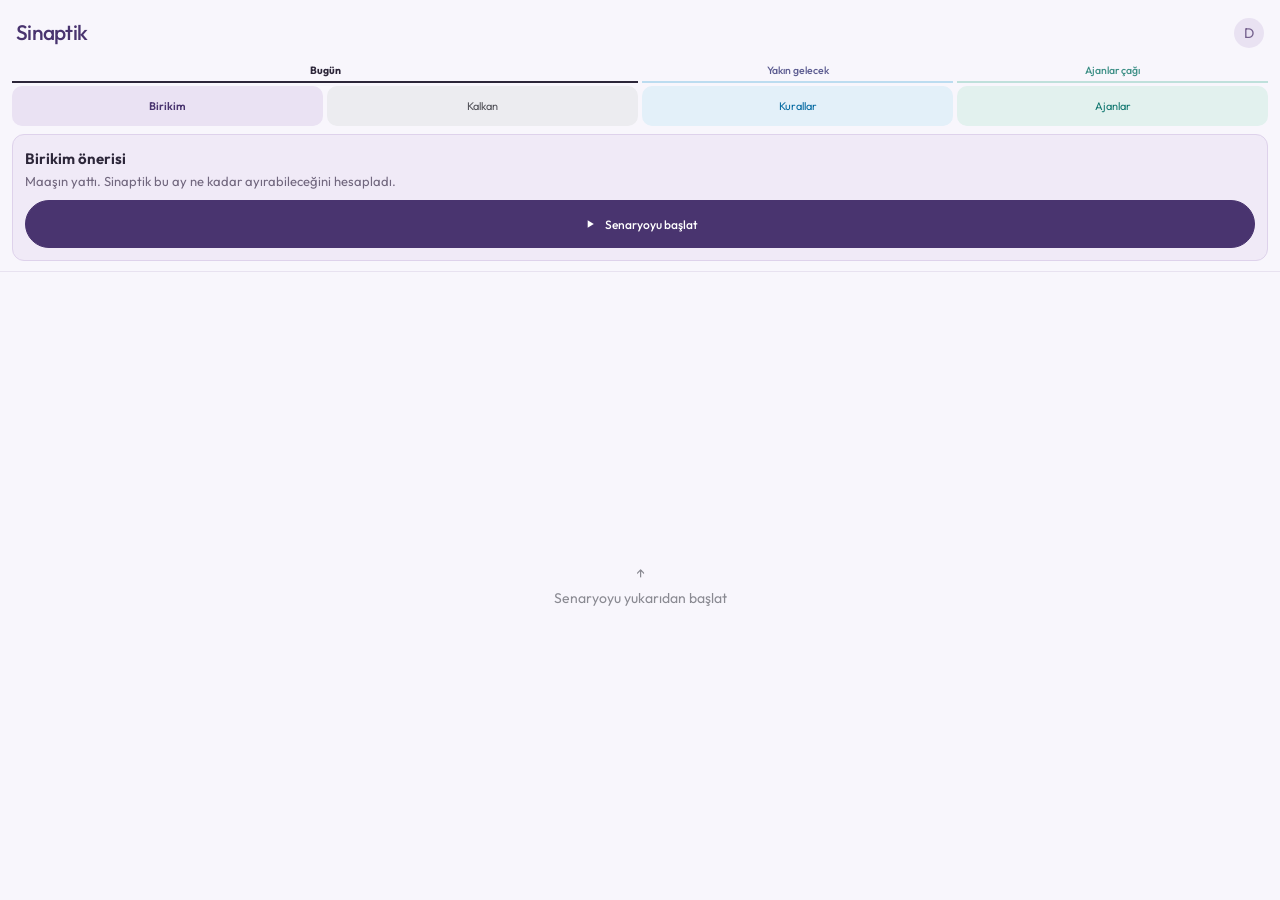
<file: index.html>
<!DOCTYPE html>
<html lang="tr">
<head>
<meta charset="utf-8">
<meta name="robots" content="noindex,nofollow,noarchive">
<script>
(function () {
  var q = new URLSearchParams(location.search);
  var keys = ["view", "phone", "kisa", "scenario", "era", "study", "brand"];
  if (!keys.some(function (k) { return q.has(k); })) {
    location.replace("index.html?view=jury&kisa=1&phone=1&brand=independent" + (location.search ? "&" + location.search.slice(1) : "") + "#demo");
  }
})();
</script>
<script>(function(){var q=new URLSearchParams(location.search);if(q.toString()&&q.get("brand")!=="independent"){q.set("brand","independent");location.replace(location.pathname+"?"+q.toString()+location.hash);}})();</script>
<style>#tour-contact { display: none !important; }</style>
<meta name="viewport" content="width=device-width, initial-scale=1">
<title>Sinaptik demo</title>
<link rel="icon" href="data:,">
<meta name="description" content="Sinaptik, ödemelerin ve güvenlik payından sonra birikime ayırabileceğin tutarı gösteren bir finans deneyimi prototipi. Erken erişim listesine katıl.">
<meta name="theme-color" content="#34265C">
<meta http-equiv="Cache-Control" content="no-cache, no-store, must-revalidate">
<meta http-equiv="Pragma" content="no-cache">
<meta http-equiv="Expires" content="0">
<link rel="stylesheet" href="css/style.css?v=20261109-feyz-2">
<link rel="stylesheet" href="css/landing.css?v=20261031-sinaptik-1">
<link rel="stylesheet" href="css/independent-preview.css?v=20261029-fintech-2">
<script>
(function () {
  var q = new URLSearchParams(location.search);
  document.documentElement.dataset.landing = String(!["view", "phone", "kisa", "scenario", "era", "study"].some(function (key) { return q.has(key); }));
  document.documentElement.dataset.independent = String(q.get("brand") === "independent");
})();
</script>
</head>
<body>
<a class="landing-skip landing-only" href="#top">İçeriğe geç</a>

<header class="nav">
  <div class="wrap nav-in">
    <a class="brand" href="#top" aria-label="Sinaptik ana sayfa"><span class="landing-mark" aria-hidden="true">↗</span><span class="brand-name" id="brand-name">Sinaptik</span><span class="brand-tag">Parana biraz daha alan.</span></a>
    <nav class="links" aria-label="Bölümler">
      <a href="#problem">Neler sunuyor?</a>
      <a href="#nasil-calisir">Nasıl çalışır?</a>
      <a href="#demo">Ön gösterim</a>
    </nav>
    <a class="btn primary small landing-nav-cta" href="#erken-erisim" data-landing-cta="nav">Erken erişime katıl</a>
  </div>
</header>

<main id="top" tabindex="-1">
<section class="hero">
  <div class="wrap landing-hero-grid">
    <div>
      <p class="kicker">Bağımsız finans asistanın</p>
      <h1>Hayatına yer aç.<br><em>Birikimine de.</em></h1>
      <p class="lead">Ayın ödemeleri, beklenmedik giderler, yapmak istediklerin… Sinaptik, hepsini birlikte düşünerek birikime ne kadar ayırabileceğini gösteren bağımsız bir finans deneyimi. Son söz her zaman sende.</p>
      <div class="hero-actions">
        <a class="btn white" href="#erken-erisim" data-landing-cta="hero">Erken erişime katıl <span aria-hidden="true">↗</span></a>
        <a class="landing-text-link" href="#demo">Ön gösterimi incele <span aria-hidden="true">↓</span></a>
      </div>
      <p class="landing-hero-note">Erken aşamadayız. Bir sonraki adımı birlikte tasarlayalım.</p>
    </div>
    <div class="landing-hero-video landing-only">
      <video id="landing-brand-video" controls playsinline preload="none" poster="media/sinaptik-animation-2x-poster.jpg" width="1280" height="720" tabindex="0" aria-label="Sinaptik videosu">
        <source src="media/sinaptik-animation-2x.mp4" type="video/mp4">
        Tarayıcın videoyu oynatamıyor. <a href="media/sinaptik-animation-2x.mp4">Videoyu aç.</a>
      </video>
    </div>
  </div>
</section>

<section id="problem" class="section">
  <div class="wrap">
    <p class="eyebrow">Günlük para kararlarında yanında</p>
    <h2>Paran için daha az hesap.<br>Hayatın için daha çok alan.</h2>
    <p class="intro">Sinaptik’i, paranın günlük hayatına ayak uydurması için tasarlıyoruz.</p>
    <div class="landing-features">
      <article><span class="landing-feature-number">01 / BİRİKİM</span><h3>Ayırabileceğin tutarı gör.</h3><p>Ödemelerini ve güvenlik payını hesaba katan önerinin nedenini incele. Sana uygun değilse tutarı değiştir.</p></article>
      <article><span class="landing-feature-number">02 / DEĞİŞEN KOŞULLAR</span><h3>Planın hayatına uysun.</h3><p>Kart ekstren veya beklenmedik bir gider geldiğinde, birikime ayırabileceğin tutarın nasıl değiştiğini gör.</p></article>
      <article><span class="landing-feature-number">03 / KONTROL</span><h3>Son kararı sen ver.</h3><p>Öneriyi kabul et, düzenle ya da ertele. Prototipte bir para hareketi için tutarı ve yönünü görerek iki adımda onay ver.</p></article>
      <article><span class="landing-feature-number">04 / İŞLEM ANI</span><h3>Göndermeden önce durup bak.</h3><p>Kurgusal şüpheli transfer örneğinde hangi işaretlerin dikkat gerektirdiğini ve destek adımını incele.</p></article>
    </div>
  </div>
</section>

<section id="nasil-calisir" class="section alt landing-only">
  <div class="wrap">
    <p class="eyebrow">Nasıl çalışır?</p>
    <h2>Öneriden karara, üç kısa adım.</h2>
    <ol class="landing-steps">
      <li><span>1</span><h3>Önerini gör.</h3><p>Ödemelerinden ve güvenlik payından sonra ne kadar ayırabileceğini incele.</p></li>
      <li><span>2</span><h3>Kendine göre düzenle.</h3><p>Neden bu tutarın önerildiğini aç. İstersen tutarı değiştir ya da şimdilik ayırma.</p></li>
      <li><span>3</span><h3>Onayla, sonucunu gör.</h3><p>İşlemi kontrol ederek onayla. Koşullar değişirse güncellenen öneriye yeniden karar ver.</p></li>
    </ol>
    <div class="landing-section-cta"><a class="btn primary" href="#erken-erisim" data-landing-cta="features">Erken erişime katıl <span aria-hidden="true">↗</span></a><span>İlk prototip testleri için iletişimde kalalım.</span></div>
  </div>
</section>

<!-- 3. Demo -->
<section id="demo" class="section alt">
  <div class="wrap">
    <p class="eyebrow">Ürün ön gösterimi</p>
    <h2>Beş sahne.<br>Kontrolün sende olduğu bir gelecek.</h2>
    <p class="intro">Birikimden değişen ödemelere, şüpheli bir işlemden kendi koyduğun kurallara. Kısa, etkileşimli deneyimi incele.</p>
    <p class="landing-preview-note landing-only">Bu bir geliştirme prototipidir. Veriler ve işlemler kurgusaldır. Gerçek hesabına, banka sistemlerine veya bir yapay zekâ modeline bağlı değildir.</p>

    <div class="landing-showcase landing-only">
      <div class="landing-demo-copy">
        <span class="landing-demo-tag">SİNAPTİK / ETKİLEŞİMLİ ÖN GÖSTERİM</span>
        <h3>Sen seç.<br>Sinaptik’in yaklaşımını gör.</h3>
        <p>Üstteki dört sahneden birini seç. Her örneği hazır olduğunda kendin başlat.</p>
        <div class="landing-demo-points"><p><span>01—02</span>Birikim, ekstre ve işlem anı</p><p><span>03—04</span>Kurallar ve ajanlar · gelecek vizyonu</p></div>
        <p class="landing-demo-disclaimer">Kurgusal hesaplar ve işlemler. Gerçek banka bağlantısı veya para hareketi yok.</p>
        <a class="btn primary" href="#erken-erisim" data-landing-cta="demo">Erken erişime katıl <span aria-hidden="true">↗</span></a>
      </div>
      <div class="landing-device"><div class="landing-device-top"><span>Sinaptik</span><span>Kurgusal demo <i aria-hidden="true"></i></span></div><iframe id="landing-short-preview" title="Sinaptik kısa ürün demosu: Birikim, Kalkan, Kurallar ve Ajanlar" data-preview-src="juri-canli-kisa.html?brand=independent" loading="lazy"></iframe></div>
    </div>
    <div class="demo-grid legacy-prototype">
      <div class="phone-col">
        <div class="phone" id="phone" aria-label="Telefon demosu">
          <div class="statusbar"><span>9:00</span><span class="notch"></span><span>%87</span></div>
          <div class="screen" id="screen"></div>
          <div id="tabbar"></div>
        </div>
        <button type="button" class="btn line-dark small" id="reset-demo">Demoyu baştan başlat</button>
      </div>
      <aside class="trace" id="trace" aria-label="Demo hikâyesi ve isteğe bağlı ayrıntılar"></aside>
    </div>
  </div>
</section>

<section id="akbank" class="section">
  <div class="wrap landing-faq-layout">
    <div><p class="eyebrow">Merak ettiklerin</p><h2>Denemeden önce.</h2><p class="intro">Sinaptik’i kullanıcılarla birlikte geliştiriyoruz.</p></div>
    <div class="landing-faq">
      <details><summary>Sinaptik kimler için?</summary><p>Düzenli geliri olmasına rağmen ödemelerden sonra ne kadar birikim yapabileceğini kestirmekte zorlanan ve para kararlarında kontrolü korumak isteyen kişiler için tasarlanıyor.</p></details>
      <details><summary>Şu anda gerçek hesabımla kullanabilir miyim?</summary><p>Henüz hayır. Burada yalnız kurgusal verilerle çalışan bir prototip var. Gerçek banka bağlantısı, gerçek para hareketi ve canlı yapay zekâ entegrasyonu bulunmuyor.</p></details>
      <details><summary>Erken erişime katılınca ne olacak?</summary><p>E-posta adresini erken erişim listesine bırakacaksın. Prototipi denemen ve geri bildirim vermen için seninle iletişime geçeceğiz. Bu kayıt bir banka hesabı veya yatırım hesabı açmaz.</p></details>
      <details><summary>Sinaptik bir banka mı?</summary><p>Sinaptik, bağımsız bir fintech girişimi olarak tasarlanan bir finans asistanı projesidir. Şu anda geliştirme aşamasındayız. Buradaki demo hesap açmaz, para tutmaz ve gerçek işlem yapmaz.</p></details>
      <details><summary>Buradaki hangi deneyimler geliştirme aşamasında?</summary><p>Birikim, ekstre ve şüpheli işlem akışları kurgusal işlem simülasyonlarıdır. Kurallara göre otomasyon ve diğer ajanlarla çalışma ekranları gelecek deneyim önerileridir. Kullanıma açılmış hizmetler olarak sunulmaz.</p></details>
    </div>
  </div>
</section>

<section id="olcum" class="landing-research">
  <div class="wrap"><p><b>Dinleyerek geliştiriyoruz.</b> Sinaptik’in problem keşfi 16 kullanıcı görüşmesine dayanıyor. Prototip kullanıcı geri bildirimleriyle geliştiriliyor. Bu çalışmalar, pazar talebinin veya finansal faydanın doğrulandığı anlamına gelmiyor.</p></div>
</section>

<section id="erken-erisim" class="section landing-only landing-signup">
  <div class="wrap landing-signup-grid">
    <div><p class="eyebrow">Bir sonraki adımı birlikte atalım</p><h2>Sinaptik’i ilk deneyenlerden ol.</h2><p class="intro">Erken erişim listesine katıl. Prototipi denemen ve deneyimini bizimle paylaşman için sana e-posta ile ulaşalım.</p><p class="landing-signup-note">Tek ihtiyacımız e-posta adresin.</p></div>
    <form id="early-access-form" class="landing-form" method="post" action="/api/early-access" aria-describedby="early-access-privacy">
      <label for="early-access-email">E-posta adresin</label>
      <input id="early-access-email" type="email" name="email" autocomplete="email" inputmode="email" maxlength="254" placeholder="ornek@eposta.com" required>
      <label class="landing-consent"><input type="checkbox" name="consent" required><span>Erken erişim ve prototip testine davet edilmek için e-posta ile iletişim kurulmasını kabul ediyorum.</span></label>
      <button type="submit" class="btn primary" id="early-access-submit">Erken erişime katıl <span aria-hidden="true">↗</span></button>
      <p id="early-access-privacy">E-posta adresini yalnız erken erişim daveti ve prototip testi iletişimi için kullanacağız. Banka veya hesap bilgisi istemiyoruz.</p>
      <p id="early-access-status" role="status" aria-live="polite" tabindex="-1"></p>
      <noscript><p>Bu formu göndermek için JavaScript’i etkinleştirmen gerekiyor.</p></noscript>
    </form>
  </div>
</section>

</main>

<footer class="footer">
  <div class="wrap">
    <div class="landing-footer-brand"><span class="landing-mark" aria-hidden="true">↗</span><b>Sinaptik</b><span>Birikim, artan paraya kalmasın.</span></div>
    <p>© 2026 Sinaptik · Bağımsız fintech projesi. Geliştirme aşamasındadır. Ön gösterimdeki tüm hesaplar ve işlemler kurgusaldır.</p>
  </div>
</footer>

<script src="js/data.js?v=20261118-juri-2"></script>
<script src="js/presentation.js?v=20261119-juri-4"></script>
<script src="js/telemetry.js?v=20261014-study-1"></script>
<script src="js/agent.js?v=20261119-juri-4"></script>
<script src="js/independent-brand.js?v=20261031-sinaptik-1"></script>
<script src="js/phone.js?v=20261119-juri-4"></script>
<script src="js/page.js?v=6"></script>
<script src="js/selftest.js?v=5"></script>
<script src="js/landing.js?v=20261031-sinaptik-1"></script>
</body>
</html>
</file>
<file: css/style.css>
/* ===== Yazı tipi: yerel, dış sunucu yok. Aday: Outfit. Değiştirmek için --font değişkenini ve @font-face adını güncelle. ===== */
@font-face {
  font-family: "Outfit";
  src: url("../fonts/outfit-latin-ext.woff2") format("woff2");
  font-weight: 100 900; font-display: swap;
  unicode-range: U+0100-02BA, U+02BD-02C5, U+02C7-02CC, U+02CE-02D7, U+02DD-02FF, U+0304, U+0308, U+0329, U+1D00-1DBF, U+1E00-1E9F, U+1EF2-1EFF, U+2020, U+20A0-20AB, U+20AD-20C0, U+2113, U+2C60-2C7F, U+A720-A7FF;
}
@font-face {
  font-family: "Outfit";
  src: url("../fonts/outfit-latin.woff2") format("woff2");
  font-weight: 100 900; font-display: swap;
  unicode-range: U+0000-00FF, U+0131, U+0152-0153, U+02BB-02BC, U+02C6, U+02DA, U+02DC, U+0304, U+0308, U+0329, U+2000-206F, U+20AC, U+2122, U+2191, U+2193, U+2212, U+2215, U+FEFF, U+FFFD;
}

:root {
  --font: "Outfit", -apple-system, "Segoe UI", Roboto, Helvetica, Arial, sans-serif;
  --red: #DC0105;
  --red-dark: #B80004;
  --ink: #1D1D1F;
  --ink2: #6E6E73;
  --bg: #FFFFFF;
  --bg2: #F5F5F7;
  --line: #E5E5EA;
  --warn: #B54708; /* 18 Ekim: uyarılar Akbank kırmızısından ayrışsın */
  --warn-line: #F79009;
  --warn-bg: #FFFAEB;
  --warn-border: #FEDF89;
  --green: #137333; /* WCAG AA: beyazda 5,95:1, #f6f6f8 üzerinde 5,52:1 */
  --radius: 14px;
}

* { box-sizing: border-box; }
html { scroll-behavior: smooth; scroll-padding-top: 76px; }
body { margin: 0; font-family: var(--font); font-size: 16px; line-height: 1.55; color: var(--ink); background: var(--bg); -webkit-font-smoothing: antialiased; }
h1, h2, h3, p, ul, ol, dl, dd { margin: 0; }
.wrap { width: min(1120px, 92vw); margin: 0 auto; }
button { font-family: inherit; }

/* ===== Üst çubuk ===== */
.nav { position: sticky; top: 0; z-index: 20; background: rgba(255,255,255,.94); backdrop-filter: blur(8px); border-bottom: 1px solid var(--line); }
.nav-in { display: flex; align-items: center; justify-content: space-between; height: 64px; }
.brand { display: flex; align-items: center; gap: 12px; text-decoration: none; color: var(--ink); }
.brand-name { font-size: 24px; font-weight: 600; letter-spacing: -.01em; color: var(--red); }
.brand-tag { font-size: 12px; font-weight: 500; color: var(--ink2); border-left: 1px solid var(--line); padding-left: 12px; }
.links { display: flex; gap: 24px; }
.links a { color: var(--ink2); text-decoration: none; font-size: 15px; }
.links a:hover { color: var(--red); }

/* ===== Açılış ===== */
.hero { background: radial-gradient(circle at 85% 20%, rgba(255,255,255,.14), transparent 45%), linear-gradient(135deg, var(--red) 0%, var(--red-dark) 100%); color: #fff; padding: 96px 0 104px; }
.kicker { font-size: 14px; font-weight: 500; letter-spacing: .1em; text-transform: uppercase; opacity: .9; margin-bottom: 20px; }
.hero h1 { font-size: clamp(36px, 5.6vw, 64px); line-height: 1.12; font-weight: 300; letter-spacing: -.02em; max-width: 14em; }
.lead { font-size: clamp(18px, 2vw, 22px); font-weight: 300; line-height: 1.5; max-width: 34em; margin-top: 24px; opacity: .96; }
.hero-actions { display: flex; gap: 14px; margin-top: 36px; flex-wrap: wrap; }

/* ===== Butonlar ===== */
.btn { display: inline-flex; align-items: center; justify-content: center; min-height: 44px; padding: 0 22px; border-radius: 999px; border: 1.5px solid transparent; font-size: 16px; font-weight: 500; cursor: pointer; text-decoration: none; transition: background .15s, color .15s, border-color .15s; }
.btn.white { background: #fff; color: var(--red); }
.btn.white:hover { background: #f3f3f3; }
.btn.line { border-color: rgba(255,255,255,.7); color: #fff; background: transparent; }
.btn.line:hover { background: rgba(255,255,255,.12); }
.btn.line-dark { border-color: var(--line); color: var(--ink); background: #fff; }
.btn.line-dark:hover { border-color: var(--ink2); }
.btn.small { min-height: 40px; font-size: 14px; }
.btn.primary { background: var(--red); color: #fff; }
.btn.primary:hover { background: var(--red-dark); }
.btn.outline { background: #fff; border-color: var(--red); color: var(--red); }
.btn.outline:hover { background: #fff5f5; }
.btn.ghost { background: transparent; color: var(--ink2); }
.btn.ghost:hover { color: var(--ink); background: var(--bg2); }
.btn:focus-visible, .link:focus-visible, .tab:focus-visible, .links a:focus-visible { outline: 3px solid #1a73e8; outline-offset: 2px; }

/* ===== Bölümler ===== */
.section { padding: 88px 0; }
.section.alt { background: var(--bg2); }
.eyebrow { font-size: 13px; font-weight: 600; letter-spacing: .1em; text-transform: uppercase; color: var(--red); margin-bottom: 12px; }
h2 { font-size: clamp(28px, 3.6vw, 40px); line-height: 1.2; font-weight: 300; letter-spacing: -.015em; max-width: 22em; }
.intro { font-size: 18px; color: var(--ink2); margin-top: 16px; max-width: 42em; }
.intro b { color: var(--ink); font-weight: 600; }
.foot { margin-top: 32px; font-size: 14px; color: var(--ink2); }

/* ===== Problem kartları ===== */
.cards4 { display: grid; grid-template-columns: repeat(4, 1fr); gap: 16px; margin-top: 40px; }
.pcard { background: #fff; border: 1px solid var(--line); border-radius: var(--radius); padding: 24px; display: flex; flex-direction: column; gap: 14px; }
.pcard h3 { font-size: 20px; font-weight: 600; }
.pcard p { color: var(--ink2); font-size: 15px; }
.stats, .evlist { list-style: none; padding: 0; display: flex; flex-direction: column; gap: 14px; margin-top: auto; }
.st-top, .ev-top { display: flex; justify-content: space-between; gap: 12px; font-size: 14px; line-height: 1.35; }
.st-top b, .ev-top b { white-space: nowrap; font-variant-numeric: tabular-nums; color: var(--red); }
.st-top small { font-weight: 400; color: var(--ink2); }
.bar { height: 6px; background: var(--bg2); border-radius: 999px; overflow: hidden; margin-top: 7px; }
.bar i { display: block; height: 100%; background: var(--red); border-radius: 999px; }

/* ===== Demo ===== */
.demo-grid { display: grid; grid-template-columns: minmax(0, 400px) minmax(0, 1fr); gap: 56px; align-items: start; margin-top: 44px; }
.phone-col { display: flex; flex-direction: column; align-items: center; gap: 18px; position: sticky; top: 88px; }
.phone { width: 380px; height: 780px; background: #fff; border-radius: 48px; border: 12px solid #1d1d1f; box-shadow: 0 30px 60px rgba(0,0,0,.18); display: flex; flex-direction: column; overflow: hidden; }
.statusbar { display: flex; justify-content: space-between; align-items: center; padding: 12px 24px 6px; font-size: 14px; font-weight: 600; background: #f7f7f9; }
.notch { width: 120px; height: 30px; background: #1d1d1f; border-radius: 0 0 16px 16px; margin-top: -12px; }
.screen { flex: 1; overflow-y: auto; background: #f7f7f9; padding: 0 0 20px; display: flex; flex-direction: column; }
.tabbar { display: flex; border-top: 1px solid var(--line); background: #fff; padding-bottom: 24px; }
.tab { flex: 1; min-height: 54px; background: none; border: 0; display: flex; flex-direction: column; align-items: center; justify-content: center; gap: 4px; font-size: 11px; color: var(--ink2); cursor: pointer; }
.tab svg { width: 24px; height: 24px; stroke-width: 1.5; }
.tab.on { color: var(--red); font-weight: 600; }
.tab.on svg { fill: currentColor; stroke: none; }

/* Ekran içi */
.top-nav { display: flex; align-items: center; justify-content: space-between; padding: 16px 20px; }
.top-nav h2 { font-size: 18px; font-weight: 600; color: var(--ink); margin: 0; }
.avatar { width: 32px; height: 32px; border-radius: 50%; background: #ddd; }

.screen-in { padding: 0 16px; display: flex; flex-direction: column; gap: 16px; }

.card { background: #fff; border-radius: 20px; padding: 20px; box-shadow: 0 4px 12px rgba(0,0,0,.03); }
.card.offer { padding: 0; overflow: hidden; }
.asistan-header { background: var(--red); color: #fff; padding: 16px 20px 12px; }
.asistan-header h3 { font-size: 17px; font-weight: 600; margin: 0; display: flex; justify-content: space-between; }
.asistan-header p { font-size: 13px; opacity: 0.92; margin-top: 2px; }
.asistan-body { background: linear-gradient(180deg, #ffeaea 0%, #fff 40%); padding: 16px; position: relative; }

/* ===== Asistan Carousel Track & Slides ===== */
.carousel-viewport {
  overflow: hidden;
  position: relative;
  width: 100%;
  border-radius: 12px;
  touch-action: pan-y;
  cursor: grab;
  user-select: none;
}
.carousel-viewport:active {
  cursor: grabbing;
}

.carousel-track {
  display: flex;
  width: 100%;
  transition: transform 0.32s cubic-bezier(0.25, 1, 0.5, 1);
  will-change: transform;
}

.carousel-slide {
  flex: 0 0 100%;
  width: 100%;
  box-sizing: border-box;
  padding: 2px;
}

/* 4-segment Story Progress Indicators */
.carousel-indicators {
  display: flex;
  gap: 6px;
  padding-top: 10px;
}

.indicator-bar {
  flex: 1;
  height: 4px;
  background: rgba(255, 255, 255, 0.35);
  border: 0;
  border-radius: 2px;
  cursor: pointer;
  padding: 0;
  transition: background 0.25s ease, transform 0.2s ease;
}

.indicator-bar:hover {
  background: rgba(255, 255, 255, 0.65);
}

.indicator-bar.active {
  background: #ffffff;
  transform: scaleY(1.25);
}

.indicator-bar.resolved {
  background: rgba(255, 255, 255, 0.85);
}

/* Floating Non-Blocking Undo Toast */
.undo-toast, .action-toast {
  position: absolute;
  bottom: 12px;
  left: 16px;
  right: 16px;
  background: #1d1d1f;
  color: #ffffff;
  padding: 10px 16px;
  border-radius: 999px;
  display: flex;
  align-items: center;
  justify-content: space-between;
  font-size: 13px;
  font-weight: 500;
  box-shadow: 0 4px 16px rgba(0, 0, 0, 0.28);
  z-index: 30;
  animation: toastSlideUp 0.25s cubic-bezier(0.16, 1, 0.3, 1);
}

@keyframes toastSlideUp {
  0% { transform: translate3d(0, 20px, 0); opacity: 0; }
  100% { transform: translate3d(0, 0, 0); opacity: 1; }
}

.undo-toast-btn, .btn-undo-toast {
  background: transparent;
  border: 0;
  color: #ff5252;
  font-weight: 600;
  text-decoration: underline;
  cursor: pointer;
  padding: 4px 8px;
  font-size: 13px;
}

.undo-toast-btn:hover, .btn-undo-toast:hover {
  color: #ff7b7b;
}

/* Card Status Badges */
.card-status-badge {
  display: inline-flex;
  align-items: center;
  gap: 4px;
  padding: 3px 8px;
  border-radius: 999px;
  font-size: 11px;
  font-weight: 600;
  margin-bottom: 8px;
}

.card-status-badge.accepted {
  background: #e6f4ea;
  color: var(--green);
}

.card-status-badge.skipped {
  background: #f1f3f4;
  color: var(--ink2);
}

.trust-badge {
  font-size: 12px;
  color: var(--ink2);
  display: inline-flex;
  align-items: center;
  gap: 4px;
}

.sg-box { background: #fff; border-radius: 12px; padding: 16px; box-shadow: 0 2px 8px rgba(0,0,0,.04); }
.amount { font-size: 32px; font-weight: 600; letter-spacing: -.02em; color: var(--ink); margin: 8px 0; }
.note { font-size: 13px; color: var(--ink2); margin-top: 12px; }
.actions { display: flex; flex-direction: column; gap: 8px; margin-top: 20px; }
.btn { border-radius: 9999px; }
.btn.pill { width: 100%; min-height: 48px; }

.why { background: var(--bg2); padding: 16px; border-radius: 12px; margin: 16px 0; font-size: 14px; }
.rows { margin: 0; display: flex; flex-direction: column; gap: 8px; }
.rows div { display: flex; justify-content: space-between; }
.rows dt { color: var(--ink2); }
.rows .total { border-top: 1px solid var(--line); padding-top: 8px; font-weight: 600; margin-top: 4px; }
.rows .total dt { color: var(--ink); }

.balance-card { background: #fff; border-radius: 16px; padding: 20px; box-shadow: 0 4px 12px rgba(0,0,0,.03); }
.balance-card .eyebrow { font-size: 13px; color: var(--ink2); margin-bottom: 4px; text-transform: none; letter-spacing: normal; }
.balance-card .amount { font-size: 28px; font-weight: 600; margin: 0; }


.hello { padding: 8px 4px 0; }
.hello .sub { font-size: 22px; font-weight: 500; }
.hello .date { font-size: 14px; color: var(--ink2); }
.card { background: #fff; border-radius: var(--radius); padding: 18px; display: flex; flex-direction: column; gap: 12px; box-shadow: 0 1px 2px rgba(0,0,0,.04); }
.card h3 { font-size: 18px; font-weight: 600; }
.card .eyebrow { margin: 0; font-size: 12px; }
.card.account { border-left: 4px solid var(--red); }
.balance { font-size: 32px; font-weight: 600; letter-spacing: -.01em; font-variant-numeric: tabular-nums; }
.card.offer .amount { font-size: 44px; font-weight: 600; line-height: 1.05; color: var(--red); letter-spacing: -.02em; font-variant-numeric: tabular-nums; }
.card.muted { background: #fafafa; border: 1px dashed var(--line); }
.card.muted p, .note { font-size: 14px; color: var(--ink2); }
.receipt-head { display: flex; gap: 12px; align-items: center; }
.receipt-head svg { width: 34px; height: 34px; flex: none; }
.receipt-head .sub { font-size: 14px; color: var(--ink2); }
.link { align-self: flex-start; background: none; border: 0; padding: 4px 0; font-size: 15px; font-weight: 500; color: var(--red); cursor: pointer; min-height: 32px; }
.link:hover { text-decoration: underline; }
.actions { display: flex; flex-direction: column; gap: 8px; }
.actions .btn { width: 100%; }

.rows { display: flex; flex-direction: column; font-size: 15px; }
.rows > div { display: flex; justify-content: space-between; gap: 12px; padding: 9px 0; border-bottom: 1px solid var(--line); }
.rows > div:last-child { border-bottom: 0; }
.rows dt { color: var(--ink2); }
.rows dd { text-align: right; font-variant-numeric: tabular-nums; }
.rows .total { font-weight: 600; }
.rows .total dt { color: var(--ink); }
.rows .strong { font-weight: 600; font-size: 17px; }
.why { background: var(--bg2); border-radius: 10px; padding: 8px 12px 12px; }

.slider { display: flex; flex-direction: column; gap: 6px; font-size: 14px; color: var(--ink2); }
.slider input { width: 100%; accent-color: var(--red); height: 32px; }
.slider output { font-size: 18px; font-weight: 600; color: var(--ink); }

.list { display: flex; flex-direction: column; }
.li { display: flex; justify-content: space-between; gap: 10px; padding: 10px 0; border-bottom: 1px solid var(--line); font-size: 15px; font-variant-numeric: tabular-nums; }
.li:last-child { border-bottom: 0; }
.li small { display: block; font-size: 12px; color: var(--ink2); }
.li .pos, .pos { color: var(--green); }

/* ===== İzlenebilirlik paneli ===== */
.trace { background: #fff; border: 1px solid var(--line); border-radius: var(--radius); padding: 32px; display: flex; flex-direction: column; gap: 14px; position: sticky; top: 88px; min-height: 360px; }
.trace h3 { font-size: 15px; font-weight: 600; color: var(--ink2); letter-spacing: .02em; margin-top: 8px; }
.trace h3 small { font-weight: 400; }
.trace p { font-size: 20px; line-height: 1.45; font-weight: 300; }
.trace .eyebrow { margin: 0; }
.trace .evlist { margin-top: 4px; }

/* ===== Akbank'a oturma ===== */
.flow { display: grid; grid-template-columns: 1fr auto 1fr auto 1fr auto 1fr; align-items: stretch; gap: 10px; margin-top: 40px; }
.node { background: #fff; border: 1px solid var(--line); border-radius: var(--radius); padding: 20px; display: flex; flex-direction: column; gap: 6px; }
.node b { font-size: 17px; font-weight: 600; }
.node span { font-size: 14px; color: var(--ink2); }
.node.hi { border-color: var(--red); box-shadow: 0 0 0 3px rgba(220,1,5,.08); }
.node.hi b { color: var(--red); }
.arrow { align-self: center; color: var(--ink2); font-size: 24px; }

/* ===== Ölçüm ve pilot ===== */
.metrics { display: grid; grid-template-columns: repeat(3, 1fr); gap: 16px; margin-top: 36px; }
.metrics > div { background: #fff; border: 1px solid var(--line); border-radius: var(--radius); padding: 20px; display: flex; flex-direction: column; gap: 4px; }
.metrics b { font-size: 17px; font-weight: 600; }
.metrics span { font-size: 14px; color: var(--ink2); }
.pilot-title { font-size: 22px; font-weight: 500; margin-top: 48px; }
.pilot { list-style: none; padding: 0; margin: 20px 0 0; display: grid; grid-template-columns: repeat(3, 1fr); gap: 16px; }
.pilot li { background: #fff; border-left: 4px solid var(--red); border-radius: 10px; padding: 18px 20px; display: flex; flex-direction: column; gap: 4px; }
.pilot b { font-size: 17px; font-weight: 600; }
.pilot span { font-size: 14px; color: var(--ink2); }

/* ===== Alt bilgi ve test kutusu ===== */
.footer { padding: 36px 0; border-top: 1px solid var(--line); font-size: 14px; color: var(--ink2); }
.test-box { position: fixed; right: 12px; bottom: 12px; z-index: 50; background: #1d1d1f; color: #fff; font-size: 13px; padding: 10px 14px; border-radius: 12px; display: flex; gap: 10px; align-items: center; }
.test-box button { background: #fff; color: #1d1d1f; border: 0; border-radius: 8px; padding: 6px 10px; cursor: pointer; font-size: 12px; }

/* ===== Duyarlı ===== */
@media (max-width: 1000px) {
  .cards4 { grid-template-columns: repeat(2, 1fr); }
  .demo-grid { grid-template-columns: minmax(0, 1fr); gap: 32px; }
  .phone-col, .trace { position: static; }
  .flow { grid-template-columns: 1fr; }
  .arrow { transform: rotate(90deg); justify-self: center; }
  .metrics, .pilot { grid-template-columns: 1fr; }
  .links { display: none; }
}
@media (max-width: 520px) {
  .cards4 { grid-template-columns: 1fr; }
  .phone { width: 100%; max-width: 380px; height: 720px; }
  .hero { padding: 64px 0 72px; }
  .section { padding: 56px 0; }
  .brand-tag { display: none; }
}
@media (prefers-reduced-motion: reduce) { 
  html { scroll-behavior: auto; } 
  * { transition: none !important; }
  .carousel-track { transition: none !important; }
  .undo-toast, .action-toast { animation: none !important; }
  #approve-plan, .approve-sent, #task-receipt, .fund-confirm { animation: none !important; }
}

/* Ajan v1. Görünüm kökleri kalıcıdır; form odağı motor güncellemelerinde korunur. */
[hidden] { display: none !important; }
.sr-only { position: absolute; width: 1px; height: 1px; padding: 0; margin: -1px; overflow: hidden; clip-path: inset(50%); white-space: nowrap; }
input, select { font: inherit; }
button:disabled { opacity: .55; cursor: default; }
button:focus-visible, input:focus-visible, select:focus-visible, a:focus-visible { outline: 3px solid #1a73e8; outline-offset: 2px; }
.agent-avatar { width: 30px; height: 30px; border-radius: 50%; background: #e9e9ed; text-align: center; line-height: 30px; font-size: 14px; }
.agent-icon { min-width: 44px; min-height: 44px; border: 0; background: transparent; border-radius: 50%; font-size: 22px; cursor: pointer; color: var(--ink); }
.agent-indicators { display: flex; gap: 6px; height: 44px; }
.agent-indicator { border: 0; flex: 1; min-width: 44px; min-height: 44px; padding: 18px 0; background: transparent; cursor: pointer; }
.agent-indicator span { display: block; height: 4px; background: rgba(255,255,255,.42); border-radius: 6px; }
.agent-indicator.on span { background: #fff; height: 5px; }
.agent-carousel-nav { display: flex; justify-content: space-between; align-items: center; font-size: 13px; color: var(--ink2); margin-top: 4px; }
.agent-task-card { display: flex; flex-direction: column; gap: 10px; min-height: 292px; padding: 16px; }
.agent-task-card h3 { font-size: 19px; line-height: 1.25; }
.card.offer .agent-task-card .amount { font-size: 32px; margin: 0; line-height: 1.2; }
.agent-card-note { font-size: 13px; line-height: 1.4; min-height: 55px; overflow-wrap: anywhere; }
.agent-task-card .btn { margin-top: auto; font-size: 14px; }
.agent-status { display: inline-flex; border-radius: 7px; padding: 4px 8px; background: #eceef1; color: #454951; font-size: 12px; font-weight: 600; }
.agent-status.awaiting { color: #9b2708; background: #fff0e5; }
.agent-status.succeeded { color: #14632c; background: #e6f4ea; }
.agent-status.running { color: #135da4; background: #e9f1ff; }
.agent-status.unknown, .agent-status.failed, .agent-status.blocked { color: #a32024; background: #fff0f0; }
.agent-simulation { font-size: 11px; text-align: center; color: var(--ink2); padding-bottom: 4px; }
.agent-muted { font-size: 13px; color: #5e626b; line-height: 1.5; }
.agent-detail-head { display: grid; gap: 8px; font-size: 13px; }
.agent-tabs { display: flex; padding: 4px; background: #e9e9ed; border-radius: 12px; gap: 4px; }
.agent-tabs button { flex: 1; min-height: 44px; border: 0; background: transparent; border-radius: 9px; cursor: pointer; font-size: 14px; }
.agent-tabs button[aria-selected="true"] { background: #fff; color: var(--red); box-shadow: 0 1px 4px #0001; font-weight: 600; }
[role="tabpanel"] { display: flex; flex-direction: column; gap: 14px; }
.agent-box { background: #fff; border: 1px solid var(--line); border-radius: 12px; padding: 16px; display: flex; flex-direction: column; gap: 10px; }
.agent-box h3 { font-size: 16px; font-weight: 600; }
.agent-box p, .agent-box a { font-size: 13px; }
.agent-box a { color: var(--red-dark); }
.agent-box .rows { font-size: 13px; }
.agent-box .rows dt { max-width: 65%; }
.agent-box .rows dd { white-space: nowrap; }
.agent-form { display: flex; flex-direction: column; gap: 10px; }
.agent-form label { font-size: 13px; font-weight: 500; }
.agent-form input:not([type="checkbox"]), .agent-demo-controls select { width: 100%; border: 1px solid #c7c9ce; border-radius: 10px; min-height: 44px; padding: 10px 12px; background: #fff; color: var(--ink); }
.agent-form .btn { font-size: 13px; padding-inline: 12px; }
.agent-checkbox { display: flex; gap: 10px; align-items: flex-start; padding: 12px; border: 1px solid var(--line); background: #fff; border-radius: 10px; }
.agent-checkbox input { width: 20px; height: 20px; flex-shrink: 0; margin: 3px 0; accent-color: var(--red); }
.agent-plan-amount { font-size: 24px !important; color: var(--red); font-weight: 600; }
.agent-receipt { padding: 14px; border: 1px solid #b8ddc3; background: #edf8f0; border-radius: 12px; font-size: 13px; overflow-wrap: anywhere; }
.agent-legal { font-size: 12px; color: #5e626b; border-top: 1px solid var(--line); padding-top: 12px; }
.agent-legal p { margin-top: 8px; }
.agent-message { font-size: 13px; margin: 12px 16px 0; padding: 10px 12px; border: 1px solid var(--line); border-radius: 10px; background: #fff; }
.agent-tab-icon { font-size: 22px; line-height: 24px; }
.agent-timeline { list-style: none; margin: 12px 0 0; padding: 0 0 0 10px; }
.agent-timeline li { padding: 0 0 18px 16px; border-left: 2px solid #dddfe4; position: relative; font-size: 13px; overflow-wrap: anywhere; }
.agent-timeline li::before { content: ""; position: absolute; width: 8px; height: 8px; background: var(--red); border-radius: 50%; left: -5px; top: 7px; }
.agent-timeline p { font-size: 12px; margin-top: 4px; color: #5e626b; }
.agent-log-meta { color: #6e6e73; font-size: 11px; margin-bottom: 3px; }
.agent-ledger-row { display: grid; grid-template-columns: 1fr auto; gap: 6px; padding: 12px 0; border-bottom: 1px solid var(--line); font-size: 13px; }
.agent-ledger-row small { grid-column: 1 / -1; color: var(--ink2); overflow-wrap: anywhere; }
.agent-ledger-row span.is-credit { color: var(--green); font-weight: 600; }
.agent-ledger-row span.is-debit { color: var(--ink); font-weight: 600; }
.agent-ledger-row span.is-attention { color: var(--red); }
.ledger-attention { grid-column: 1 / -1; margin: 2px 0 0; font-size: 11px; font-weight: 600; color: var(--red-dark); }

/* ===== Hesap Hareketleri Akordiyon ve Semantik Arama ===== */
.ledger-search-box { margin: 12px 0 14px; position: relative; }
.ledger-search-bar { display: flex; align-items: center; border: 1px solid var(--line); border-radius: 12px; background: #fff; padding: 0 12px; transition: border-color .15s, box-shadow .15s; }
.ledger-search-bar:focus-within { border-color: var(--red); box-shadow: 0 0 0 3px rgba(220,1,5,.12); }
.ledger-search-icon { color: var(--ink2); font-size: 16px; margin-right: 8px; flex-shrink: 0; line-height: 1; }
.ledger-search-input { flex: 1; border: none; outline: none; background: transparent; font-size: 13px; color: var(--ink); min-height: 40px; padding: 8px 0; font-family: inherit; }
.ledger-search-input::placeholder { color: #8e8e93; }
.ledger-search-clear { background: transparent; border: none; color: var(--ink2); font-size: 18px; line-height: 1; cursor: pointer; padding: 4px; min-width: 36px; min-height: 36px; border-radius: 50%; display: flex; align-items: center; justify-content: center; }
.ledger-search-clear:hover { color: var(--ink); }

.ledger-day-group { border-bottom: 1px solid var(--line); }
.ledger-day-group:last-child { border-bottom: none; }
.ledger-day-heading { margin: 0; padding: 0; font-size: inherit; font-weight: normal; }
.ledger-day-header { width: 100%; display: flex; align-items: center; justify-content: space-between; gap: 10px; padding: 12px 4px; background: transparent; border: none; text-align: left; cursor: pointer; font-family: inherit; border-radius: 8px; transition: background .12s; min-height: 44px; }
.ledger-day-header:hover { background: rgba(0,0,0,.025); }
.ledger-day-header:focus-visible { outline: 2px solid var(--red); outline-offset: 2px; }
.ledger-day-info { display: flex; flex-direction: column; gap: 2px; }
.ledger-day-title { font-size: 13px; font-weight: 600; color: var(--ink); }
.ledger-day-count { font-size: 11px; color: var(--ink2); }
.ledger-day-meta { display: flex; align-items: center; gap: 8px; }
.ledger-day-total { font-size: 13px; font-weight: 500; color: var(--ink); white-space: nowrap; font-variant-numeric: tabular-nums; }
.ledger-day-total.is-credit { color: var(--green); font-weight: 600; }
.ledger-day-total.is-debit { color: var(--ink); font-weight: 600; }
.ledger-day-total.is-attention { color: var(--red); }
.ledger-day-chevron { display: inline-block; font-size: 11px; color: var(--ink2); transition: transform .2s ease, color .2s ease; transform: rotate(0deg); }
.ledger-day-header[aria-expanded="true"] .ledger-day-chevron { transform: rotate(180deg); color: var(--red); }

.ledger-day-body { padding: 0 4px 8px; }
.ledger-day-body .agent-ledger-row { padding: 10px 0; border-bottom: 1px solid rgba(0,0,0,.04); }
.ledger-day-body .agent-ledger-row:last-child { border-bottom: none; }

.ledger-empty-state { padding: 28px 16px; text-align: center; display: flex; flex-direction: column; align-items: center; gap: 8px; background: #fafafa; border-radius: 12px; margin: 8px 0; }
.ledger-empty-title { font-size: 14px; font-weight: 600; color: var(--ink); }
.trace { padding: 24px; gap: 24px; position: static; }
.trace .agent-demo-controls { display: flex; flex-direction: column; gap: 12px; }
.trace h3 { color: var(--ink); font-size: 22px; margin-top: 0; font-weight: 500; }
.trace .agent-muted { font-size: 13px; font-weight: 400; }
.trace label { font-size: 13px; font-weight: 500; }
.agent-preset-row { display: flex; align-items: center; gap: 8px; }
.agent-preset-row select { flex: 1; min-width: 0; }
.agent-preset-row .btn { white-space: nowrap; padding-inline: 12px; }
.agent-event-buttons { display: grid; grid-template-columns: 1fr 1fr; gap: 8px; }
.agent-event-buttons .btn { padding: 8px 10px; font-size: 12px; text-align: center; min-height: 44px; }
.trace .rows { font-size: 14px; }
.agent-research { border-top: 1px solid var(--line); padding-top: 24px; display: flex; flex-direction: column; gap: 12px; }
.trace .agent-research .eyebrow { font-size: 11px; }
.trace .agent-research p { font-size: 15px; font-weight: 400; }
.trace .agent-research .agent-muted { font-size: 12px; }
.trace .ev-top { font-size: 13px; }
.asistan-body { padding: 12px; }
.card.offer { gap: 0; }
.asistan-header { padding-bottom: 0; }
.balance-card { padding: 14px 18px; }
.balance-card .agent-muted { font-size: 11px; margin-top: 4px; }
.top-nav h2 { font-size: 16px; }
.top-nav { padding: 10px 16px; }
#home-view { gap: 10px; }
#home-view .hello { padding-top: 0; }
#home-view .hello .sub { font-size: 17px; }
#home-view .hello .date { font-size: 11px; }
#home-view .balance-card { padding: 10px 14px; }
#home-view .balance-card .amount { font-size: 24px; }
#home-view .balance-card .eyebrow { font-size: 12px; margin: 0; }
.agent-task-card { min-height: 250px; padding: 12px; gap: 6px; }
.agent-task-card .eyebrow { font-size: 11px; }
.agent-indicators { height: 44px; }
.agent-indicator { min-height: 44px; padding: 18px 0; }
.asistan-header { padding: 12px 16px 0; }
.asistan-body { padding: 10px; }
.phone-col, .trace { min-width: 0; }
.agent-research { overflow-wrap: anywhere; }
@media (max-width: 520px) {
  .trace { padding: 20px; }
  .phone { border-width: 9px; }
  .agent-task-card { min-height: 250px; }
  #home-view .hello { display: none; }
}
@media (prefers-reduced-motion: reduce) {
  *, *::before, *::after { animation: none !important; transition: none !important; scroll-behavior: auto !important; }
}

/* Öneri önce gelir; hesap, ayarlar ve demo araçları kullanıcı açınca görünür. */
.carousel-track { align-items: flex-start; }
.carousel-viewport input, .nudge-why { user-select: text; }
.automatic-payments-list { list-style: none; padding: 0; background: #fff; border: 1px solid var(--line); border-radius: 12px; overflow: hidden; }
.automatic-payment-row { padding: 14px; border-bottom: 1px solid var(--line); }
.automatic-payment-row:last-child { border-bottom: 0; }
.payment-heading { display: flex; justify-content: space-between; align-items: baseline; gap: 10px; font-size: 14px; }
.payment-heading span { white-space: nowrap; font-variant-numeric: tabular-nums; font-weight: 600; }
.automatic-payment-row p { margin-top: 4px; font-size: 12px; color: #5e626b; }
.automatic-payment-row .payment-change { color: var(--red-dark); }
.automatic-payment-row .payment-pending { font-size: 11px; }
.price-increase-notice { padding: 14px; border: 1px solid #efcacb; border-radius: 12px; background: #fff5f5; font-size: 13px; }
.price-increase-notice p { margin-top: 4px; }
.agent-task-card { min-height: 292px; gap: 8px; }
.agent-task-card .eyebrow { margin-bottom: 0; letter-spacing: .06em; }
.agent-task-card h3 { font-size: 18px; font-weight: 500; }
.agent-card-note { min-height: 0; color: #51555e; line-height: 1.5; }
.agent-task-card .btn { margin-top: 6px; }
.nudge-links { display: flex; justify-content: space-between; gap: 8px; }
.nudge-link { border: 0; background: transparent; color: var(--red-dark); font-size: 13px; font-weight: 500; padding: 8px 0; min-height: 44px; cursor: pointer; text-align: left; }
.nudge-link.muted { color: #5e626b; }
.home-settings { align-self: center; min-height: 36px; font-size: 12px; color: #5e626b; }
.nudge-why { border-top: 1px solid var(--line); margin-top: 0; font-size: 13px; }
.nudge-why > summary, .nudge-disclosure > summary, .demo-disclosure > summary { cursor: pointer; min-height: 44px; display: flex; align-items: center; justify-content: space-between; gap: 10px; list-style: none; font-weight: 500; }
.nudge-why > summary::after, .nudge-disclosure > summary::after, .demo-disclosure > summary::after { content: "+"; font-size: 18px; flex-shrink: 0; color: #6e6e73; }
details[open] > summary::after { content: "−"; }
summary::-webkit-details-marker { display: none; }
summary:focus-visible { outline: 3px solid #1a73e8; outline-offset: 2px; border-radius: 4px; }
.nudge-why .rows, #plan-description .rows { font-size: 12px; gap: 0; }
.nudge-why p, #plan-description p, #plan-description a { font-size: 12px; line-height: 1.5; margin-top: 8px; }
.nudge-why .rows > div { gap: 8px; padding: 6px 0; }
.nudge-why .rows dd { white-space: nowrap; }
.nudge-editor { border-top: 1px solid var(--line); padding-top: 12px; }
.nudge-input-row { display: flex; gap: 8px; align-items: center; }
.nudge-input-row input { min-width: 0; flex: 1; }
.nudge-input-row .btn { margin: 0; min-height: 44px; }
.budget-impact { font-size: 12px; line-height: 1.5; color: #51555e; }
.budget-impact.budget-shortfall { color: var(--red-dark); }
.transfer-notice { position: sticky; top: 8px; z-index: 5; display: flex; flex-direction: column; align-items: stretch; gap: 8px; flex-shrink: 0; margin: 0 16px 12px; padding: 10px 12px; border: 1px solid var(--line); border-radius: 12px; background: #fff; box-shadow: 0 3px 12px rgba(0,0,0,.06); }
.transfer-notice-main { display: flex; flex-direction: column; gap: 8px; width: 100%; }
.transfer-notice-header { display: flex; align-items: center; gap: 4px; width: 100%; }
.transfer-notice p { flex: 0 1 auto; min-width: 0; font-size: 12px; line-height: 1.45; color: var(--ink); margin: 0; word-break: normal; overflow-wrap: break-word; }
.transfer-undo { min-height: 32px; flex-shrink: 0; padding: 4px 8px; border: 0; border-radius: 6px; background: transparent; color: var(--red-dark); font: inherit; font-size: 13px; font-weight: 600; cursor: pointer; }
.transfer-notice-actions { display: flex; align-items: center; gap: 8px; width: 100%; margin-top: 2px; }
.transfer-notice-actions[hidden] { display: none !important; }
.transfer-notice:focus-visible { outline: 3px solid #1a73e8; outline-offset: 2px; }
.nudge-review { display: flex; flex-direction: column; gap: 12px; }
.review-card { gap: 10px; }
.review-card .eyebrow { margin-bottom: 0; font-size: 11px; }
.review-card .rows > div { padding: 8px 0; }
.review-card .rows dd { white-space: normal; max-width: 56%; }
.nudge-disclosure { font-size: 13px; border-top: 1px solid var(--line); }
.nudge-disclosure > summary { color: #51555e; }
.nudge-disclosure > .agent-form, .nudge-disclosure > section { padding-top: 8px; }
.nudge-disclosure .agent-form { margin-top: 8px; }
#detail-view { gap: 10px; padding-bottom: 16px; }
#panel-permissions { display: flex; flex-direction: column; gap: 12px; }
.agent-receipt .nudge-disclosure { margin-top: 8px; }
.agent-receipt p { margin-top: 4px; }
.trace { padding: 28px; gap: 12px; }
.trace .demo-story { display: flex; flex-direction: column; gap: 16px; padding-bottom: 16px; }
.trace .demo-story h3 { font-size: 28px; line-height: 1.25; letter-spacing: -.02em; }
.trace .demo-story > p:not(.eyebrow):not(.agent-muted) { font-size: 17px; font-weight: 400; line-height: 1.6; color: #51555e; }
.demo-story-steps { padding-left: 22px; display: grid; gap: 10px; font-size: 15px; }
.demo-story-steps li::marker { color: var(--red); font-weight: 600; }
.demo-disclosure { border-top: 1px solid var(--line); font-size: 14px; }
.demo-disclosure > summary { min-height: 52px; }
.demo-disclosure .agent-demo-controls { padding: 12px 0; }
.demo-disclosure .agent-research { padding: 12px 0; border: 0; }
.agent-event-buttons { grid-template-columns: 1fr; }
.trace #technical-log { max-height: 360px; overflow-y: auto; }
@media (max-width: 520px) {
  .trace { padding: 20px; }
  .agent-task-card { min-height: 292px; }
  .trace .demo-story h3 { font-size: 24px; }
}

/* ===== Varlık Getirisi ve Referans Karşılaştırma Grafiği ===== */
.comparison-disclosure { margin-top: 10px; }
.asset-comparison-box { background: #fff; border: 1px solid var(--line); border-radius: 16px; padding: 16px 12px; margin-top: 10px; display: flex; flex-direction: column; gap: 12px; min-width: 0; }
.comparison-heading { display: flex; justify-content: space-between; align-items: center; gap: 12px; }
.comparison-eyebrow { display: block; font-size: 12px; color: var(--ink2); margin-bottom: 4px; }
.comparison-value { display: block; font-size: 25px; line-height: 1.15; font-weight: 650; letter-spacing: -.04em; color: var(--ink); font-variant-numeric: tabular-nums; }
.comparison-return { color: var(--ink); font-size: 17px; font-weight: 600; text-align: right; font-variant-numeric: tabular-nums; white-space: nowrap; }
.comparison-return small { display: block; margin-top: 4px; color: var(--ink2); font-size: 10px; font-weight: 400; }
.comparison-baseline { margin: 0; font-size: 11px; line-height: 1.4; color: var(--ink2); }
.comparison-control-row { display: flex; flex-direction: column; gap: 4px; }
.comparison-label { font-size: 11px; font-weight: 500; color: var(--ink2); }
.comparison-select { width: 100%; min-height: 44px; border-radius: 10px; border: 1px solid #d5d6da; padding: 8px 10px; font-size: 13px; font-family: inherit; background: #fafafa; color: var(--ink); cursor: pointer; }
.comparison-select:focus-visible { outline: 2px solid var(--red); outline-offset: 1px; }

.comparison-status-pill { display: flex; align-items: center; gap: 6px; padding: 8px 10px; border-radius: 8px; font-size: 12px; font-weight: 600; line-height: 1.35; }
.comparison-status-pill.status-above { background: #e6f4ea; color: #14632c; border: 1px solid #b8ddc3; }
.comparison-status-pill.status-below { background: #fff0f0; color: #dc0105; border: 1px solid #fed7d7; }
.comparison-status-pill.status-equal { background: #f0f0f2; color: #5e626b; border: 1px solid #e1e3e8; }
.comparison-status-pill.status-standalone { background: #f5f5f6; color: #5e626b; border: 1px solid #e1e3e8; }
.status-icon { font-size: 11px; flex-shrink: 0; line-height: 1; }

.comparison-narrative { font-size: 12px; line-height: 1.5; color: var(--ink); margin: 0; }

.comparison-chart-wrapper { width: 100%; min-width: 0; margin: 0; background: #fff; }
.comparison-svg { width: 100%; height: auto; display: block; }
.chart-axis-line { stroke: #e1e3e8; stroke-width: 1; }
.chart-grid-line { stroke: #ececef; stroke-width: 1; stroke-dasharray: 2 4; }
.chart-axis-text, .chart-unit-text { font-size: 10px; fill: #6e6e73; font-family: inherit; }
.chart-area { stroke: none; pointer-events: none; }
.chart-selection-line { stroke: #c6c6cb; stroke-width: 1; stroke-dasharray: 3 4; pointer-events: none; }
.chart-point-hit { fill: transparent; stroke: transparent; cursor: pointer; }
.chart-point-hit:focus-visible { outline: none; stroke: var(--ink); stroke-width: 1.5; stroke-dasharray: 3 2; }

.chart-line-reference { stroke: #6e6e73; stroke-width: 1.8; stroke-dasharray: 4 3; fill: none; }
.chart-line-above { stroke: #027a48; stroke-width: 2.5; stroke-linecap: round; stroke-linejoin: round; fill: none; }
.chart-line-below { stroke: #dc0105; stroke-width: 2.5; stroke-linecap: round; stroke-linejoin: round; fill: none; }
.chart-line-standalone, .chart-line-equal { stroke: #777780; stroke-width: 2.5; stroke-linecap: round; stroke-linejoin: round; fill: none; }

.chart-point-above { fill: #027a48; stroke: #fff; stroke-width: 1.5; }
.chart-point-below { fill: #dc0105; stroke: #fff; stroke-width: 1.5; }
.chart-point-equal { fill: #5e626b; stroke: #fff; stroke-width: 1.5; }
.chart-point-standalone { fill: #777780; stroke: #fff; stroke-width: 1.5; }
.chart-point-ref { fill: #6e6e73; stroke: #fff; stroke-width: 1.2; }

.comparison-legend { display: flex; flex-wrap: wrap; gap: 8px; font-size: 11px; color: #5e626b; padding: 2px 0; }
.legend-item { display: flex; align-items: center; gap: 5px; }
.legend-swatch { display: inline-block; width: 12px; height: 7px; border-radius: 2px; }
.legend-swatch.line-above { background: #027a48; }
.legend-swatch.line-below { background: #dc0105; }
.legend-swatch.line-standalone { background: #777780; }
.legend-swatch.line-reference { height: 0; border-top: 2px dashed #6e6e73; width: 12px; }

.comparison-metrics-table { display: grid; grid-template-columns: 1fr 1fr; gap: 6px; font-size: 11px; margin-top: 2px; }
.cmp-metric { background: #fff; border: 1px solid var(--line); border-radius: 6px; padding: 6px 8px; display: flex; flex-direction: column; gap: 2px; }
.cmp-metric span { color: var(--ink2); font-size: 10px; }
.cmp-metric strong { font-size: 12px; color: var(--ink); }
.cmp-metric.highlight { grid-column: 1 / -1; background: #fafafa; border-color: #d1d5db; }
.text-gain { color: #14632c; font-weight: normal; font-size: 10px; }
.text-above { color: #14632c; }
.text-below { color: #dc0105; }

.comparison-disclaimer { font-size: 10px; line-height: 1.45; color: #6e6e73; border-top: 1px solid var(--line); padding-top: 8px; margin-top: 2px; display: flex; flex-direction: column; gap: 3px; }
.comparison-disclaimer p { margin: 0; }
.comparison-disclaimer strong { color: var(--ink); }
.disclaimer-ethics { font-style: italic; color: #8e8e93; }
.comparison-point-readout { background: #f7f7f8; border-radius: 10px; padding: 10px 12px; }
.comparison-point-date { display: block; color: var(--ink2); font-size: 11px; margin-bottom: 5px; }
.comparison-point-readout .rows { margin: 0; }
.comparison-point-readout .rows > div { padding: 3px 0; border: 0; }
.comparison-point-readout .rows dt { font-size: 11px; }
.comparison-point-readout .rows dd { font-size: 12px; font-weight: 600; font-variant-numeric: tabular-nums; }
.comparison-interaction-hint { margin: -4px 0 0; color: var(--ink2); font-size: 10px; line-height: 1.4; }
.comparison-demo-note { margin: 0; color: var(--ink2); font-size: 10px; line-height: 1.4; }
.comparison-method { border-top: 1px solid var(--line); padding-top: 10px; font-size: 11px; }
.comparison-method > summary { cursor: pointer; color: var(--ink); min-height: 30px; line-height: 1.5; }
.comparison-method .comparison-narrative { margin: 10px 0; }
.comparison-method .comparison-metrics-table { margin: 10px 0; }

/* Araştırma/jüri adayı: birikim ve karşılaştırma, aynı finansal motor. */
.tab svg, .tab.on svg { fill: none; stroke: currentColor; stroke-linecap: round; stroke-linejoin: round; }
.tab.on svg { stroke-width: 1.8; }
.home-comparison-card { display: grid; grid-template-columns: 36px minmax(0, 1fr); gap: 10px 12px; align-items: start; background: #fff; border: 1px solid var(--line); border-radius: 18px; padding: 16px; }
.comparison-entry-icon { width: 36px; height: 36px; border-radius: 11px; color: #73737c; background: #f4f4f6; display: grid; place-items: center; }
.comparison-entry-icon svg { width: 26px; height: 26px; fill: none; stroke: currentColor; stroke-width: 1.6; stroke-linecap: round; stroke-linejoin: round; }
.home-comparison-card h3 { font-size: 16px; font-weight: 600; line-height: 1.3; }
.home-comparison-card p { color: var(--ink2); font-size: 12px; line-height: 1.5; margin-top: 4px; }
.home-comparison-card > button { grid-column: 2; text-align: left; padding: 0; min-height: 44px; display: flex; align-items: center; justify-content: space-between; }
.home-quiet-links { display: flex; flex-wrap: wrap; align-items: center; justify-content: space-between; gap: 4px 12px; }
.home-quiet-links .nudge-link { min-height: 44px; font-size: 12px; margin: 0; }
.comparison-page-intro { font-size: 12px; line-height: 1.5; color: #62626b; margin-bottom: -4px; }
.comparison-purpose { font-size: 12px; line-height: 1.5; color: #62626b; padding: 10px 12px; background: #f7f7f9; border-radius: 10px; margin: 0; }
.comparison-purpose strong { display: block; font-weight: 500; color: var(--ink); margin-bottom: 3px; }
.comparison-color-note { font-size: 11px; line-height: 1.5; color: #62626b; margin: -3px 0 0; }
.presentation-options { margin-top: 22px; }
.presentation-options p { font-size: 12px; line-height: 1.6; margin-top: 10px; }
.presentation-links { display: flex; flex-wrap: wrap; gap: 8px; margin-top: 10px; }
.presentation-links a { min-height: 44px; padding: 10px 14px; border: 1px solid var(--line); border-radius: 10px; font-size: 12px; display: inline-flex; align-items: center; text-decoration: none; color: #62626b; }
.presentation-links a[aria-current] { border-color: #b9b9c1; color: var(--ink); background: #f6f6f8; }
html:not([data-presentation="development"]) .screen { background: #f6f6f8; }
html:not([data-presentation="development"]) .hello { padding-top: 0; }
html:not([data-presentation="development"]) .balance-card { padding: 18px; box-shadow: none; border: 1px solid #ededf0; }
html:not([data-presentation="development"]) .card.offer { border: 1px solid #ededf0; box-shadow: none; border-radius: 18px; }
html:not([data-presentation="development"]) .asistan-header { background: #fff; color: var(--ink); padding: 18px 18px 4px; }
html:not([data-presentation="development"]) .asistan-header h3 { font-size: 13px; color: var(--red); font-weight: 500; }
html:not([data-presentation="development"]) #asistan-context { color: #62626b; opacity: 1; line-height: 1.5; padding-top: 5px; }
html:not([data-presentation="development"]) .asistan-body { background: #fff; padding: 8px 16px 14px; }
html:not([data-presentation="development"]) .carousel-viewport { cursor: auto; overflow: visible; height: auto !important; }
html:not([data-presentation="development"]) .carousel-track { display: block; transform: none !important; transition: none; will-change: auto; }
html:not([data-presentation="development"]) .carousel-slide { padding: 0; }
html:not([data-presentation="development"]) .agent-task-card { min-height: 0; padding: 0; gap: 10px; }
html:not([data-presentation="development"]) .agent-task-card > .eyebrow { display: none; }
html:not([data-presentation="development"]) .agent-task-card h3 { font-size: 21px; line-height: 1.25; }
html:not([data-presentation="development"]) .agent-task-card .amount { font-size: 38px; color: var(--ink); font-weight: 500; letter-spacing: -.02em; }
html:not([data-presentation="development"]) .agent-task-card .btn.primary { min-height: 48px; margin-top: 6px; }
html:not([data-presentation="development"]) .agent-task-card .nudge-links { margin-bottom: 0; }
html:not([data-presentation="development"]) .agent-task-card .nudge-why { margin-top: 0; }
#primary-comparison-view { padding: 16px 14px; border: 1px solid var(--line); border-radius: 18px; background: #fff; }
.research-recording-panel { margin-top: 32px; padding: 16px 20px; border: 1px solid var(--line); border-radius: 14px; background: #fff; }
.research-recording-panel > summary { cursor: pointer; font-size: 14px; min-height: 44px; display: flex; align-items: center; }
.research-recording-panel > p { margin-top: 12px; max-width: 740px; }
.research-recording-fields, .research-task-recording { display: grid; gap: 10px; max-width: 600px; margin-top: 16px; font-size: 13px; }
.research-recording-fields input[type="text"], .research-task-recording select { padding: 10px 12px; min-height: 44px; border: 1px solid #c7c9ce; border-radius: 10px; font: inherit; background: #fff; }
.research-recording-consent, .research-task-recording label[for="research-task-critical"] { display: flex; gap: 10px; align-items: flex-start; padding: 8px 0; line-height: 1.5; }
.research-recording-consent input[type="checkbox"] { flex-shrink: 0; width: 20px; height: 20px; accent-color: var(--red); margin-top: 2px; }
.research-recording-actions { display: flex; flex-wrap: wrap; gap: 10px; margin-top: 16px; }
.research-task-recording { border-top: 1px solid var(--line); padding-top: 16px; }
#research-task-results { padding-left: 20px; font-size: 12px; line-height: 1.6; }

/* İlk moderasyonlu tur: sunum metinleri yerine aynı telefon deneyimi. */
html[data-phone-only="true"] #demo { padding: 20px 0; min-height: 100vh; min-height: 100dvh; background: #f5f5f7; }
html[data-phone-only="true"] #demo > .wrap { max-width: 460px; padding-inline: 16px; }
html[data-phone-only="true"] .demo-grid { grid-template-columns: minmax(0, 1fr); gap: 18px; margin-top: 0; }
html[data-phone-only="true"] .phone-col { position: static; gap: 0; }
html[data-phone-only="true"] .trace { position: static; }
html[data-phone-only="true"] .phone { width: 100%; max-width: 380px; height: min(780px, calc(100vh - 40px)); height: min(780px, calc(100dvh - 40px)); }
html[data-phone-only="true"] .screen { min-height: 0; }
html[data-phone-only="true"] .trace .demo-disclosure { margin: 0; }
.study-session-links { font-size: 12px; line-height: 1.6; margin-top: 12px; color: var(--ink2); }
.study-session-links a { display: inline-flex; min-height: 44px; align-items: center; color: var(--ink); }
@media (max-width: 480px) {
  html[data-phone-only="true"] #demo { padding: 0; }
  html[data-phone-only="true"] #demo > .wrap { padding-inline: 0; }
  html[data-phone-only="true"] .phone { max-width: none; height: 100vh; height: 100dvh; border: 0; border-radius: 0; box-shadow: none; }
  html[data-phone-only="true"] .trace, html[data-phone-only="true"] .research-recording-panel { margin: 0 16px 20px; }
}
@media (prefers-reduced-motion: reduce) { .screen-in, .home-comparison-card, .presentation-links a { animation: none; transition: none; } }

/* ===== Kayıtlı İşlemler & Transfer Geri Al Akışı ===== */
.home-saved-transfer { font-size: 12px; color: var(--red); padding: 4px 0 0; text-decoration: underline; cursor: pointer; text-align: left; }
.saved-transfers-box { background: #fff; border: 1px solid var(--line); border-radius: 12px; padding: 14px; margin: 12px 0; display: flex; flex-direction: column; gap: 10px; }
.saved-transfers-header { display: flex; justify-content: space-between; align-items: baseline; }
.saved-transfers-header h3 { font-size: 15px; font-weight: 600; margin: 0; color: var(--ink); }
.saved-transfers-sub { font-size: 11px; color: var(--ink2); font-weight: 500; text-transform: uppercase; letter-spacing: .04em; }
.saved-transfers-list { list-style: none; margin: 0; padding: 0; display: flex; flex-direction: column; gap: 8px; }
.saved-transfer-row { display: flex; justify-content: space-between; align-items: center; gap: 10px; padding: 10px 12px; border: 1px solid var(--line); border-radius: 10px; background: #fafafa; transition: border-color .15s, background .15s; }
.saved-transfer-row:hover { border-color: #d1d5db; background: #fff; }
.saved-transfer-row.selected { border-color: var(--red); background: #fff5f5; }
.saved-transfer-info { display: flex; flex-direction: column; gap: 2px; min-width: 0; flex: 1; }
.saved-transfer-name { font-size: 13px; color: var(--ink); white-space: nowrap; overflow: hidden; text-overflow: ellipsis; }
.saved-transfer-payee { color: var(--ink2); font-weight: normal; font-size: 12px; }
.saved-transfer-iban { font-size: 11px; color: #6e6e73; font-variant-numeric: tabular-nums; }
.saved-transfer-action { display: flex; align-items: center; gap: 8px; flex-shrink: 0; }
.saved-transfer-amount { font-size: 13px; font-weight: 600; color: var(--ink); font-variant-numeric: tabular-nums; }
.saved-transfer-send-btn { font-size: 12px; min-height: 34px; padding: 6px 12px; }
.saved-transfer-review-card { border: 1px solid var(--red); background: #fff; padding: 14px; border-radius: 12px; display: flex; flex-direction: column; gap: 8px; animation: toastSlideUp .2s ease; margin-top: 6px; }
.saved-transfer-review-card h4 { margin: 0; font-size: 16px; color: var(--ink); }
.saved-transfer-review-card .amount { font-size: 22px; color: var(--red); margin: 2px 0 6px; }
.saved-review-actions { display: flex; align-items: center; gap: 10px; margin-top: 6px; }
.transfer-notice-sep { color: #8e8e93; margin: 0 2px; }
.transfer-reconcile-btn { font-size: 11px; font-weight: 600; min-height: 32px; padding: 6px 12px; flex: 1; width: 100%; justify-content: center; text-align: center; }
.transfer-notice-close-btn { background: transparent; border: none; font-size: 18px; line-height: 1; color: #8e8e93; cursor: pointer; padding: 4px 6px; border-radius: 4px; margin-left: auto; display: inline-flex; align-items: center; justify-content: center; flex-shrink: 0; }
.transfer-notice-close-btn:hover { color: var(--ink); }

/* ===== F2 — Öncelikli Öneri ve Diğer Etkiler ===== */
.nudge-effects { margin-top: 4px; border-top: 1px solid var(--line); }
.other-effects-list { list-style: none; padding: 0; margin: 4px 0 0; display: flex; flex-direction: column; gap: 6px; }
.other-effects-list li { font-size: 12px; line-height: 1.45; color: #51555e; padding-left: 12px; position: relative; }
.other-effects-list li::before { content: "•"; position: absolute; left: 0; color: var(--red); font-size: 14px; line-height: 1; }
#asistan-context { font-size: 12px; line-height: 1.4; color: rgba(255,255,255,.9); transition: opacity .2s ease; margin-top: 2px; }

/* ===== Kayıtlı Transfer Sonrası Alıcıyı Bilgilendir & Dekont Paylaş ===== */
.transfer-share-btn { font-size: 11px; font-weight: 600; min-height: 32px; padding: 6px 12px; flex: 1; width: 100%; justify-content: center; text-align: center; white-space: nowrap; }
.transfer-share-preview { display: flex; flex-direction: column; gap: 8px; padding: 10px 12px; background: #fafafa; border: 1px solid var(--line); border-radius: 10px; animation: toastSlideUp .2s ease; margin-top: 4px; }
.transfer-share-header { display: flex; justify-content: space-between; align-items: center; }
.transfer-share-header .eyebrow { margin: 0; font-size: 11px; }
.transfer-share-close-btn { background: transparent; border: none; font-size: 20px; line-height: 1; color: #8e8e93; cursor: pointer; padding: 4px 8px; border-radius: 6px; min-width: 32px; min-height: 32px; display: inline-flex; align-items: center; justify-content: center; }
.transfer-share-close-btn:hover { color: var(--ink); background: rgba(0,0,0,.05); }
.share-message-box { background: #e9f1ff; border-radius: 8px; padding: 8px 10px; border-left: 3px solid #135da4; }
.share-label { font-size: 10px; font-weight: 600; text-transform: uppercase; color: #135da4; letter-spacing: .04em; display: block; margin-bottom: 2px; }
.share-bubble-msg { font-size: 13px; font-weight: 500; color: var(--ink); margin: 0; }
.share-note-form { display: flex; flex-direction: column; gap: 4px; }
.share-note-form label { font-size: 11px; color: var(--ink2); }
.transfer-share-note { font-size: 12px; min-height: 36px; padding: 6px 10px; border: 1px solid #c7c9ce; border-radius: 8px; width: 100%; }
.share-receipt-card { background: #fff; border: 1px solid var(--line); border-radius: 8px; padding: 8px 10px; }
.share-receipt-title { font-size: 11px; font-weight: 600; color: var(--ink); margin: 0 0 4px; }
.share-receipt-facts .rows { font-size: 11px; gap: 0; }
.share-receipt-facts .rows > div { padding: 3px 0; }
.share-actions { display: flex; align-items: center; gap: 8px; margin-top: 2px; }
.transfer-share-status { font-size: 11px; color: #14632c; font-weight: 500; background: #e6f4ea; padding: 4px 8px; border-radius: 6px; display: inline-block; }

/* ===== İsteğe Bağlı İade Takibi (Refund Tracker) ===== */
.refund-tracker-trigger { margin-top: 6px; }
.btn-refund-track { background: transparent; border: 1px dashed #b0b4ba; color: var(--ink2); font-size: 11px; padding: 3px 8px; border-radius: 6px; cursor: pointer; transition: all .15s ease; }
.btn-refund-track:hover { border-color: var(--red); color: var(--red); background: #fff5f5; }

.refund-tracker-form { margin-top: 8px; padding: 10px 12px; background: #f8f9fa; border: 1px solid #dcdfe4; border-radius: 8px; display: flex; flex-direction: column; gap: 6px; animation: toastSlideUp .2s ease; }
.refund-form-head { font-size: 12px; color: var(--ink); }
.refund-form-field { display: flex; flex-direction: column; gap: 3px; }
.refund-form-field label { font-size: 11px; color: var(--ink2); }
.refund-amount-input { font-size: 13px; font-weight: 600; padding: 6px 8px; border: 1px solid #c7c9ce; border-radius: 6px; width: 120px; font-variant-numeric: tabular-nums; }
.refund-disclaimer { font-size: 10px; line-height: 1.4; color: #6e6e73; margin: 2px 0 0; }
.refund-form-actions { display: flex; align-items: center; gap: 8px; margin-top: 4px; }
.btn-refund-start { font-size: 11px; min-height: 30px; padding: 4px 10px; }
.btn-refund-cancel { font-size: 11px; min-height: 30px; padding: 4px 10px; }

.refund-tracker-card { margin-top: 8px; padding: 8px 10px; border-radius: 8px; border: 1px solid #dcdfe4; background: #fafafa; display: flex; flex-direction: column; gap: 4px; }
.refund-tracker-card.status-pending { background: #f4f6f9; border-color: #cbd5e1; }
.refund-tracker-card.status-partial { background: #fffbeb; border-color: #fde68a; }
.refund-tracker-card.status-completed { background: #f0fdf4; border-color: #bbf7d0; }

.refund-tracker-row { display: flex; align-items: center; justify-content: space-between; gap: 8px; flex-wrap: wrap; }
.refund-badge { font-size: 10px; font-weight: 600; text-transform: uppercase; letter-spacing: .03em; padding: 2px 6px; border-radius: 4px; white-space: nowrap; }
.refund-badge.status-pending { background: #e2e8f0; color: #334155; }
.refund-badge.status-partial { background: #fef3c7; color: #92400e; }
.refund-badge.status-completed { background: #dcfce7; color: #166534; }

.refund-info { font-size: 11px; color: var(--ink); flex: 1; }
.btn-refund-close { font-size: 10px; min-height: 26px; padding: 2px 8px; }

.refund-notice { display: flex; justify-content: space-between; align-items: center; gap: 8px; padding: 8px 12px; background: #e6f4ea; border: 1px solid #bbf7d0; border-radius: 8px; margin: 8px 0; color: #14632c; font-size: 12px; }
.refund-notice strong { display: block; font-size: 12px; }
.refund-notice-close-btn { background: transparent; border: none; font-size: 16px; line-height: 1; color: #14632c; cursor: pointer; padding: 2px 6px; }

/* ===== F4 — Temsilci Özeti / İnsan Desteği (Human Review) ===== */
.human-review-panel { display: flex; flex-direction: column; gap: 8px; padding: 12px; background: #fafafa; border: 1px solid var(--line); border-radius: 12px; animation: toastSlideUp .2s ease; margin-top: 6px; }
.human-review-header { display: flex; justify-content: space-between; align-items: center; }
.human-review-header .eyebrow { margin: 0; font-size: 11px; }
.human-review-close-btn { background: transparent; border: none; font-size: 20px; line-height: 1; color: #8e8e93; cursor: pointer; padding: 2px 6px; border-radius: 6px; min-width: 28px; min-height: 28px; display: inline-flex; align-items: center; justify-content: center; }
.human-review-close-btn:hover { color: var(--ink); background: rgba(0,0,0,.05); }
.human-review-disclaimer { font-size: 11px; line-height: 1.45; color: #51555e; margin: 0; background: #f0f2f5; padding: 6px 8px; border-radius: 6px; border-left: 3px solid #8e8e93; }
.review-fields { display: flex; flex-direction: column; gap: 8px; margin-top: 2px; }
.review-field-group { display: flex; flex-direction: column; gap: 3px; }
.review-field-group label { font-size: 11px; font-weight: 600; color: var(--ink2); }
.review-input, .review-textarea, .review-summary-box { font-family: inherit; font-size: 12px; line-height: 1.4; padding: 6px 8px; border: 1px solid #c7c9ce; border-radius: 6px; color: var(--ink); background: #fff; width: 100%; box-sizing: border-box; }
.review-input:focus, .review-textarea:focus, .review-summary-box:focus { outline: 2px solid var(--red); outline-offset: 1px; border-color: var(--red); }
.review-summary-box { background: #f8fafc; border: 1px solid #94a3b8; font-weight: 500; }
.human-review-actions { display: flex; align-items: center; gap: 8px; margin-top: 4px; }
.human-review-status { font-size: 11px; line-height: 1.4; color: #14632c; background: #e6f4ea; border: 1px solid #b8ddc3; padding: 6px 10px; border-radius: 6px; display: block; }
.transfer-review-btn { font-size: 11px; font-weight: 600; min-height: 32px; padding: 6px 12px; flex: 1; width: 100%; justify-content: center; text-align: center; }

/* ===== Akbank Asistan Chatbot Simülasyonu ===== */
.home-chat-banner { margin: 10px 0 12px; }
.home-chat-trigger {
  min-height: 44px;
  width: 100%;
  background: #ffffff;
  border: 1px solid #dcdfe4;
  border-radius: 20px;
  padding: 8px 14px;
  display: flex;
  align-items: center;
  gap: 8px;
  cursor: pointer;
  text-align: left;
  box-shadow: 0 1px 3px rgba(0,0,0,0.04);
  transition: all .15s ease;
}
.home-chat-trigger:hover {
  border-color: var(--red);
  background: #fff8f8;
}
.chat-trigger-icon { font-size: 14px; }
.assistant-glyph { width: 16px; height: 16px; fill: none; stroke: currentColor; stroke-width: 1.6; stroke-linecap: round; stroke-linejoin: round; display: block; }
.chat-trigger-icon, .f-icon { display: inline-flex; align-items: center; }
.chat-trigger-text { font-size: 12px; color: var(--ink2); font-weight: 500; }

.top-chat-btn {
  min-height: 32px;
  background: #f2f4f7;
  border: 1px solid #e4e7ec;
  border-radius: 14px;
  font-size: 11px;
  font-weight: 600;
  color: var(--ink);
  padding: 3px 8px;
  cursor: pointer;
  margin-left: auto;
  margin-right: 6px;
  display: inline-flex;
  align-items: center;
  gap: 4px;
}
.top-chat-btn:hover {
  background: #e4e7ec;
}

.floating-chat-trigger {
  min-height: 44px;
  position: absolute;
  bottom: 64px;
  right: 14px;
  z-index: 12;
  background: var(--ink);
  color: #fff;
  border: none;
  border-radius: 20px;
  padding: 8px 14px;
  display: inline-flex;
  align-items: center;
  gap: 6px;
  cursor: pointer;
  box-shadow: 0 4px 12px rgba(0,0,0,0.2);
  transition: transform .15s ease, background .15s ease;
}
.floating-chat-trigger:hover {
  background: var(--red);
  transform: translateY(-2px);
}
.floating-chat-trigger .f-icon { font-size: 13px; }
.floating-chat-trigger .f-text { font-size: 12px; font-weight: 600; }

.assistant-chat-overlay {
  position: absolute;
  top: 0;
  left: 0;
  right: 0;
  bottom: 0;
  z-index: 25;
  background: #ffffff;
  display: flex;
  flex-direction: column;
  animation: toastSlideUp .2s ease;
}

.chat-header {
  display: flex;
  justify-content: space-between;
  align-items: center;
  padding: 10px 14px;
  background: #fafafa;
  border-bottom: 1px solid var(--line);
}
.chat-header-title {
  display: flex;
  align-items: center;
  gap: 8px;
}
.chat-avatar {
  width: 32px;
  height: 32px;
  background: #fee4e2;
  border-radius: 50%;
  display: flex;
  align-items: center;
  justify-content: center;
  font-size: 16px;
  font-weight: 700;
  color: var(--red);
}
.chat-header-title strong { display: block; font-size: 13px; color: var(--ink); }
.chat-header-title small { font-size: 10px; color: var(--ink2); }

.chat-close-btn {
  min-width: 44px;
  min-height: 44px;
  background: transparent;
  border: none;
  font-size: 22px;
  color: var(--ink2);
  cursor: pointer;
  padding: 2px 6px;
  border-radius: 6px;
}
.chat-close-btn:hover { color: var(--ink); background: rgba(0,0,0,0.05); }

.chat-messages {
  flex: 1;
  min-height: 0;
  overflow-y: auto;
  padding: 12px 14px;
  display: flex;
  flex-direction: column;
  gap: 10px;
}

.chat-msg-row {
  display: flex;
  gap: 6px;
  max-width: 92%;
}
.chat-msg-row.user {
  align-self: flex-end;
  justify-content: flex-end;
}
.chat-msg-row.assistant {
  align-self: flex-start;
  align-items: flex-start;
}

.chat-avatar-mini {
  width: 24px;
  height: 24px;
  background: #fee4e2;
  border-radius: 50%;
  display: flex;
  align-items: center;
  justify-content: center;
  font-size: 12px;
  font-weight: 700;
  color: var(--red);
  flex-shrink: 0;
  margin-top: 2px;
}

.chat-bubble {
  padding: 8px 12px;
  border-radius: 12px;
  font-size: 12px;
  line-height: 1.45;
}
.chat-bubble.user {
  background: var(--red);
  color: #ffffff;
  border-bottom-right-radius: 2px;
}
.chat-bubble.assistant {
  background: #f2f4f7;
  color: var(--ink);
  border-bottom-left-radius: 2px;
  display: flex;
  flex-direction: column;
  gap: 6px;
}
.chat-msg-text { margin: 0; }

.chat-bubble-chips {
  display: flex;
  flex-wrap: wrap;
  gap: 6px;
  margin-top: 4px;
}
.chat-action-chip {
  min-height: 40px;
  max-width: 100%;
  text-align: left;
  line-height: 1.4;
  background: #ffffff;
  border: 1px solid #dcdfe4;
  border-radius: 14px;
  padding: 5px 10px;
  font-size: 11px;
  font-weight: 600;
  color: var(--red);
  cursor: pointer;
  transition: all .15s ease;
}
.chat-action-chip:hover {
  background: var(--red);
  color: #fff;
  border-color: var(--red);
}
.chat-action-chip:focus-visible { outline: 2px solid var(--red); outline-offset: 2px; }

.chat-review-card {
  margin-top: 6px;
  background: #ffffff;
  border: 1px solid #dcdfe4;
  border-radius: 8px;
  padding: 10px;
  display: flex;
  flex-direction: column;
  gap: 6px;
}
.chat-review-header {
  display: flex;
  justify-content: space-between;
  align-items: center;
}
.chat-review-header strong { font-size: 12px; color: var(--ink); }
.chat-review-badge {
  font-size: 9px;
  font-weight: 600;
  background: #fef3c7;
  color: #92400e;
  padding: 2px 5px;
  border-radius: 4px;
  text-transform: uppercase;
}
.chat-review-note { font-size: 10px; color: var(--ink2); margin: 0; }
.chat-review-fields { display: flex; flex-direction: column; gap: 6px; }
.chat-review-actions { display: flex; align-items: center; gap: 6px; margin-top: 4px; flex-wrap: wrap; }
.chat-review-status-box {
  font-size: 10px;
  background: #e6f4ea;
  border: 1px solid #b8ddc3;
  color: #14632c;
  padding: 4px 8px;
  border-radius: 6px;
}

.chat-input-bar {
  display: flex;
  align-items: center;
  gap: 8px;
  padding: 8px 14px 12px;
  border-top: 1px solid var(--line);
  background: #ffffff;
}
.chat-input-bar input {
  flex: 1;
  min-width: 0;
  padding: 8px 12px;
  font-size: 12px;
  border: 1px solid #dcdfe4;
  border-radius: 20px;
  outline: none;
}
.chat-input-bar input:focus {
  border-color: var(--red);
}






/* ===== Aday 2/13 nöbetçi kartları: geliştirme ve jüri görünümleri ===== */
/* ===== Aday 2/13 nöbetçi kartları: geliştirme ve jüri görünümleri ===== */
.guard-cards { 
  display: flex; 
  flex-direction: column; 
  gap: 12px; 
  margin: 12px 0 16px; 
}
.guard-cards[hidden], .guard-cards > div:empty { display: none; }

.guard-card { 
  display: flex; 
  flex-direction: column; 
  gap: 10px; 
  background: #ffffff; 
  border: 1px solid rgba(0, 0, 0, 0.08); 
  border-left: 3.5px solid var(--red); 
  border-radius: 18px; 
  padding: 16px 18px; 
  box-shadow: 0 4px 16px rgba(0, 0, 0, 0.04), 0 1px 3px rgba(0, 0, 0, 0.02); 
  position: relative;
  transition: transform 0.15s ease, box-shadow 0.15s ease;
}

.guard-card .guard-eyebrow { 
  margin-bottom: 0; 
  font-size: 11px; 
  font-weight: 700;
  letter-spacing: .08em; 
  text-transform: uppercase;
  color: var(--red);
  display: flex;
  align-items: center;
  gap: 6px;
}

.guard-card h3 { 
  font-size: 17px; 
  font-weight: 650; 
  line-height: 1.35; 
  color: var(--ink);
  letter-spacing: -0.01em;
}
.guard-card h3:focus { outline: none; }
.guard-card h3:focus-visible { outline: 2px solid var(--red); outline-offset: 3px; border-radius: 4px; }

.guard-card .amount { 
  font-size: 28px; 
  font-weight: 700;
  margin: 0; 
  color: var(--red); 
  font-variant-numeric: tabular-nums; 
  letter-spacing: -0.02em;
  line-height: 1.1;
}

/* 16 Ekim görüşmesi: katılımcı deneme kartındaki yazıyı küçük buldu. */
.guard-copy { 
  font-size: 14px; 
  line-height: 1.55; 
  color: #3f424b; 
}

.guard-fineprint { 
  font-size: 13px; 
  line-height: 1.45;
  color: #717682;
}

.guard-payee { 
  font-size: 13px; 
  color: var(--ink2); 
  margin-top: -4px; 
  overflow-wrap: break-word; 
  font-weight: 500;
}

.guard-actions { 
  display: flex; 
  flex-wrap: wrap; 
  gap: 8px; 
  margin-top: 4px;
}
.guard-actions .btn { 
  flex: 1 1 160px; 
  font-size: 13.5px; 
  min-height: 44px;
  font-weight: 600;
  border-radius: 999px;
}
.guard-actions .btn.small { 
  flex: 0 1 auto; 
  min-height: 36px;
  padding: 0 14px;
  font-size: 12px;
}

.guard-signals { 
  list-style: none; 
  padding: 0; 
  margin: 0; 
  display: grid; 
  gap: 6px; 
  font-size: 12.5px; 
}
.guard-signals li { 
  position: relative; 
  padding-left: 20px; 
  line-height: 1.45; 
  color: #374151;
}
.guard-signals li::before { 
  content: ""; 
  position: absolute; 
  left: 4px; 
  top: .5em; 
  width: 7px; 
  height: 7px; 
  border-radius: 50%; 
  background: var(--red); 
}

.guard-question { 
  padding: 12px 14px; 
  border-radius: 14px; 
  background: #f8fafc; 
  border: 1px solid #e2e8f0;
}
.guard-question p { 
  font-size: 13.5px; 
  font-weight: 600; 
  color: #0f172a;
  line-height: 1.4;
}
.guard-answer-row { 
  display: flex; 
  gap: 8px; 
  margin-top: 10px; 
}
.guard-answer {
  flex: 1;
  min-height: 38px;
  font-size: 13px;
  font-weight: 600;
  border-radius: 999px;
  border: 1.5px solid #dcdfe4;
  background: #ffffff;
  color: #1e293b;
  cursor: pointer;
  transition: all .15s ease;
}
.guard-answer:hover {
  border-color: #94a3b8;
  background: #f1f5f9;
}
.guard-answer[aria-pressed="true"] { 
  background: #0f172a; 
  border-color: #0f172a; 
  color: #ffffff; 
  box-shadow: 0 2px 8px rgba(15, 23, 42, 0.2);
}

.guard-alert { 
  padding: 12px 14px; 
  border: 1px solid #fecaca; 
  border-left: 3.5px solid var(--red);
  border-radius: 12px; 
  background: #fff5f5; 
  color: #991b1b; 
  font-size: 12.5px; 
  font-weight: 500; 
  line-height: 1.5; 
}

.guard-cooling { 
  font-size: 12.5px; 
  color: #1e293b; 
  padding: 10px 14px; 
  border-radius: 12px; 
  background: #f1f5f9; 
  border: 1px solid #e2e8f0;
  border-left: 3.5px solid #64748b;
  line-height: 1.5;
}

.scam-shield {
  border-color: rgba(220, 1, 5, 0.22);
  border-left: 4px solid var(--red);
  box-shadow: 0 4px 16px rgba(220, 1, 5, 0.06);
}
.scam-shield.is-protected { 
  border-color: rgba(30, 142, 62, 0.22);
  border-left-color: var(--green); 
  box-shadow: 0 4px 16px rgba(30, 142, 62, 0.06);
}
.scam-shield.is-protected .guard-eyebrow { 
  color: var(--green); 
}
#guard-cards .nudge-why { margin-top: 4px; }

/* ===== Aday 3/14 nakit akışı ve Bölüm 5 ekosistem etiketleri ===== */
.liquidity-guard {
  border-left: 4px solid #ea580c;
  border-color: rgba(234, 88, 12, 0.25);
  box-shadow: 0 4px 14px rgba(234, 88, 12, 0.05);
}
.liquidity-guard .guard-eyebrow {
  color: #c2410c;
}
.liquidity-guard.is-resolved { 
  border-left-color: var(--green); 
  border-color: rgba(30, 142, 62, 0.22);
  box-shadow: 0 4px 14px rgba(30, 142, 62, 0.05);
}
.liquidity-guard.is-resolved .guard-eyebrow { 
  color: var(--green); 
}

.eco-card { 
  border: 1px solid rgba(0, 0, 0, 0.08);
  border-left: 4px solid #475467; 
  box-shadow: 0 2px 8px rgba(0, 0, 0, 0.03);
}
.eco-card .guard-eyebrow { 
  color: #475467; 
}

.cashflow-timeline { 
  list-style: none; 
  padding: 0; 
  margin: 6px 0 0; 
  display: flex;
  flex-direction: column;
  gap: 5px; 
}
.cashflow-timeline li { 
  display: grid; 
  grid-template-columns: 70px minmax(0, 1fr) auto; 
  gap: 8px; 
  font-size: 12px; 
  padding: 6px 8px; 
  border-radius: 8px;
  background: #f8fafc;
  border: 1px solid #edf2f7;
  align-items: center;
}
.cashflow-timeline li span:nth-child(2) { 
  color: var(--ink2); 
  overflow-wrap: anywhere; 
}
.cashflow-timeline li.is-fragile {
  background: #fff5f5;
  border-color: #fca5a5;
  box-shadow: 0 0 0 1px #f87171;
}
.cashflow-timeline li.is-fragile b, 
.cashflow-timeline li.is-fragile span:first-child { 
  color: var(--red); 
  font-weight: 700;
}

.liquidity-source { 
  display: flex; 
  flex-direction: column; 
  gap: 3px; 
  padding: 12px 14px; 
  border-radius: 12px; 
  background: #f8fafc; 
  border: 1px solid #e2e8f0;
  font-size: 13px; 
  margin: 4px 0;
}
.liquidity-source b {
  font-size: 13.5px;
  font-weight: 650;
  color: #0f172a;
}
.liquidity-source span { 
  color: #64748b; 
  font-size: 12px; 
  overflow-wrap: anywhere; 
}

.eco-tag { 
  display: block;
  font-size: 12px; 
  line-height: 1.5; 
  color: #475467; 
  padding: 10px 12px; 
  border-radius: 10px; 
  background: #f8fafc; 
  border: 1px solid #e2e8f0;
  border-left: 3px solid var(--red);
  margin: 6px 0;
}

.eco-disclaimer { 
  font-size: 11.5px; 
  line-height: 1.45;
  color: #64748b; 
  padding: 10px 12px; 
  border: 1px solid #e2e8f0; 
  border-radius: 10px; 
  background: #f8fafc;
}

/* ===== Aday 13: IBAN'lı transfer formu, anlık risk göstergesi ve arama bandı ===== */
.home-new-transfer { 
  margin-left: 12px; 
}

.transfer-lab {
  border-color: rgba(0, 0, 0, 0.08);
  border-left: 4px solid #334155;
}
.transfer-lab .lab-head { 
  display: flex; 
  align-items: center; 
  justify-content: space-between; 
}
.transfer-lab input { 
  width: 100%; 
  min-height: 42px;
  border: 1.5px solid #dcdfe4;
  border-radius: 10px;
  padding: 8px 12px;
  font-size: 13.5px;
  background: #ffffff;
  color: var(--ink);
  transition: border-color .15s, box-shadow .15s;
}
.transfer-lab input:focus {
  border-color: var(--red);
  box-shadow: 0 0 0 3px rgba(220, 1, 5, 0.12);
  outline: none;
}

.lab-actions { 
  display: flex; 
  flex-wrap: wrap; 
  align-items: center; 
  gap: 10px; 
  margin-top: 6px; 
}

.nt-iban-status { 
  font-size: 12px; 
  color: var(--green); 
  min-height: 1.2em; 
  font-weight: 500;
  margin-top: -2px;
}
.nt-iban-status.is-invalid { 
  color: var(--red-dark); 
}

.risk-panel { 
  padding: 14px; 
  border-radius: 14px; 
  background: #f8fafc; 
  border: 1px solid #e2e8f0;
  display: flex; 
  flex-direction: column; 
  gap: 8px; 
  margin: 4px 0;
}

.risk-head { 
  display: flex; 
  justify-content: space-between; 
  align-items: center; 
  font-size: 13.5px; 
  font-weight: 600;
  color: #1e293b;
}

.risk-score { 
  font-size: 15px; 
  font-weight: 700; 
  font-variant-numeric: tabular-nums; 
  padding: 2px 10px;
  border-radius: 999px;
  line-height: 1.3;
}
.risk-score.risk-high { 
  color: #b80004; 
  background: #fee2e2;
  border: 1px solid #fca5a5;
}
.risk-score.risk-medium { 
  color: #b45309; 
  background: #fef3c7;
  border: 1px solid #fde68a;
}
.risk-score.risk-low { 
  color: #15803d; 
  background: #dcfce7;
  border: 1px solid #86efac;
}

.risk-bar { 
  position: relative; 
  height: 8px; 
  border-radius: 999px; 
  background: #e2e8f0; 
  overflow: visible; 
  margin: 4px 0 6px;
}
.risk-bar span { 
  display: block; 
  height: 100%; 
  border-radius: 999px; 
  background: linear-gradient(90deg, #10b981 0%, #f59e0b 55%, #dc0105 100%); 
  transition: width .35s ease; 
}
.risk-bar i { 
  position: absolute; 
  top: -4px; 
  width: 2.5px; 
  height: 16px; 
  border-radius: 2px;
  background: #0f172a; 
  box-shadow: 0 0 3px rgba(0, 0, 0, 0.35);
}

.risk-signals { 
  list-style: none; 
  margin: 0; 
  padding: 0; 
  display: flex; 
  flex-direction: column;
  gap: 5px; 
  font-size: 12px; 
}
.risk-signals li { 
  display: flex; 
  align-items: baseline;
  gap: 8px; 
}
.risk-signals li b { 
  font-variant-numeric: tabular-nums; 
  text-align: center; 
  font-size: 11px;
  font-weight: 700;
  min-width: 32px;
  padding: 1px 6px;
  border-radius: 6px;
}
.risk-signals li.on b { 
  color: #b80004; 
  background: #fee2e2;
}
.risk-signals li.off b { 
  color: #94a3b8; 
  background: #f1f5f9;
}
.risk-signals li.on span { 
  color: #0f172a;
  font-weight: 500;
}
.risk-signals li.off span { 
  color: #94a3b8; 
}

.risk-note { 
  margin: 0; 
  font-size: 12px;
  line-height: 1.45;
  color: #64748b;
}

.call-banner { 
  display: flex; 
  align-items: center; 
  gap: 10px; 
  margin: 0 0 12px; 
  padding: 10px 14px; 
  border-radius: 18px; 
  background: #18181b linear-gradient(135deg, #18181b 0%, #27272a 100%); 
  color: #ffffff; 
  font-size: 13px; 
  box-shadow: 0 8px 24px rgba(0, 0, 0, 0.28);
  border: 1px solid rgba(255, 255, 255, 0.12);
  animation: toastSlideUp 0.25s ease;
}
.call-banner[hidden] { display: none; }
.call-banner svg { 
  width: 18px; 
  height: 18px; 
  fill: #22c55e; 
  flex-shrink: 0; 
  animation: callPulse 1.8s infinite;
}
@keyframes callPulse {
  0% { transform: scale(1); filter: drop-shadow(0 0 2px rgba(34, 197, 94, 0.4)); }
  50% { transform: scale(1.1); filter: drop-shadow(0 0 6px rgba(34, 197, 94, 0.8)); }
  100% { transform: scale(1); filter: drop-shadow(0 0 2px rgba(34, 197, 94, 0.4)); }
}
.call-banner span { 
  flex: 1; 
  font-weight: 600;
  line-height: 1.35;
}
.call-banner small { 
  color: #a1a1aa; 
  font-size: 11px;
  font-weight: 400;
  display: inline-block;
  margin-left: 2px;
}
.call-end-btn { 
  border: 0; 
  border-radius: 999px; 
  background: #d70015; 
  color: #ffffff; 
  font: inherit; 
  font-size: 12px; 
  font-weight: 600;
  padding: 6px 14px; 
  min-height: 32px; 
  cursor: pointer; 
  transition: background .15s ease, transform .1s ease;
  white-space: nowrap;
}
.call-end-btn:hover {
  background: #dc2626;
}
.call-end-btn:active {
  transform: scale(0.96);
}

@media (prefers-reduced-motion: reduce) { 
  .risk-bar span { transition: none; } 
  .call-banner svg { animation: none; }
}

.lab-sim { 
  display: flex; 
  flex-direction: column; 
  gap: 8px; 
  padding: 12px 14px; 
  border: 1px solid #e2e8f0; 
  border-radius: 12px; 
  background: #f8fafc;
}
.lab-sim p {
  font-size: 12px;
  line-height: 1.45;
  color: #64748b;
}
.lab-sim .btn { 
  align-self: flex-start; 
  font-size: 12px;
  font-weight: 600;
  border-radius: 999px;
  min-height: 34px;
  padding: 0 14px;
}
.fund-card { 
  border-left: 4px solid var(--red); 
  border-color: rgba(220, 1, 5, 0.2);
  box-shadow: 0 4px 16px rgba(0, 0, 0, 0.06);
  background: #ffffff;
}
.fund-card-header {
  display: flex;
  justify-content: space-between;
  align-items: flex-start;
  margin-bottom: 8px;
}
.fund-card .guard-eyebrow { 
  color: #475467; 
  margin-bottom: 2px;
}
.fund-card .amount {
  color: #0f172a;
}
.fund-metrics-row {
  display: grid;
  grid-template-columns: 1fr 1fr;
  gap: 10px;
  margin: 12px 0 10px;
  background: #f8fafc;
  padding: 10px 12px;
  border-radius: 12px;
  border: 1px solid #edf2f7;
}
.fund-stat-box {
  display: flex;
  flex-direction: column;
  gap: 2px;
}
.fund-stat-label {
  font-size: 11px;
  color: #64748b;
  font-weight: 500;
  text-transform: uppercase;
  letter-spacing: 0.02em;
}
.fund-stat-val {
  font-size: 16px;
  font-weight: 700;
  color: #0f172a;
}
.fund-return-val {
  color: var(--green);
}
.fund-pills {
  display: flex;
  flex-wrap: wrap;
  gap: 6px;
  margin-bottom: 12px;
}
.fund-pill {
  font-size: 11px;
  font-weight: 600;
  background: #f1f5f9;
  color: #334155;
  padding: 3px 8px;
  border-radius: 6px;
  border: 1px solid #e2e8f0;
}
.fund-pref-legacy {
  display: flex;
  align-items: center;
  gap: 8px;
  min-height: 44px;
  font-size: 14px;
  font-weight: 600;
  color: var(--ink);
  cursor: pointer;
}
.fund-pref input { width: 20px; height: 20px; accent-color: var(--red); }
.fund-pref-note { margin: 0 0 12px; font-size: 12px; }
.fund-quick-chips {
  display: flex;
  flex-wrap: wrap;
  gap: 6px;
  margin: 8px 0 10px;
}
.fund-chip {
  background: #ffffff;
  border: 1px solid #cbd5e1;
  color: #334155;
  font-size: 11px;
  font-weight: 600;
  padding: 4px 10px;
  border-radius: 999px;
  cursor: pointer;
  transition: all 0.12s;
}
.fund-chip:hover {
  border-color: var(--red);
  color: var(--red);
  background: #fef2f2;
}
.accounts-fund-actions {
  margin-top: 10px;
  display: flex;
  justify-content: flex-end;
}

/* contrast-1: Akbank Mobil'de mevcut olanla demonun eklediğini ayıran sönük etiket (yalnız jüri/geliştirme). */
.contrast-tag {
  display: block;
  font-size: 12px;
  line-height: 1.5;
  color: #667085;
  margin: 6px 0 8px;
  padding: 6px 10px;
  border-left: 3px solid #d0d5dd;
  background: #f9fafb;
  border-radius: 0 8px 8px 0;
}
.contrast-tag span { font-weight: 700; color: #475467; }
.liquidity-source .contrast-tag { margin: 8px 0 0; }
.contrast-slot:empty { display: none; }

/* qa-1: telefon içindeki dokunma hedefleri en az 44 px (Chromium denetimi, 16 Ekim 2026). Görsel boyut değişmeden dokunma alanı büyütülür. */
.guard-actions .btn.small, .call-end-btn, #nt-call { min-height: 44px; }
.fund-chip { min-height: 44px; padding: 4px 12px; }
#new-transfer-close, #fund-card-close { min-width: 44px; min-height: 44px; margin: -8px -8px -8px 0; display: inline-flex; align-items: center; justify-content: center; }

/* Aday 15: "Ayın kalan giderleri · detay öğren" bağlantısı ve sohbet içi tahmin düzeltme formu. */
.expense-detail-link { display: inline-flex; align-items: center; min-height: 44px; margin-top: 4px; padding: 0; }
.expense-edit-form { margin-top: 10px; display: grid; gap: 6px; }
.expense-edit-form label { font-size: 12px; font-weight: 600; color: #475467; }
.expense-edit-row { display: flex; gap: 8px; align-items: center; }
.expense-edit-row input { flex: 1; min-width: 0; min-height: 44px; padding: 0 12px; border: 1px solid #cbd5e1; border-radius: 10px; font: inherit; font-size: 15px; background: #fff; }
.expense-edit-row input:focus { outline: 2px solid var(--red); outline-offset: 1px; }
.expense-edit-row .btn { min-height: 44px; flex: none; }
.expense-edit-error { margin: 0; font-size: 12px; color: #b42318; }
/* qa-1: telefon içindeki mutlak konumlu öğeler (sohbet penceresi, Geri al bildirimi, kayan sohbet düğmesi) telefona göre konumlanır. */
.phone { position: relative; }
.expense-edit-row { display: grid; grid-template-columns: minmax(0, 1fr) auto; }
.expense-edit-row input { width: 100%; box-sizing: border-box; }
.expense-edit-row .btn { padding: 0 16px; font-size: 14px; }
.chat-action-chip { min-height: 44px; }

/* Sprint 2: önerinin altında toplanan bilgi kartları. */
.other-alerts { margin: 12px 16px 0; border: 1px solid #e4e7ec; border-radius: 16px; background: #fff; }
.other-alerts > summary { min-height: 44px; display: flex; align-items: center; padding: 0 16px; font-size: 14px; font-weight: 600; color: #344054; cursor: pointer; list-style: none; }
.other-alerts > summary::-webkit-details-marker { display: none; }
.other-alerts > summary::after { content: "+"; margin-left: auto; font-size: 18px; color: #667085; }
.other-alerts[open] > summary::after { content: "−"; }
.other-alerts #other-alerts-body { display: grid; gap: 12px; padding: 0 8px 8px; }

/* Aday 5: belgeden öde paneli. */
.scan-quote { white-space: pre-line; max-height: 140px; overflow: auto; margin: 8px 0 12px; padding: 10px 12px; border-left: 3px solid #d0d5dd; background: #f9fafb; border-radius: 0 10px 10px 0; font-size: 13px; line-height: 1.5; color: #344054; }
.scan-panel .lab-head { display: flex; align-items: flex-start; justify-content: space-between; gap: 8px; }
.scan-panel .lab-head .guard-eyebrow { margin: 0; }
.scan-panel .human-review-close-btn { flex: none; min-width: 44px; min-height: 44px; margin: -10px -10px 0 0; display: inline-flex; align-items: center; justify-content: center; }

/* Transfer sayfası açılınca gelen "112" araması (demo sinyali). */
.incoming-call { animation: toastSlideUp .25s ease, incomingPulse 1.2s ease-in-out infinite; }
.incoming-call > span:not(.incoming-actions) { display: grid; gap: 2px; flex: 1; min-width: 0; }
.incoming-call small { color: #d4d4d8; font-size: 11px; } /* koyu zeminde ≥ 11:1; önceki %70 opaklık ≈ 4:1 idi */
.incoming-actions { display: flex; gap: 8px; flex: none; }
.call-accept-btn { border: 0; border-radius: 999px; background: #167a35; color: #fff; font: inherit; font-size: 12px; font-weight: 600; padding: 6px 16px; min-height: 44px; cursor: pointer; }
.incoming-call .call-end-btn { min-height: 44px; }
@keyframes incomingPulse { 0%, 100% { box-shadow: 0 8px 24px rgba(0,0,0,.28); } 50% { box-shadow: 0 8px 24px rgba(52,199,89,.45); } }
@media (prefers-reduced-motion: reduce) { .incoming-call { animation: none; } }

/* Kişisel hareket profili (tutar sinyali): kural cümlesi yerine kullanıcının kendi ödeme dağılımı gösterilir. */
.risk-profile { margin-top: 12px; padding: 12px; border-radius: 12px; background: #fff; border: 1px solid #e4e7ec; }
.risk-profile-head { display: flex; justify-content: space-between; align-items: center; gap: 8px; font-size: 13px; flex-wrap: wrap; }
.profile-level { font-size: 11px; font-weight: 700; padding: 3px 8px; border-radius: 999px; }
.profile-ok { background: #ecfdf3; color: #067647; } .profile-mild { background: #fffaeb; color: #b54708; }
.profile-notable { background: #fef0c7; color: #93370d; } .profile-high { background: #fee4e2; color: #b42318; }
.profile-strip { position: relative; height: 28px; margin: 12px 4px 6px; border-bottom: 1px solid #d0d5dd; }
.profile-band { position: absolute; bottom: 0; height: 18px; background: #eef4ff; border-radius: 6px 6px 0 0; }
.profile-dot { position: absolute; bottom: 4px; width: 8px; height: 8px; margin-left: -4px; border-radius: 50%; background: #667085; opacity: .75; }
.profile-now { position: absolute; bottom: 0; width: 3px; height: 26px; margin-left: -1.5px; background: var(--red); border-radius: 2px; }
.profile-now::after { content: ""; position: absolute; top: -5px; left: -4px; width: 11px; height: 11px; border-radius: 50%; background: var(--red); }
.profile-legend { display: flex; justify-content: space-between; gap: 8px; flex-wrap: wrap; margin: 4px 0 0; font-size: 11px; color: #475467; }
.profile-legend-now { color: var(--red); font-weight: 700; }
.profile-reason { margin: 8px 0 0; font-size: 13px; font-weight: 600; color: #344054; }
.profile-note { margin: 6px 0 0; font-size: 11px; }

/* Temsilci özeti: varsayılan okunabilir görünüm; alanlar "Özeti düzenle" içinde. */
.shield-review { gap: 10px; background: #fff; }
.shield-review .human-review-disclaimer { margin: 0; font-size: 13px; line-height: 1.5; color: #475467; background: none; border: 0; padding: 0; }
.review-readable { margin: 0; display: grid; gap: 10px; }
.review-readable > div { display: grid; gap: 2px; padding-bottom: 10px; border-bottom: 1px solid #f2f4f7; }
.review-readable > div:last-child { border-bottom: 0; padding-bottom: 0; }
.review-readable dt { font-size: 11px; font-weight: 700; letter-spacing: .04em; text-transform: uppercase; color: #667085; }
.review-readable dd { margin: 0; font-size: 14px; line-height: 1.5; color: var(--ink); overflow-wrap: anywhere; }
.review-edit { border-top: 1px solid #e4e7ec; padding-top: 4px; }
.review-edit > summary { min-height: 44px; display: flex; align-items: center; font-size: 14px; font-weight: 600; color: var(--red); cursor: pointer; list-style: none; }
.review-edit > summary::-webkit-details-marker { display: none; }
.review-edit[open] > summary { margin-bottom: 6px; }
.shield-review .human-review-actions { display: flex; align-items: center; justify-content: space-between; gap: 12px; }
.shield-review .human-review-actions .nudge-link { min-height: 44px; }
.review-readable dd ul { margin: 2px 0 0; padding-left: 18px; display: grid; gap: 4px; }
#shield-review-close { min-width: 44px; min-height: 44px; margin: -8px -8px -8px 0; display: inline-flex; align-items: center; justify-content: center; }

/* a11y-1: kaynak bağlantılarında dokunma payı (paragraf içi; 16 px → 28 px). */
.source-link{display:inline-block;padding:6px 0}

/* ia-1: ana sayfa özet + tek öneri; birikim ve para gönderme ayrı sayfalarda. */
.quick-actions { display: flex; flex-wrap: wrap; gap: 8px; }
.quick-action { flex: 1 1 calc(50% - 4px); min-height: 48px; border: 1px solid var(--line); background: #fff; border-radius: 14px; padding: 10px 12px; font: inherit; font-size: 13px; font-weight: 600; color: var(--ink); text-align: left; cursor: pointer; }
.quick-action:hover { border-color: #c9c9cf; }
.quick-action:focus-visible { outline: 2px solid var(--red); outline-offset: 2px; }
.quick-action[hidden] { display: none; }
.home-nudge { background: #fff; border: 1px solid var(--line); border-left: 3px solid var(--red); border-radius: 16px; padding: 16px; display: grid; gap: 6px; }
.home-nudge .eyebrow { color: var(--red-dark); }
.home-nudge h3 { font-size: 16px; font-weight: 600; line-height: 1.3; }
.home-nudge .amount { font-size: 22px; font-weight: 600; margin: 0; }
.home-nudge .btn { justify-self: start; margin-top: 4px; }
.home-shield-link { display: grid; gap: 8px; }
.home-shield-link[hidden] { display: none; }
.home-shield-link .btn { justify-self: start; }
.fund-pref-note:empty { display: none; }

/* Belgeden öde: kaynak seçimi, yükleme, inceleme adımları, okunan alanlar. */
.scan-modes { display: grid; grid-template-columns: repeat(3, 1fr); gap: 4px; background: #f1f5f9; padding: 4px; border-radius: 12px; margin: 10px 0 12px; }
.scan-mode { min-height: 44px; border: 0; border-radius: 9px; background: transparent; font: inherit; font-size: 13px; font-weight: 600; color: #475467; cursor: pointer; }
.scan-mode.is-on { background: #fff; color: var(--red-dark); box-shadow: 0 1px 3px rgba(16,24,40,.12); }
.scan-text { width: 100%; min-height: 104px; resize: vertical; font: inherit; font-size: 14px; line-height: 1.5; padding: 10px 12px; border: 1px solid #d0d5dd; border-radius: 12px; }
.scan-text:focus { outline: 2px solid var(--red); outline-offset: 1px; }
.scan-text-actions { display: flex; align-items: center; gap: 12px; margin: 8px 0 4px; }
.scan-drop { width: 100%; min-height: 88px; border: 1.5px dashed #c4cad4; border-radius: 14px; background: #f9fafb; font: inherit; font-size: 14px; font-weight: 600; color: #344054; cursor: pointer; }
.scan-drop:hover, .scan-drop:focus-visible { border-color: var(--red); background: #fff; }
.scan-sheet { display: grid; gap: 8px; margin-top: 10px; padding: 10px; border: 1px solid var(--line); border-radius: 14px; background: #fff; box-shadow: 0 8px 24px rgba(16,24,40,.10); }
.scan-sheet .agent-muted { margin: 0; font-size: 12px; }
.scan-sheet-item { display: grid; grid-template-columns: 56px minmax(0, 1fr); gap: 12px; align-items: center; min-height: 56px; padding: 6px; border: 1px solid transparent; border-radius: 12px; background: transparent; font: inherit; text-align: left; cursor: pointer; }
.scan-sheet-item:hover, .scan-sheet-item:focus-visible { border-color: var(--red); background: #fdf2f2; }
.scan-sheet-item b { display: block; font-size: 13px; overflow: hidden; text-overflow: ellipsis; white-space: nowrap; }
.scan-sheet-item small { font-size: 12px; color: var(--ink2); }
.scan-thumb { position: relative; display: flex; flex-direction: column; gap: 2px; width: 56px; height: 72px; padding: 6px 5px; overflow: hidden; border-radius: 6px; background: #fff; border: 1px solid #e4e7ec; }
.scan-thumb span { display: block; font-size: 3.4px; line-height: 1.3; color: #667085; white-space: nowrap; overflow: hidden; }
.scan-thumb .thumb-head { font-size: 4px; font-weight: 700; color: #1d2939; }
.scan-thumb-photo { background: linear-gradient(160deg, #e9e2d3, #d6cdb9); transform: rotate(-2deg); border-color: #cfc5ae; }
.scan-thumb-photo span { color: #4b4436; }
.thumb-badge { position: absolute; right: 3px; bottom: 3px; font-size: 7px !important; font-weight: 700; color: #fff !important; background: #d92d20; border-radius: 3px; padding: 1px 3px; }
.scan-file { display: grid; grid-template-columns: 56px minmax(0, 1fr); gap: 12px; align-items: center; padding: 10px; border: 1px solid var(--line); border-radius: 14px; background: #f9fafb; }
.scan-file-meta { display: grid; gap: 2px; min-width: 0; }
.scan-file-meta b { font-size: 13px; overflow: hidden; text-overflow: ellipsis; white-space: nowrap; }
.scan-file-meta span { font-size: 12px; color: var(--ink2); }
.scan-file-meta .nudge-link { justify-self: start; padding: 0; }
.scan-analyze { width: 100%; margin-top: 12px; }
.scan-analyze:disabled { opacity: .45; cursor: not-allowed; }
.scan-steps { list-style: none; display: grid; gap: 10px; margin: 12px 0 4px; padding: 0; }
.scan-step { display: flex; align-items: center; gap: 10px; font-size: 14px; color: #98a2b3; }
.scan-step.is-active { color: var(--ink); font-weight: 600; }
.scan-step.is-done { color: #344054; }
.scan-step-icon { flex: none; width: 18px; height: 18px; border-radius: 50%; border: 2px solid #d0d5dd; }
.scan-step.is-active .scan-step-icon { border-color: var(--red); border-right-color: transparent; animation: scan-spin .8s linear infinite; }
.scan-step.is-done .scan-step-icon { border-color: var(--green); background: var(--green); box-shadow: inset 0 0 0 3px #fff; }
@keyframes scan-spin { to { transform: rotate(360deg); } }
@media (prefers-reduced-motion: reduce) { .scan-step.is-active .scan-step-icon { animation: none; } }
.scan-found { list-style: none; display: flex; flex-wrap: wrap; gap: 6px; margin: 0 0 12px; padding: 0; }
.scan-found li { font-size: 12px; font-weight: 600; padding: 3px 9px; border-radius: 999px; }
.scan-found .is-found { background: #ecfdf3; color: #067647; }
.scan-found .is-missing { background: #fffaeb; color: #b54708; }

/* Hesap hareketleri: olağan dışı işlemde gerekçe "i" düğmesinin arkasında. Görsel daire 20 px, dokunma alanı 44 px. */
.ledger-amount-wrap { display: inline-flex; align-items: center; justify-content: flex-end; gap: 2px; }
.ledger-info-btn { display: inline-flex; align-items: center; justify-content: center; width: 44px; height: 44px; margin: -12px -12px -12px -6px; padding: 0; border: 0; background: transparent; cursor: pointer; }
.ledger-info-btn span { display: inline-flex; align-items: center; justify-content: center; width: 18px; height: 18px; border-radius: 50%; border: 1.5px solid var(--red); color: var(--red); font-size: 11px; font-weight: 700; font-style: italic; font-family: Georgia, serif; line-height: 1; }
.ledger-info-btn[aria-expanded="true"] span { background: var(--red); color: #fff; }
.ledger-info-btn:focus-visible { outline: 2px solid var(--red); outline-offset: -6px; border-radius: 50%; }
.ledger-info-btn.is-info span { border-color: #98a2b3; color: #475467; }
.ledger-info-btn.is-info[aria-expanded="true"] span { background: #475467; border-color: #475467; color: #fff; }
.ledger-eco { grid-column: 1 / -1; display: grid; gap: 8px; margin-top: 6px; padding: 12px; border-radius: 12px; background: #f4f6fb; }
.ledger-eco[hidden] { display: none; }
.ledger-eco p { margin: 0; }
.ledger-eco-hook { font-size: 14px; line-height: 1.4; color: var(--ink); }
.ledger-eco-hook b { color: var(--red-dark); }
.ledger-eco-copy { font-size: 12px; line-height: 1.5; color: #475467; }
.ledger-eco .btn { justify-self: start; }

/* Önümüzdeki 30 gün (Hesaplarım). Seri rengi doğrulandı (#2a78d6, açık yüzey). Kırmızı yalnız güvenlik payı altı. */
.cashflow-card { --cf-series: #2a78d6; --cf-grid: #ececef; background: #fff; border: 1px solid var(--line); border-radius: 18px; padding: 16px; display: grid; gap: 8px; }
.cashflow-card[hidden] { display: none; }
.cashflow-card .eyebrow { color: var(--ink2); }
.cashflow-card h3 { font-size: 16px; font-weight: 600; line-height: 1.3; }
.cf-status { margin: 0; font-size: 13px; font-weight: 600; color: var(--ink); }
.cf-status.is-fragile { color: var(--red-dark); }
.cf-chart { width: 100%; height: auto; display: block; touch-action: pan-y; outline: none; border-radius: 8px; }
.cf-chart:focus-visible { box-shadow: 0 0 0 2px var(--red); }
.cf-grid { stroke: var(--cf-grid); stroke-width: 1; }
.cf-tick { font-size: 9px; fill: var(--ink2); font-family: inherit; }
.cf-area { fill: var(--cf-series); fill-opacity: .10; }
.cf-line { fill: none; stroke: var(--cf-series); stroke-width: 2; stroke-linejoin: round; stroke-linecap: round; }
.cf-buffer { stroke: var(--red-dark); stroke-width: 1; stroke-opacity: .55; }
.cf-buffer-label { font-size: 9px; fill: var(--red-dark); font-family: inherit; }
.cf-dot { fill: var(--cf-series); stroke: #fff; stroke-width: 2; }
.cf-dot.is-low { fill: var(--red); }
.cf-dot.is-selected { fill: #fff; stroke: var(--cf-series); stroke-width: 2.5; }
.cf-cross { stroke: #b9b9c0; stroke-width: 1; }
.cf-readout { margin: 0; min-height: 2.8em; font-size: 12px; line-height: 1.45; color: var(--ink2); }
.cashflow-timeline li b { white-space: nowrap; font-variant-numeric: tabular-nums; }
.home-cashflow-link { padding: 4px 0 0; min-height: 44px; font-size: 12px; }
.ledger-search-input { min-height: 44px; }
.ledger-info-chip { display: inline-flex; align-items: center; gap: 8px; justify-self: start; align-self: flex-start; min-height: 44px; padding: 8px 14px; border: 1px solid #d0d5dd; border-radius: 999px; background: #f4f6fb; font: inherit; font-size: 13px; font-weight: 600; color: #344054; cursor: pointer; }
.ledger-info-chip[hidden] { display: none; }
.ledger-info-chip:focus-visible { outline: 2px solid var(--red); outline-offset: 2px; }
.ledger-info-chip .chip-i { display: inline-flex; align-items: center; justify-content: center; width: 18px; height: 18px; border-radius: 50%; border: 1.5px solid #98a2b3; color: #475467; font-size: 11px; font-weight: 700; font-style: italic; font-family: Georgia, serif; }
.fund-choice { display: grid; grid-template-columns: auto 1fr 1fr; align-items: center; gap: 6px; margin: 4px 0 8px; }
.fund-choice-label { font-size: 12px; font-weight: 600; color: var(--ink2); padding-right: 4px; }
.fund-choice-opt { min-height: 44px; padding: 6px 8px; border: 1px solid #d0d5dd; border-radius: 10px; background: #fff; font: inherit; font-size: 12px; font-weight: 600; color: #344054; cursor: pointer; }
.fund-choice-opt.is-on { border-color: #344054; background: #f2f4f7; color: var(--ink); box-shadow: inset 0 0 0 1px #344054; }
.fund-choice-opt:disabled { opacity: .5; }
.fund-choice-confirm { display: grid; gap: 8px; margin: 0 0 10px; padding: 10px 12px; border: 1px solid #d0d5dd; border-radius: 12px; background: #f9fafb; font-size: 13px; line-height: 1.45; }
.fund-choice-confirm[hidden] { display: none; }
.fund-choice-confirm p { margin: 0; }
.fund-diff { margin-bottom: 8px; }
.fund-diff-list { margin: 6px 0; display: grid; gap: 4px; font-size: 12px; line-height: 1.45; }
.fund-diff-list dt { font-weight: 700; color: var(--ink); }
.fund-diff-list dd { margin: 0 0 4px; color: #475467; }

/* Telefon görünümü kilidi (16 Ekim, sahip): sayfa kaymaz, yalnız telefonun içi kayar; sunum paneli ve kayıt aracı görünmez. */
html[data-phone-only="true"], html[data-phone-only="true"] body { height: 100%; overflow: hidden; overscroll-behavior: none; }
html[data-phone-only="true"] body { position: fixed; inset: 0; width: 100%; }
html[data-phone-only="true"] #trace, html[data-phone-only="true"] #reset-demo, html[data-phone-only="true"] .research-recording-panel { display: none !important; }
html[data-phone-only="true"] #demo { height: 100vh; height: 100dvh; min-height: 0; overflow: hidden; box-sizing: border-box; }
html[data-phone-only="true"] .demo-grid { gap: 0; }
html[data-phone-only="true"] .screen { overscroll-behavior: contain; -webkit-overflow-scrolling: touch; }
.cf-min-label { font-size: 9px; font-weight: 700; fill: var(--red-dark); font-family: inherit; }
.cf-inline { margin: 4px 0 8px; }
.cf-chart-static { pointer-events: none; }
.cf-chart { --cf-series: #2a78d6; --cf-grid: #ececef; }

/* Sahip provası, Görev 10 (16 Ekim): iOS Safari 16 px altındaki giriş alanına odaklanınca sayfayı yakınlaştırır ve klavye kapanınca
   öyle bırakır. Telefondaki bütün metin girişleri 16 px. Kullanıcının kendi yakınlaştırması kapatılmaz (maximum-scale kullanılmaz). */
#phone input:not([type="checkbox"]):not([type="radio"]):not([type="range"]), #phone textarea, #phone select { font-size: 16px !important; }
/* 17 Ekim: "geri alabilirsin" bilgisi notun içinde kaybolmasın. */
.card-redeem { margin: 8px 0 0; font-size: 13px; line-height: 1.45; font-weight: 600; color: #1f6f43; }
/* 17 Ekim: fon alma akışı (16 Ekim görüşmeleri). */
.fund-choice-help { margin: 0 0 8px; font-size: 12px; }
.fund-choice-confirm { border: 1px solid #f0b429; background: #fffaeb; }
.fund-choice-q { font-weight: 700; color: var(--ink); margin-bottom: 4px; }
.fund-switched { margin: 8px 0 0; font-size: 13px; font-weight: 600; color: #1f6f43; }
/* 18 Ekim: ay sonu grafiği başlıkta cevabı verir; olaylar ve "Bugün" etiketli. */
.cf-headline { font-size: 20px; line-height: 1.25; }
.cf-headline.is-fragile { color: var(--red-dark); }
.cf-event-label { font-size: 9px; font-weight: 600; fill: #344054; }
.cf-today { font-weight: 700; fill: #344054; }

/* ===== 18 Ekim: uyarılar amber; kırmızı marka ve eylem düğmelerinde kalır =====
   Katılımcı: "Akbank'ta her şey kırmızı; uyarı da kırmızı olunca normal geldi." */
.trial-guard, .liquidity-guard, .scam-shield { border-color: var(--warn-border); border-left: 4px solid var(--warn-line); }
.trial-guard .guard-eyebrow, .liquidity-guard .guard-eyebrow, .scam-shield .guard-eyebrow { color: var(--warn); }
.scam-shield { background: var(--warn-bg); box-shadow: 0 4px 16px rgba(181, 71, 8, 0.08); }
.scam-shield .amount, .trial-guard .amount { color: var(--ink); }
.scam-shield.is-protected { background: #fff; border-color: rgba(30, 142, 62, 0.22); border-left-color: var(--green); }
.liquidity-guard.is-resolved { border-color: rgba(30, 142, 62, 0.22); border-left-color: var(--green); }
.guard-alert { border-color: var(--warn-border); border-left-color: var(--warn-line); background: var(--warn-bg); color: #7A2E0E; }
.agent-ledger-row span.is-attention, .ledger-day-total.is-attention { color: var(--warn); }
.ledger-attention { color: var(--warn); }
.ledger-info-btn span { border-color: var(--warn-line); color: var(--warn); }
.ledger-info-btn[aria-expanded="true"] span { background: var(--warn-line); border-color: var(--warn-line); color: #fff; }
/* Fon kartı bir uyarı değil. */
.fund-card { border-color: rgba(0, 0, 0, 0.08); border-left: 4px solid #475467; }

/* Fon bilgileri düz metin; basılabilir görünmez. */
.fund-facts { list-style: none; margin: 0 0 12px; padding: 0; display: grid; gap: 2px; font-size: 12px; line-height: 1.45; color: var(--ink2); }
.fund-facts li::before { content: "·"; margin-right: 6px; color: #98a2b3; }
.fund-facts li.is-limit { color: var(--warn); font-weight: 600; }
.fund-choice-sub { display: block; margin-top: 1px; font-size: 11px; font-weight: 500; color: var(--ink2); }
.fund-choice-opt[data-fund-choice="AIS"] .fund-choice-sub { color: var(--warn); }

.comparison-past { margin: 2px 0 8px; font-size: 12px; font-weight: 600; color: var(--ink); }

/* Sonuç mesajı başlığın altında, kaydırınca da görünür. */
.agent-message { position: sticky; top: 8px; z-index: 5; flex-shrink: 0; margin: 0 16px 12px; box-shadow: 0 3px 12px rgba(0, 0, 0, 0.06); }
.agent-message[hidden] { display: none; }
.risk-score.risk-high { background: var(--warn-bg); color: var(--warn); border-color: var(--warn-border); }
.risk-signals li.on b { background: var(--warn-bg); color: var(--warn); }

/* ===== 18 Ekim: renk körlüğü. Anlam yalnız kırmızı/yeşile dayanmaz =====
   Karşılaştırma grafiği mavi (üstünde) / turuncu (altında); lejant ve durum etiketinde ↑/↓ da var.
   Risk çubuğu açık sarıdan koyu turuncuya ilerler; puan her zaman sayıyla yazılı. */
.chart-line-above { stroke: #175cd3; }
.chart-line-below { stroke: #dc6803; }
.chart-point-above, .legend-swatch.line-above { fill: #175cd3; background: #175cd3; }
.chart-point-below, .legend-swatch.line-below { fill: #dc6803; background: #dc6803; }
.comparison-status-pill.status-above { background: #eff8ff; color: #175cd3; border-color: #b2ddff; }
.comparison-status-pill.status-below { background: var(--warn-bg); color: var(--warn); border-color: var(--warn-border); }
.text-below { color: var(--warn); }
.risk-bar span { background: linear-gradient(90deg, #fedf89 0%, #f79009 55%, #b54708 100%); }

/* ===== 18 Ekim (risk-2): durdurduktan sonra yapılacaklar. Özet kapalı; iletişimi kullanıcı başlatır. ===== */
.shield-steps-title { margin: 10px 0 4px; font-size: 14px; font-weight: 700; color: var(--ink); }
.shield-steps { margin: 0 0 12px; padding-left: 20px; display: grid; gap: 6px; font-size: 14px; line-height: 1.45; color: var(--ink); }
.shield-steps li::marker { font-weight: 700; color: var(--warn); }

/* 20 Ekim: iki adımlı onay. Metin değil görsel işaret; geçişler yumuşak, ani değil. */
.approve-steps { display: flex; justify-content: center; gap: 6px; margin-bottom: -6px; }
.approve-steps[hidden] { display: none; }
.approve-steps i { width: 6px; height: 6px; border-radius: 999px; background: var(--red); transition: background .6s ease, width .6s ease; }
.approve-steps i.now { width: 18px; background: #f2c4c5; }
.approve-steps i.next { background: #f2c4c5; }
.approve-steps.done i { width: 6px; background: var(--green); }
#approve-plan:not([hidden]) { animation: approve-ring 1.8s ease-out .4s 1; }
@keyframes approve-ring { from { box-shadow: 0 0 0 0 rgba(220,1,5,.25); } to { box-shadow: 0 0 0 12px rgba(220,1,5,0); } }
.approve-sent { display: flex; align-items: center; justify-content: center; min-height: 48px; border-radius: 999px; background: #e8f3ec; color: var(--green); font-size: 16px; font-weight: 500; font-variant-numeric: tabular-nums; animation: approve-sent .7s ease-in-out 1; }
.approve-sent[hidden] { display: none; }
@keyframes approve-sent { from { background: var(--red); color: #fff; } to { background: #e8f3ec; color: var(--green); } }
#task-receipt:not([hidden]) { animation: soft-in .5s ease-out 1; }
@keyframes soft-in { from { opacity: 0; transform: translateY(4px); } to { opacity: 1; transform: none; } }

/* 21 Ekim (sahip): fon kartında önce tutar. Büyük tutar kutusu; iki yön gerçek düğme, tutar yazılınca soluk halden yumuşakça canlanır. */
.fund-form { margin-top: 12px; gap: 8px; }
.fund-amount-box { display: flex; align-items: baseline; gap: 6px; border: 1.5px solid #c7c9ce; border-radius: 14px; padding: 6px 14px; background: #fff; transition: border-color .3s ease; }
.fund-amount-box:focus-within { border-color: var(--ink2); }
.agent-form .fund-amount-box input { flex: 1; min-width: 0; border: 0; padding: 4px 0; min-height: 44px; font-size: 28px; font-weight: 600; font-variant-numeric: tabular-nums; outline: none; background: transparent; }
.fund-amount-box span { font-size: 18px; font-weight: 600; color: var(--ink2); }
.fund-balances { margin: 0 2px; font-size: 12px; color: var(--ink2); font-variant-numeric: tabular-nums; }
.fund-actions { display: grid; grid-template-columns: 1fr 1fr; gap: 8px; margin-top: 4px; }
.fund-actions .btn { padding: 0 8px; font-size: 14px; transition: opacity .35s ease, background .35s ease, color .35s ease, border-color .35s ease; }
.fund-actions .btn:disabled { opacity: .38; cursor: default; }
/* 21 Ekim (sahip): kırmızı dolu + beyaz çerçeve Akbank'ta kabul/ret çifti. Ekle / geri al eşit iki yön: ikisi de aynı stilde (line-dark). */
.fund-form .fund-quick-chips { display: grid; grid-template-columns: 1fr 1fr; gap: 6px; margin: 2px 0 0; }
.fund-form .fund-chip { width: 100%; padding: 4px 8px; }
.payee-review .approve-steps, .saved-transfer-review-card .approve-steps, .lab-actions .approve-steps { margin: 4px 0 2px; }
.saved-transfer-review-card .approve-sent, .payee-review .approve-sent { margin-top: 8px; }
.lab-actions .approve-steps { flex-basis: 100%; }
.fund-form .approve-steps { margin: 6px 0 -2px; }
.fund-confirm { display: grid; gap: 8px; animation: soft-in .4s ease-out 1; }

/* 22 Ekim: kart ekstresi kararı. Tamamı varsayılan seçili; asgari eşit boyutta, maliyeti TL olarak yanında. Seçim rengi mürekkep, kırmızı yalnız eylemde. */
.card-statement { border-color: var(--warn-border); border-left: 4px solid var(--warn-line); }
.card-statement .guard-eyebrow { color: var(--warn); }
.card-statement.is-paid { border-color: rgba(30, 142, 62, 0.22); border-left-color: var(--green); transition: border-color .7s ease; }
.stmt-options { display: grid; grid-template-columns: 1fr 1fr; gap: 8px; }
.stmt-option { display: flex; flex-direction: column; align-items: flex-start; gap: 1px; min-height: 44px; padding: 10px 12px; border: 1.5px solid var(--line); border-radius: 14px; background: #fff; font: inherit; color: var(--ink); text-align: left; cursor: pointer; transition: border-color .35s ease, background .35s ease, box-shadow .35s ease; }
.stmt-option span { font-size: 12px; font-weight: 600; color: var(--ink2); }
.stmt-option b { font-size: 18px; font-weight: 650; font-variant-numeric: tabular-nums; }
.stmt-option small { font-size: 12px; font-weight: 600; }
.stmt-option.is-on { border-color: var(--ink); background: #f8f9fb; box-shadow: inset 0 0 0 1px var(--ink); }
.stmt-option:focus-visible { outline: 2px solid var(--ink); outline-offset: 2px; }
.stmt-free { color: var(--green); }
.stmt-cost { color: var(--warn); }
.stmt-custom-link { align-self: flex-start; min-height: 36px; padding: 4px 0; }
.stmt-custom-link[aria-pressed="true"] { color: var(--ink); font-weight: 600; }
.stmt-amount-box { animation: soft-in .35s ease-out 1; }
.agent-phone .stmt-amount-box input, .stmt-amount-box input { flex: 1; min-width: 0; border: 0; padding: 4px 0; min-height: 44px; font: inherit; font-size: 24px; font-weight: 600; font-variant-numeric: tabular-nums; outline: none; background: transparent; }
.stmt-custom-note { margin-top: -4px; }
.card-statement .approve-steps { margin: 4px 0 -2px; }
@media (prefers-reduced-motion: reduce) { .stmt-amount-box { animation: none !important; } }
.stmt-option:only-child { grid-column: 1 / -1; }

/* 22 Ekim (sahip: "çok basic kalmış", Yapı Kredi Kredi Kartlarım örneği): Kredi kartım ekranı. Akbank açık teması; kırmızı kart ve eylem, uyarı amber. */
#card-view { display: flex; flex-direction: column; gap: 14px; padding-bottom: 24px; }
#card-view[hidden] { display: none; }
#card-view > div:empty { display: none; }
.cc-visual { position: relative; aspect-ratio: 1.586; width: min(100%, 320px); align-self: center; border-radius: 16px; padding: 16px 18px; color: #fff; overflow: hidden;
  background: radial-gradient(circle at 88% 12%, rgba(255,255,255,.22), transparent 42%), radial-gradient(circle at 10% 110%, rgba(0,0,0,.28), transparent 55%), linear-gradient(135deg, #e3060b 0%, #a80003 100%);
  box-shadow: 0 10px 24px rgba(184, 0, 4, .22); display: grid; grid-template-rows: auto auto 1fr auto auto; }
.cc-visual .cc-brand { font-size: 20px; font-weight: 700; letter-spacing: -.02em; }
.cc-visual .cc-kind { font-size: 11px; font-weight: 500; letter-spacing: .08em; text-transform: uppercase; opacity: .85; }
.cc-visual .cc-chip { width: 38px; height: 28px; margin-top: 10px; border-radius: 6px; background: linear-gradient(135deg, #f5d98b, #c9a24a); box-shadow: inset 0 0 0 1px rgba(0,0,0,.15); }
.cc-visual .cc-number { font-size: 16px; letter-spacing: .08em; font-variant-numeric: tabular-nums; }
.cc-visual .cc-holder { font-size: 12px; font-weight: 600; letter-spacing: .1em; opacity: .9; }
.cc-visual.is-mini { width: 64px; padding: 6px 7px; border-radius: 7px; box-shadow: none; grid-template-rows: auto 1fr auto; }
.cc-visual.is-mini .cc-brand { font-size: 9px; }
.cc-visual.is-mini .cc-kind, .cc-visual.is-mini .cc-chip, .cc-visual.is-mini .cc-holder { display: none; }
.cc-visual.is-mini .cc-number { font-size: 7px; letter-spacing: .02em; align-self: end; }
.cc-actions { display: grid; grid-template-columns: repeat(3, 1fr); gap: 8px; }
.cc-action { display: flex; flex-direction: column; align-items: center; gap: 6px; min-height: 44px; padding: 4px 0; border: 0; background: none; font: inherit; font-size: 12px; font-weight: 500; color: var(--ink); text-align: center; cursor: pointer; }
.cc-action-icon { display: grid; place-items: center; width: 52px; height: 52px; border-radius: 16px; background: #fff; border: 1px solid var(--line); box-shadow: 0 1px 3px rgba(0,0,0,.04); transition: background .35s ease, border-color .35s ease; }
.cc-action-icon svg { width: 22px; height: 22px; fill: none; stroke: var(--red); stroke-width: 1.7; stroke-linecap: round; stroke-linejoin: round; }
.cc-action.is-on .cc-action-icon { background: #fdecec; border-color: #f6c7c8; }
.cc-action:focus-visible { outline: 2px solid var(--ink); outline-offset: 2px; border-radius: 10px; }
.cc-summary { display: grid; gap: 12px; padding: 16px; border: 1px solid var(--line); border-radius: 18px; background: #fff; }
.cc-limit, .cc-debts { display: grid; grid-template-columns: 1fr 1fr; gap: 8px; }
.cc-limit b, .cc-debts b { display: block; font-size: 18px; font-weight: 650; font-variant-numeric: tabular-nums; letter-spacing: -.01em; }
.cc-limit span, .cc-debts span { font-size: 12px; color: var(--ink2); }
.cc-right { text-align: right; }
.cc-limit-bar { height: 8px; border-radius: 999px; background: #e8f0fb; overflow: hidden; }
.cc-limit-fill { display: block; height: 100%; border-radius: 999px; background: #475467; transition: width .8s ease; }
.cc-debts { padding-top: 4px; border-top: 1px solid var(--line); }
.cc-debts > div { padding-top: 8px; }
.cc-debts > div + div { padding-left: 12px; border-left: 1px solid var(--line); }
.cc-due { display: grid; gap: 4px; }
.cc-due-track { height: 6px; border-radius: 999px; background: var(--bg2); overflow: hidden; }
.cc-due-track i { display: block; height: 100%; border-radius: 999px; background: #98a2b3; transition: width .8s ease, background .6s ease; }
.cc-due.is-near .cc-due-track i { background: var(--warn-line); }
.cc-due-labels { display: flex; justify-content: space-between; gap: 6px; font-size: 11px; color: var(--ink2); }
.cc-due-labels b { font-size: 12px; color: var(--ink); }
.cc-due.is-near .cc-due-labels b { color: var(--warn); }
.cc-section { border: 1px solid var(--line); border-radius: 18px; background: #fff; padding: 4px 16px; }
.cc-section-head { display: flex; justify-content: space-between; align-items: center; width: 100%; min-height: 48px; border: 0; background: none; font: inherit; font-size: 15px; font-weight: 600; color: var(--ink); cursor: pointer; text-align: left; }
.cc-section-head::after { content: "+"; margin-left: 10px; font-weight: 400; color: var(--ink2); }
.cc-section-head[aria-expanded="true"]::after { content: "−"; }
.cc-section-head b { margin-left: auto; font-variant-numeric: tabular-nums; }
.cc-cats { display: flex; height: 10px; border-radius: 999px; overflow: hidden; gap: 2px; margin: 4px 0 8px; animation: soft-in .4s ease-out 1; }
.cc-cats i { display: block; height: 100%; }
.cc-cat-0 { background: #344054; } .cc-cat-1 { background: #667085; } .cc-cat-2 { background: #98a2b3; } .cc-cat-3 { background: #d0d5dd; } .cc-cat-4 { background: #eaecf0; }
.cc-cat-legend { list-style: none; margin: 0 0 6px; padding: 0; display: grid; grid-template-columns: 1fr 1fr; gap: 4px 10px; font-size: 12px; color: var(--ink2); }
.cc-cat-legend li { display: flex; align-items: center; gap: 6px; }
.cc-cat-legend li i { width: 8px; height: 8px; border-radius: 2px; flex-shrink: 0; }
.cc-cat-legend b { margin-left: auto; color: var(--ink); font-weight: 600; font-variant-numeric: tabular-nums; }
.cc-tx { list-style: none; margin: 0; padding: 0; }
.cc-tx li { display: grid; grid-template-columns: 44px 1fr auto; align-items: center; gap: 12px; padding: 10px 0; border-top: 1px solid var(--line); }
.cc-tx li:first-child { border-top: 0; }
.cc-tx-date { display: grid; place-items: center; width: 44px; height: 44px; border-radius: 12px; background: var(--bg2); font-size: 10px; color: var(--ink2); line-height: 1.1; }
.cc-tx-date b { font-size: 15px; color: var(--ink); }
.cc-tx-body { display: grid; min-width: 0; }
.cc-tx-body b { font-size: 14px; font-weight: 600; }
.cc-tx-body small { font-size: 12px; color: var(--ink2); }
.cc-pending { font-style: normal; color: var(--warn); font-weight: 600; }
.cc-tx-amount { font-size: 14px; font-weight: 600; font-variant-numeric: tabular-nums; }
#cc-more > .cc-tx { padding: 0 16px; border: 1px solid var(--line); border-radius: 18px; background: #fff; }
.cc-h3 { margin: 4px 2px -4px; font-size: 15px; font-weight: 600; }
.cc-autopay { padding: 12px 16px; }
.cc-autopay-row { display: flex; align-items: center; gap: 12px; }
.cc-autopay-row span { display: grid; flex: 1; }
.cc-autopay-row b { font-size: 14px; font-weight: 600; }
.cc-autopay-row small { font-size: 12px; color: var(--ink2); }
.cc-switch { position: relative; flex-shrink: 0; width: 52px; height: 32px; border: 0; border-radius: 999px; background: #d0d5dd; cursor: pointer; transition: background .35s ease; }
.cc-switch i { position: absolute; top: 3px; left: 3px; width: 26px; height: 26px; border-radius: 50%; background: #fff; box-shadow: 0 1px 3px rgba(0,0,0,.2); transition: transform .35s ease; }
.cc-switch[aria-checked="true"] { background: var(--green); }
.cc-switch[aria-checked="true"] i { transform: translateX(20px); }
.cc-switch:focus-visible { outline: 2px solid var(--ink); outline-offset: 2px; }
.cc-autopay .guard-fineprint { margin: 8px 0 0; }
.cc-tile { display: flex; align-items: center; gap: 12px; width: 100%; margin: 12px 0; padding: 12px 14px; border: 1px solid var(--line); border-radius: 16px; background: #fff; font: inherit; color: var(--ink); text-align: left; cursor: pointer; }
.cc-tile-body { display: grid; flex: 1; }
.cc-tile-body b { font-size: 15px; font-weight: 600; }
.cc-tile-body small { font-size: 12px; color: var(--ink2); font-variant-numeric: tabular-nums; }
.cc-tile-go { color: var(--red); font-size: 18px; }
.card-due .cc-due { margin-top: -2px; }
.card-due .stmt-cost { font-weight: 600; }
@media (prefers-reduced-motion: reduce) { .cc-cats { animation: none !important; } }

/* 22 Ekim (evre-1): gizli sunum evresi. Varsayılan görünümde hiçbiri görünmez; "E" avatarı aynı kalır, yalnız seçili evrede ince halka. */
.top-nav .agent-avatar { touch-action: manipulation; -webkit-user-select: none; user-select: none; -webkit-tap-highlight-color: transparent; transition: box-shadow .5s ease; }
.agent-avatar[data-era-active="near"] { box-shadow: 0 0 0 2px #0284c7; }
.agent-avatar[data-era-active="future"] { box-shadow: 0 0 0 2px #0f766e; }
.era-dev-bar { display: flex; align-items: center; gap: 4px; margin: -4px 12px 6px; padding: 4px; border: 1px solid var(--line); border-radius: 999px; background: #f6f6f8; font-size: 12px; animation: soft-in .3s ease-out 1; }
.era-dev-label { color: var(--ink2); font-weight: 600; padding-left: 6px; }
@media (max-width: 420px) { .era-dev-label { display: none; } }
.era-dev-pills { display: flex; flex: 1; gap: 4px; min-width: 0; }
.era-pill { flex: 1 1 0; min-width: 0; min-height: 36px; padding: 0 4px; border: 0; border-radius: 999px; background: transparent; color: var(--ink); font: inherit; font-size: 11.5px; line-height: 1.2; cursor: pointer; transition: background .4s ease; }
.era-pill[aria-pressed="true"] { background: #fff; box-shadow: 0 1px 3px rgba(0,0,0,.12); font-weight: 600; }
.era-dev-close { min-width: 36px; min-height: 36px; border: 0; border-radius: 50%; background: transparent; color: var(--ink2); font-size: 18px; cursor: pointer; }
.era-dev-text { min-height: 32px; padding: 0 10px; border: 1px solid var(--line); border-radius: 999px; background: #fff; color: var(--ink); font: inherit; font-size: 12px; font-weight: 600; white-space: nowrap; cursor: pointer; }
.era-dev-text[hidden] { display: none; }

/* 23 Ekim (sahip: "UI olarak tam halledememişsin"): evre kartları. Mavi = kullanıcının kuralları, deniz yeşili = dış ajan, kırmızı yalnız kalkan. */
.near-era-card, .future-era-card { --era: #0284c7; --era-soft: #e6f2fa; margin-bottom: 12px; gap: 12px; animation: soft-in .5s ease-out 1; }
.future-era-card { --era: #0f766e; --era-soft: #e7f3f1; }
.near-era-card { border-left-color: var(--era); }
.future-era-card { border-left-color: var(--era); }
.near-era-card h3, .future-era-card h3 { margin: 0; font-size: 18px; line-height: 1.3; }
.near-era-card .eyebrow, .future-era-card .eyebrow { margin: 0; }
.era-eyebrow { color: var(--era); font-size: 11.5px; }
.era-lead { margin: -6px 0 0; font-size: 13px; }
.era-icon { flex: 0 0 auto; width: 36px; height: 36px; border-radius: 11px; display: grid; place-items: center; background: #f4f4f6; color: #8a8a92; transition: background .5s ease, color .5s ease; }
.era-icon svg { width: 22px; height: 22px; fill: none; stroke: currentColor; stroke-width: 1.7; stroke-linecap: round; stroke-linejoin: round; }
.era-icon.tone-blue { background: #e6f2fa; color: #0369a1; }
.era-icon.tone-teal { background: #e7f3f1; color: #0f766e; }
.era-icon.tone-red { background: #fdecec; color: var(--red-dark); }

/* Ana sayfa şeridi: tek satır, bakiyenin altında; tam kart sekmede. */
.near-era-card.is-teaser, .future-era-card.is-teaser { padding: 6px 8px 6px 12px; gap: 0; border-radius: 16px; }
.era-teaser, .era-inbox-row { display: flex; align-items: center; gap: 12px; width: 100%; min-height: 56px; padding: 6px 4px; border: 0; background: transparent; font: inherit; color: var(--ink); text-align: left; cursor: pointer; }
.era-teaser-text { flex: 1; min-width: 0; display: flex; flex-direction: column; gap: 2px; }
.era-teaser-text b { font-size: 15px; font-weight: 600; }
.era-teaser-text > span { font-size: 12.5px; color: var(--ink2); }
.era-teaser-text > span.is-done { color: var(--green); }
.era-minibar { display: flex; gap: 2px; height: 5px; margin-top: 5px; max-width: 220px; }
.era-minibar i { flex-basis: 0; min-width: 0; border-radius: 3px; }
.era-minibar .tone-ink { background: #52525b; } .era-minibar .tone-blue { background: #0284c7; } .era-minibar .tone-green { background: #1e8e4e; } .era-minibar .tone-free { background: #e5e5ea; }
.era-teaser-go { font-size: 22px; color: #b0b0b8; padding: 0 4px; }
.era-inbox-head { display: flex; align-items: center; gap: 8px; padding: 8px 4px 2px; }
.era-count { min-width: 20px; height: 20px; padding: 0 6px; border-radius: 999px; background: var(--era); color: #fff; font-size: 11px; font-weight: 600; display: grid; place-items: center; }
.era-inbox { list-style: none; margin: 0; padding: 0; }
.era-inbox li + li { border-top: 1px solid var(--line); }
.era-status { font-weight: 500; }
.era-status.tone-green, .era-status-dot.tone-green { color: var(--green); } .era-status.tone-red, .era-status-dot.tone-red { color: var(--red-dark); } .era-status.tone-amber, .era-status-dot.tone-amber { color: #a15c07; } .era-status.tone-grey, .era-status-dot.tone-grey { color: var(--ink2); }
.era-impact-row b.tone-amber { color: #a15c07; } .era-impact-row b.tone-green { color: var(--green); }

/* Kurallar: ikon + kısa satır + gerçek anahtar. Kapalı kural yumuşakça soluklaşır. */
.era-rules { list-style: none; margin: 0; padding: 0; display: flex; flex-direction: column; }
.era-rule { display: flex; align-items: center; gap: 12px; padding: 10px 0; border-bottom: 1px solid var(--line); }
.era-rule:last-child { border-bottom: 0; }
.era-rule > div { flex: 1; min-width: 0; display: flex; flex-direction: column; gap: 2px; transition: opacity .5s ease; }
.era-rule b { font-size: 14.5px; font-weight: 600; }
.era-rule span { font-size: 12.5px; color: var(--ink2); line-height: 1.35; }
.era-rule.is-off > div { opacity: .5; }
.era-switch { position: relative; flex: 0 0 auto; width: 50px; height: 30px; margin: 7px 0; padding: 0; border: 0; border-radius: 999px; background: #d9d9de; cursor: pointer; transition: background .5s ease; }
.era-switch::before { content: ""; position: absolute; inset: -7px -2px; }
.era-switch[aria-checked="true"] { background: #0284c7; }
.era-knob { position: absolute; top: 3px; left: 3px; width: 24px; height: 24px; border-radius: 50%; background: #fff; box-shadow: 0 1px 3px rgba(0,0,0,.25); transition: transform .5s ease; }
.era-switch[aria-checked="true"] .era-knob { transform: translateX(20px); }
.era-switch[data-from="false"] { background: #d9d9de; } .era-switch[data-from="false"] .era-knob { transform: none; }
.era-switch[data-from="true"] { background: #0284c7; } .era-switch[data-from="true"] .era-knob { transform: translateX(20px); }
.future-era-card .era-switch[aria-checked="true"], .future-era-card .era-switch[data-from="true"] { background: #0f766e; }
.era-switch:disabled { opacity: .5; }

.era-section { display: flex; flex-direction: column; gap: 10px; padding-top: 12px; border-top: 1px solid var(--line); }
.era-section-title { margin: 0; font-size: 13px; font-weight: 600; color: var(--ink); }
.era-section-title span { font-weight: 400; color: var(--ink2); }
.era-fine { margin: -2px 0 0; font-size: 12.5px; }
.era-undo { align-self: flex-start; margin-top: -10px; }
.era-note { margin: 0; animation: soft-in .5s ease-out 1; }

/* Dağılım çubuğu: kuralların bu döngüde paraya ne yaptığı. Açılışta parçalar yumuşakça genişler. */
.era-alloc { display: flex; flex-direction: column; gap: 8px; animation: soft-in .5s ease-out 1; }
.era-alloc-bar { display: flex; gap: 3px; height: 12px; }
.era-alloc-bar i { flex-basis: 0; min-width: 0; border-radius: 4px; animation: era-grow .7s ease-out 1; transform-origin: left; transition: flex-grow .6s ease, background .5s ease; }
.era-alloc-bar i.no-grow { animation: none; }
@keyframes era-grow { from { transform: scaleX(0); opacity: .3; } to { transform: none; opacity: 1; } }
.era-alloc-bar .tone-ink, .money-track .tone-ink, .era-dot.tone-ink { background: #52525b; }
.era-alloc-bar .tone-blue, .money-track .tone-blue, .era-dot.tone-blue { background: #0284c7; }
.era-alloc-bar .tone-green, .money-track .tone-green, .era-dot.tone-green { background: #1e8e4e; }
.era-alloc-bar .tone-free, .money-track .tone-free, .era-dot.tone-free { background: repeating-linear-gradient(135deg, #e5e5ea 0 4px, #f2f2f5 4px 8px); }
.era-dot.tone-off { background: #e5e5ea; }
.era-alloc-legend { margin: 0; display: flex; flex-direction: column; gap: 6px; }
.era-alloc-legend > div { display: flex; justify-content: space-between; align-items: flex-start; gap: 10px; font-size: 13.5px; }
.era-alloc-legend dt { display: flex; align-items: flex-start; gap: 8px; color: var(--ink); min-width: 0; }
.era-alloc-legend dt > span:last-child { display: flex; flex-direction: column; gap: 1px; }
.era-alloc-legend dt b { font-weight: 500; }
.era-alloc-legend dt small { font-size: 11.5px; color: var(--ink2); line-height: 1.3; }
.era-alloc-legend .era-dot { margin-top: 4px; flex: 0 0 auto; }
.era-alloc-legend .is-off dt b { color: var(--ink2); }
.era-alloc-legend .era-alloc-total { padding-top: 8px; border-top: 1px solid var(--line); }
.era-alloc-legend .era-alloc-total dt { color: var(--ink2); }
.era-alloc-legend dd { margin: 0; font-weight: 600; font-variant-numeric: tabular-nums; text-align: right; }
.era-alloc-legend .is-off dd { font-weight: 400; color: var(--ink2); }
.era-dot { width: 10px; height: 10px; border-radius: 3px; }


/* Ajan istekleri */
.era-modes { display: grid; grid-template-columns: 1fr 1fr; gap: 6px; }
.btn.era-mode { width: 100%; min-height: 48px; padding: 6px 8px; display: flex; flex-direction: column; align-items: center; justify-content: center; gap: 1px; font-size: 13px; line-height: 1.2; white-space: normal; position: relative; transition: background .5s ease, border-color .5s ease; }
.btn.era-mode small { font-size: 11.5px; font-weight: 400; color: var(--ink2); font-variant-numeric: tabular-nums; }
.btn.era-mode[aria-pressed="true"] { border-color: var(--ink); background: #fafafa; font-weight: 600; }
.era-status-dot { position: absolute; top: 8px; right: 10px; width: 7px; height: 7px; border-radius: 50%; background: currentColor; transition: color .5s ease; }
.era-agent { display: flex; align-items: center; gap: 12px; }
.era-agent > div { display: flex; flex-direction: column; gap: 2px; min-width: 0; }
.era-agent b { font-size: 14.5px; font-weight: 600; }
.future-era-card .era-amount { margin: 0; color: var(--ink); font-size: 28px; font-weight: 600; font-variant-numeric: tabular-nums; }
.future-era-card .era-amount + h3 { margin-top: -8px; font-size: 15px; font-weight: 500; color: var(--ink2); }
.era-limit { margin-top: 6px; }
.era-limit-bar { height: 8px; border-radius: 999px; background: #e7f3f1; overflow: hidden; }
.era-limit-bar i { display: block; height: 100%; border-radius: 999px; background: #0f766e; animation: era-grow .7s ease-out 1; transform-origin: left; }
.era-limit.is-over .era-limit-bar { background: #fdecec; }
.era-limit.is-over .era-limit-bar i { background: repeating-linear-gradient(135deg, var(--red) 0 6px, #e8494c 6px 12px); }
.era-impact-title { display: flex; justify-content: space-between; align-items: center; gap: 8px; flex-wrap: wrap; }
.era-impact-key { display: inline-flex; align-items: center; gap: 6px; font-size: 11.5px; font-weight: 400; color: #0369a1; }
.era-impact-key em { width: 2px; height: 12px; border-radius: 1px; background: #0284c7; }
.era-impact { display: flex; flex-direction: column; gap: 8px; padding: 12px; border-radius: 12px; background: #f6f6f8; }
.era-impact-row { display: grid; grid-template-columns: minmax(0, 1fr) 64px; grid-template-areas: "label value" "track track"; gap: 4px 8px; font-size: 12.5px; color: var(--ink2); }
.era-impact-row > span { grid-area: label; }
.era-impact-row > b { grid-area: value; text-align: right; font-variant-numeric: tabular-nums; }
.era-impact-track { grid-area: track; position: relative; height: 10px; border-radius: 999px; background: #e5e5ea; }
.era-impact-track i { position: absolute; inset: 0 auto 0 0; border-radius: 999px; animation: era-grow .7s ease-out 1; transform-origin: left; }
.era-impact-track i.tone-amber { background: #e0a43a; }
.era-impact-track i.tone-green { background: #1e8e4e; }
.era-impact-track em { position: absolute; top: -3px; bottom: -3px; width: 2px; margin-left: -1px; border-radius: 1px; background: #0284c7; }
.era-equal { display: grid; grid-template-columns: 1fr; gap: 8px; }
.era-equal .btn { white-space: normal; line-height: 1.25; padding: 8px 14px; }
.near-era-card .approve-steps, .future-era-card .approve-steps { margin: 2px 0 -2px; }
.near-era-card .approve-sent, .future-era-card .approve-sent { padding: 8px 18px; text-align: center; line-height: 1.3; font-size: 15px; }
.future-era-card .guard-signals { margin: 0; }
.future-era-card .guard-copy { margin: 0; }
.near-era-card .rows > div, .future-era-card .rows > div { flex-direction: column; gap: 2px; padding: 7px 0; }
.near-era-card .rows, .future-era-card .rows { font-size: 14px; }
.near-era-card .rows dt, .future-era-card .rows dt { font-size: 12px; }
.near-era-card .rows dd, .future-era-card .rows dd { margin: 0; text-align: left; }
.era-kya-summary { display: flex; flex-direction: column; gap: 6px; padding: 12px; border-radius: 12px; background: #f6f6f8; animation: soft-in .5s ease-out 1; }
.era-replay { align-self: center; min-height: 36px; padding: 4px 0; font-size: 12px; }
@media (prefers-reduced-motion: reduce) {
  .era-dev-bar, .near-era-card, .future-era-card, .era-kya-summary, .era-note, .era-alloc, .era-alloc-bar i, .era-limit-bar i, .era-impact-track i, .near-era-card .approve-sent, .future-era-card .approve-sent { animation: none !important; }
  .agent-avatar, .era-rule > div, .era-switch, .era-knob, .era-icon, .btn.era-mode, .era-teaser-rules i, .era-pill { transition: none; }
}
.era-alloc.is-done, .era-alloc.is-done .era-alloc-bar i { animation: none; }

/* 23 Ekim (UI turu 3): zaman çizelgesi, KYA denetim listesi, ajan yetkileri, sunum paneli. */
.era-timeline { list-style: none; margin: 0; padding: 0 0 0 14px; display: flex; flex-direction: column; gap: 10px; border-left: 2px solid #d6e9f5; animation: soft-in .5s ease-out 1; }
.era-timeline li { position: relative; display: flex; flex-direction: column; gap: 2px; font-size: 13.5px; }
.era-timeline li::before { content: ""; position: absolute; left: -20px; top: 4px; width: 10px; height: 10px; border-radius: 50%; background: #fff; border: 2px solid #0284c7; }
.era-timeline b { font-size: 12px; font-weight: 600; color: #0369a1; }
.era-checks { display: flex; flex-direction: column; gap: 8px; }
.era-checks ul { list-style: none; margin: 0; padding: 0; display: flex; flex-direction: column; }
.era-checks li { display: flex; align-items: flex-start; gap: 10px; padding: 8px 0; border-bottom: 1px solid var(--line); }
.era-checks li:last-child { border-bottom: 0; }
.era-checks li > div { flex: 1; min-width: 0; display: grid; grid-template-columns: 84px minmax(0, 1fr); gap: 10px; align-items: baseline; padding-top: 3px; }
.era-checks li b { font-size: 12.5px; font-weight: 500; color: var(--ink2); }
.era-check-value { font-size: 14px; color: var(--ink); line-height: 1.35; }
.era-check-value small { display: block; margin-top: 2px; }
.era-check-mark { flex: 0 0 auto; width: 22px; height: 22px; margin-top: 2px; border-radius: 50%; display: grid; place-items: center; font-size: 13px; font-weight: 700; }
.era-checks .is-ok .era-check-mark { background: #e8f3ec; color: var(--green); }
.era-checks .is-warn .era-check-mark { background: #fdf3e1; color: #a15c07; }
.era-checks .is-bad .era-check-mark { background: #fdecec; color: var(--red-dark); }
.era-checks .is-bad .era-check-value { color: var(--red-dark); }
.era-checks .era-impact { margin-top: 4px; }
.era-verified { font-size: 11.5px; color: #0f5b54; }
/* 29 Ekim · kısa sürüm: Kalkan sahnesindeki tür etiketi; Ajanlar'daki fiyat kalkanının ikizi. */
.era-agent span { font-size: 12.5px; color: var(--ink2); }
.era-agents { margin-top: 2px; }
.era-agents .era-rules { margin-top: 4px; }
.era-story[hidden] { display: none; }
.era-story .source-link { display: inline-block; margin: 4px 14px 0 0; font-size: 13px; }
@media (prefers-reduced-motion: reduce) { .era-timeline, .era-alloc-bar i, .era-minibar i { animation: none !important; transition: none !important; } }

/* 24 Ekim (sahip): bekleme metni yerine düğmenin kenarına teğet dönen sarı yarım yay; bitince düğme yeşile döner (sentPill renkleri). */
@property --btn-spin { syntax: "<angle>"; initial-value: 0deg; inherits: false; }
.btn.btn-progress { position: relative; cursor: default; transition: background .5s ease, color .5s ease, border-color .5s ease; }
.btn.btn-progress:disabled { opacity: 1; }
.btn.btn-progress::after, .approve-sent.is-working::after { content: ""; position: absolute; inset: -4.5px; border-radius: inherit; padding: 3px; pointer-events: none;
  background: conic-gradient(from var(--btn-spin), rgba(245,179,1,0) 0deg, #f5b301 150deg, #f5b301 180deg, rgba(245,179,1,0) 180deg);
  -webkit-mask: linear-gradient(#000 0 0) content-box, linear-gradient(#000 0 0); -webkit-mask-composite: xor; mask-composite: exclude;
  opacity: 0; transition: opacity .25s ease; }
.btn.primary.btn-progress.is-working, .btn.primary.btn-progress.is-working:hover { background: var(--red); }
.btn.btn-progress.is-working::after, .approve-sent.is-working::after { opacity: 1; animation: btn-spin .9s linear infinite; }
@keyframes btn-spin { to { --btn-spin: 360deg; } }
.btn.btn-progress.is-done, .btn.btn-progress.is-done:hover { background: #e8f3ec; color: var(--green); border-color: transparent; }
/* Onay sonrası hap: işlem sürerken kırmızı ve halkalı; bitince mevcut kırmızı → yeşil geçişi oynar. */
.approve-sent.is-working { position: relative; background: var(--red); color: #fff; animation: none; }
@media (prefers-reduced-motion: reduce) {
  .btn.btn-progress.is-working::after, .approve-sent.is-working::after { animation: none; }
  .btn.btn-progress { transition: none; }
}

/* 24 Ekim inceleme: görüşme sürerken çubuk her zaman görünür ve "Bitir" erişilebilir; üst bildirim altına iner. */
.call-banner#call-banner { position: sticky; top: 8px; z-index: 6; }
.agent-message.below-call { top: 76px; }
/* Programla odak verilen başlık etkileşimli değil; açılışta kırmızı çerçeve hata gibi görünüyordu. */
.guard-card h3[tabindex="-1"]:focus-visible { outline: none; }
/* A2: bakiye kartında paranın yolu (bugün görünümü). */
.home-alloc { margin: 10px 0 4px; }
.home-alloc[hidden] { display: none; }
.home-alloc-bar { height: 10px; }
.home-alloc-bar i { animation: none; }
.era-alloc-bar .tone-amber, .money-track .tone-amber, .era-dot.tone-amber { background: #e0a43a; }
.home-alloc-legend { display: grid; grid-template-columns: 1fr 1fr; gap: 8px 14px; margin: 10px 0 0; }
.home-alloc-legend > div { display: grid; gap: 1px; min-width: 0; }
.home-alloc-legend > div[hidden] { display: none; }
.home-alloc-legend dt { display: flex; align-items: center; gap: 6px; color: var(--ink2); font-size: 12px; white-space: nowrap; }
.home-alloc-legend dd { margin: 0 0 0 16px; font-size: 15px; font-weight: 600; font-variant-numeric: tabular-nums; white-space: nowrap; }
.home-alloc-legend .is-zero dd { color: var(--ink2); font-weight: 500; }
.home-alloc-legend [data-home-leg="save"] dd { color: var(--green); }
/* B3: birikim olumlu bir eylem; onay kartında tutar kırmızı değil. Kırmızı tutar para dışarı giderken kalır. */
#current-plan[data-kind="save"] .agent-plan-amount, #current-plan[data-kind="recover"] .agent-plan-amount { color: var(--ink); }
/* H1 ve D1 (24 Ekim inceleme) */
.nt-iban-status.is-format { color: var(--ink2); }
.cf-headline.is-fragile { color: #a15c07; }
.cf-status.is-fragile { color: var(--ink); }

/* evre-3 (24 Ekim): üç ajan isteği, ay içi pay tamamlama, kalıcı öncelik tercihi */
.era-modes { grid-template-columns: repeat(3, minmax(0, 1fr)); }
.btn.era-mode { padding: 6px 4px; font-size: 12.5px; }
.era-sweep { margin-top: 16px; padding-top: 14px; border-top: 1px solid var(--line); }
.is-teaser .era-sweep { margin: 12px 0 0; }
.era-sweep-title { margin: 4px 0 6px; font-size: 16px; line-height: 1.35; font-weight: 600; color: #a15c07; }
.era-sweep .guard-actions .btn { white-space: normal; line-height: 1.25; min-height: 48px; padding-top: 8px; padding-bottom: 8px; }
.era-pref { display: flex; align-items: flex-start; gap: 10px; width: 100%; margin: 12px 0 0; padding: 10px 12px; border: 1px solid var(--line); border-radius: 12px; background: #fff; color: var(--ink); font: inherit; font-size: 14px; line-height: 1.35; text-align: left; cursor: pointer; transition: border-color .4s ease, background .4s ease; }
.era-pref[aria-checked="true"] { border-color: #b7dcc4; background: #f3faf5; }
.era-pref-box { flex: 0 0 20px; width: 20px; height: 20px; border: 1.5px solid #98a2b3; border-radius: 6px; display: inline-flex; align-items: center; justify-content: center; font-size: 13px; color: #fff; transition: background .4s ease, border-color .4s ease; }
.era-pref[aria-checked="true"] .era-pref-box { background: var(--green); border-color: var(--green); }
.era-pref-done { margin: 8px 0 0; font-size: 13px; color: var(--green); }
@media (prefers-reduced-motion: reduce) { .era-pref, .era-pref-box { transition: none; } }
/* Üç çipte nokta yazının üstüne binmesin: köşede, yazıdan uzak. */
.btn.era-mode { padding-right: 14px; padding-left: 14px; }
.btn.era-mode .era-status-dot { top: 7px; right: 7px; width: 7px; height: 7px; }
.era-teaser-text .is-warn { color: #a15c07; }
@media (max-width: 380px) {
  .era-modes { grid-template-columns: 1fr; gap: 6px; }
  .btn.era-mode { flex-direction: row; justify-content: space-between; min-height: 42px; padding: 6px 30px 6px 16px; }
  .btn.era-mode .era-status-dot { top: 50%; right: 14px; margin-top: -3.5px; }
}

/* 24 Ekim: kademeli risk göstergesi. Önce renk bandı + imleç; dokundukça kısa durum, sonra puan ve ayrıntı. */
.risk-stack { margin: 12px 0 4px; }
.risk-gauge { display: flex; align-items: center; gap: 12px; width: 100%; min-height: 44px; padding: 10px 12px; border: 1px solid var(--line); border-radius: 14px; background: #fff; cursor: pointer; font: inherit; color: inherit; transition: border-color .3s ease, box-shadow .3s ease; }
.risk-gauge:hover { border-color: #c9cdd4; }
.risk-gauge:focus-visible { outline: 2px solid var(--ink); outline-offset: 2px; }
.risk-track { position: relative; flex: 1; display: flex; height: 8px; border-radius: 999px; overflow: visible; }
.risk-track > i { display: block; height: 100%; }
.risk-track .z-low { background: #cfe9d8; border-radius: 999px 0 0 999px; }
.risk-track .z-mid { background: #f6dfae; }
.risk-track .z-high { flex: 1; background: #f3c4c4; border-radius: 0 999px 999px 0; }
.risk-cursor { position: absolute; top: 50%; width: 16px; height: 16px; margin: -8px 0 0 -8px; border-radius: 50%; background: #fff; border: 3px solid var(--green); box-shadow: 0 1px 4px rgba(0,0,0,.18); transition: left .6s cubic-bezier(.2,.8,.2,1), border-color .4s ease; }
.risk-medium .risk-cursor { border-color: #b26a00; }
.risk-high .risk-cursor { border-color: var(--red-dark); }
.risk-depth { display: inline-flex; gap: 3px; flex: none; }
.risk-depth i { width: 5px; height: 5px; border-radius: 50%; background: #d0d5dd; transition: background .3s ease; }
.risk-depth i.on { background: var(--ink2); }
.risk-layer { padding: 10px 2px 0; animation: soft-in .35s ease-out 1; }
.risk-layer[hidden] { display: none; }
.risk-state { margin: 0 0 6px; font-size: 14px; }
.risk-low .risk-state b { color: var(--green); } .risk-medium .risk-state b { color: #a15c07; } .risk-high .risk-state b { color: var(--red-dark); }
.risk-chips { list-style: none; display: flex; flex-wrap: wrap; gap: 6px; margin: 0 0 6px; padding: 0; }
.risk-chips li { padding: 3px 10px; border-radius: 999px; background: #f2f4f7; font-size: 12.5px; color: var(--ink); }
.risk-layer-2 { border-top: 1px dashed var(--line); margin-top: 8px; }
@media (prefers-reduced-motion: reduce) { .risk-cursor, .risk-layer, .risk-gauge, .risk-depth i { transition: none; animation: none; } }
/* Laboratuvarda gösterge zaten bir kutu; dış gri panel çift çerçeve yapmasın. 2. katmanda konum göstergede, eski çubuk tekrar edilmez. */
#nt-risk:has(.risk-stack) { background: none; border: 0; padding: 0; }
/* 24 Ekim (sahip geri bildirimi): gösterge daha sakin ve "risk" olduğu anlaşılır; 4 derinlik. */
/* 5 Kasım (sahip: "tıklanabilir bir buton gibi hissettirmiyor"): gösterge bir düğme gibi görünür. Beyaz, hafif kabarık yüzey,
   koyu etiket, sağda yuvarlak ok düğmesi, basınca hafifçe içe çöker. Davranış (katmanlar, dokunuş sırası) değişmedi. */
.risk-gauge { gap: 10px; min-height: 48px; padding: 8px 8px 8px 14px; border: 1px solid #dfe2e7; border-bottom-color: #cdd1d8; border-radius: 14px; background: #fff;
  box-shadow: 0 1px 2px rgba(16,24,40,.05), 0 3px 8px -3px rgba(16,24,40,.12); -webkit-tap-highlight-color: transparent;
  transition: border-color .25s ease, box-shadow .25s ease, background-color .25s ease, transform .12s ease; }
.risk-gauge:hover { border-color: #c9cdd4; box-shadow: 0 1px 2px rgba(16,24,40,.06), 0 6px 14px -4px rgba(16,24,40,.16); }
.risk-gauge:active { transform: translateY(1px); background: #f8f9fb; box-shadow: inset 0 1px 2px rgba(16,24,40,.07); }
.risk-label { flex: none; font-size: 13.5px; font-weight: 600; color: var(--ink); letter-spacing: 0; }
.risk-track { height: 5px; }
.risk-track .z-low { background: #e2efe6; } .risk-track .z-mid { background: #f5ead2; } .risk-track .z-high { background: #f3dddd; }
.risk-cursor { width: 12px; height: 12px; margin: -6px 0 0 -6px; border-width: 2.5px; box-shadow: 0 1px 2px rgba(0,0,0,.12); }
.risk-low .risk-cursor { border-color: #4f8a63; }
.risk-depth i { width: 4px; height: 4px; background: #e1e4e8; }
.risk-depth i.on { background: #98a2b3; }
.risk-why { list-style: none; margin: 0 0 6px; padding: 0; display: grid; gap: 6px; }
.risk-why li { display: flex; justify-content: space-between; gap: 10px; font-size: 13.5px; line-height: 1.4; }
.risk-why .risk-w { display: none; flex: none; font-size: 12px; font-weight: 600; color: #a15c07; font-variant-numeric: tabular-nums; }
.risk-stack.lvl-3 .risk-why .risk-w { display: inline; animation: soft-in .35s ease-out 1; }
.risk-layer-3 { border-top: 1px dashed var(--line); margin-top: 8px; }
.risk-scale { margin: 4px 0 0; font-size: 12.5px; }
.risk-more { margin-top: 8px; }
.risk-why li span { font-weight: 400; color: var(--ink); }
/* Antigravity değerlendirmesi: göstergenin dokunulabilir olduğu metinsiz bir ok ile; son kademede ok döner, sonraki dokunuş sadeleştirir. */
/* 5 Kasım: ok artık açık gri yuvarlak bir düğmenin içinde (dokunma hedefi gibi). Son kademede ok yukarı döner. */
.risk-chev { position: relative; flex: none; width: 28px; height: 28px; margin: 0; border-radius: 50%; background: #eef0f3; transition: background-color .25s ease; }
.risk-chev::before { content: ""; position: absolute; left: 50%; top: 50%; box-sizing: border-box; width: 8px; height: 8px; margin: -6px 0 0 -4px; border-right: 2px solid #344054; border-bottom: 2px solid #344054; transform: rotate(45deg); transition: transform .35s ease, margin-top .35s ease; }
.risk-gauge:hover .risk-chev { background: #e3e6eb; }
.risk-stack.lvl-3 .risk-chev::before { transform: rotate(225deg); margin-top: -2px; }
@media (prefers-reduced-motion: reduce) { .risk-chev, .risk-chev::before { transition: none; } .risk-gauge:active { transform: none; } }
/* 24 Ekim: açıklama bölümlerinde ikinci kademe. */
.disc-more-btn { display: inline-flex; align-items: center; gap: 4px; min-height: 40px; margin: 6px 0 0; padding: 0; border: 0; background: none; color: var(--ink2); font: inherit; font-size: 13.5px; font-weight: 500; cursor: pointer; text-decoration: underline; text-decoration-color: #d0d5dd; text-underline-offset: 3px; }
.disc-more-btn::after { content: "›"; text-decoration: none; transition: transform .25s ease; }
.disc-more-btn[aria-expanded="true"]::after { transform: rotate(90deg); }
.disc-more { animation: soft-in .35s ease-out 1; }
.disc-more[hidden] { display: none; }
.shield-why { margin-top: 4px; }
@media (prefers-reduced-motion: reduce) { .disc-more, .disc-more-btn::after { animation: none; transition: none; } }
/* ag-2: ekstre otomatik değilse (Evre 2, kural 2 kapalı) "Ödemelerin" dilimi taralı: elle/sana sorulacak. */
.era-alloc-bar .tone-ink.is-manual, .era-dot.tone-ink.is-manual { background: repeating-linear-gradient(135deg, #52525b 0 3px, #8b8b94 3px 6px); }

/* 26 Ekim · portföy sepeti (Hesaplarım · Yatırımların): toplam varlık, güne göre ulaşılabilen para, güvenlik payına etkisi.
   Hız katmanı renkle değil tonla: anında koyu, 1–3 gün orta, 4+ gün açık; hesaba katılmayan taralı. Yeşil/kırmızı kullanılmaz. */
.pf-card { background: #fff; border: 1px solid var(--line); border-radius: 18px; padding: 16px; display: grid; gap: 10px; margin-top: 12px; }
.pf-card .eyebrow { color: var(--ink2); }
.pf-card h3 { font-size: 16px; font-weight: 600; line-height: 1.3; }
.pf-card h3:focus { outline: none; }
.pf-bar { display: flex; gap: 3px; height: 12px; }
.pf-seg { flex-basis: 0; min-width: 0; border-radius: 4px; transition: flex-grow .6s ease, background .5s ease; }
.pf-s0 { background: #3a3a40; } .pf-s1 { background: #8b8b94; } .pf-s2 { background: #c7c7cc; }
.pf-off { background: repeating-linear-gradient(135deg, #e5e5ea 0 3px, #f4f4f6 3px 6px); }
.pf-steps { display: flex; flex-wrap: wrap; gap: 6px 14px; margin: 0; font-size: 13px; }
.pf-steps div { display: flex; gap: 6px; }
.pf-steps dt { color: var(--ink2); }
.pf-steps dd { margin: 0; font-weight: 600; font-variant-numeric: tabular-nums; }
.pf-steps .is-need dt, .pf-steps .is-need dd { color: #a15c07; }
.pf-head { display: flex; justify-content: space-between; font-size: 12px; color: var(--ink2); border-top: 1px solid var(--line); padding-top: 8px; }
.pf-list { list-style: none; margin: 0; padding: 0; display: grid; }
.pf-row { display: grid; grid-template-columns: 10px 1fr auto 50px; align-items: center; gap: 10px; padding: 6px 0; border-bottom: 1px solid var(--line); font-size: 14px; transition: opacity .5s ease; }
.pf-row:last-child { border-bottom: 0; }
.pf-row.is-off { opacity: .55; }
.pf-dot { width: 10px; height: 10px; border-radius: 3px; }
.pf-main { min-width: 0; line-height: 1.3; }
.pf-main small { display: block; color: var(--ink2); font-size: 12px; }
.pf-amt { font-variant-numeric: tabular-nums; white-space: nowrap; }
.pf-switch { margin: 0; }
.pf-pay { margin: 0; display: grid; gap: 2px; background: var(--bg2, #f5f5f7); border-radius: 12px; padding: 10px 12px; font-size: 13px; }
.pf-pay b { font-size: 15px; }
.pf-pay span { color: var(--ink2); }
.pf-need { border: 1px solid var(--line); border-radius: 12px; padding: 10px 12px; display: grid; gap: 4px; font-size: 13px; }
.pf-need.is-short { border-color: #f1d3a6; background: #fffaf2; }
.pf-need .rows { font-size: 13px; }
.pf-need .rows > div { padding: 5px 0; }
.pf-need p { margin: 0; color: #a15c07; font-weight: 600; }
@media (prefers-reduced-motion: reduce) { .pf-seg, .pf-row { transition: none; } }

/* 27 Ekim · jüri canlı kısa (?kisa=1): jüri sunumu kendi telefonundan izler. Üstte sabit sahne seçici, alt sekmeler yok.
   Burada yalnız düz kabuk öğeleri (bağlantı, sekme, disclosure) gizlenir. İçine düğmeyle gidilen bölümler (fon kartı, kart ek bölümleri, deneme uyarısı)
   presentation.features ile hiç çizilmez; böylece gizli hedefe giden ölü düğme kalmaz. */
html[data-kisa="true"] #tabbar,
html[data-kisa="true"] #home-quick-actions, html[data-kisa="true"] #home-cashflow,
html[data-kisa="true"] #savings-view > .savings-comparison-card, html[data-kisa="true"] #savings-view > .home-quiet-links,
html[data-kisa="true"] #transfer-view > .transfer-actions, html[data-kisa="true"] #saved-transfers-section,
html[data-kisa="true"] #settings-details, html[data-kisa="true"] #journey-details,
html[data-kisa="true"] .era-dev-label, html[data-kisa="true"] .era-dev-pills, html[data-kisa="true"] #era-dev-portfolio, html[data-kisa="true"] #era-dev-portfolio-need { display: none !important; }
/* Gerçek telefonda sahte durum çubuğu ve çentik yer kaplamasın. */
@media (max-width: 480px) { html[data-kisa="true"][data-phone-only="true"] .statusbar { display: none; } html[data-kisa="true"][data-phone-only="true"] .kisa-head .top-nav { padding-top: 12px; } }
/* Evre 2/3 sahnesinde yalnız o evrenin kartı: bakiye bile kartın içinde. */
html[data-era-focus] #home-view > :not(.balance-card):not(#near-era-card):not(#future-era-card),
html[data-era-focus] #home-forecast, html[data-era-focus] #home-alloc,
html[data-era-focus] #savings-view > :not(#near-era-card),
html[data-era-focus] #transfer-view > :not(#future-era-card),
html[data-era-focus] #agent-message, html[data-era-focus] #transfer-notice, html[data-era-focus] #refund-notice,
html[data-era-focus] #call-banner, html[data-era-focus] #incoming-call { display: none !important; }
.kisa-scenes { flex-shrink: 0; padding: 2px 12px 8px; background: #f7f7f9; }
.kisa-track { display: grid; grid-template-columns: repeat(4, minmax(0, 1fr)); column-gap: 4px; row-gap: 3px; }
.kisa-group { padding: 0 2px 3px; border-bottom: 2px solid #dcdce2; font-size: 10.5px; font-weight: 500; color: #6e6e73; text-align: center; white-space: nowrap; transition: color .35s ease, border-color .35s ease; }
.kisa-group.is-on { color: var(--ink); border-color: var(--ink); }
/* Evre 2 mavi, Evre 3 yeşil: başlık ve düğme seçili değilken açık tonda, seçilince dolu renk (hangi evrede olduğun renkten anlaşılır). */
.kisa-group[data-kisa-group="near"] { color: #3b82b0; border-color: #bcdcf0; }
.kisa-group[data-kisa-group="future"] { color: #3d8f86; border-color: #bfe0db; }
.kisa-group[data-kisa-group="near"].is-on { color: #0369a1; border-color: #0284c7; }
.kisa-group[data-kisa-group="future"].is-on { color: #0f766e; border-color: #0f766e; }
.kisa-scene { min-width: 0; min-height: 44px; padding: 4px 2px; border: 0; border-radius: 10px; background: #ececf0; color: #4f4f56; font: inherit; font-size: 13px; line-height: 1.15; cursor: pointer; touch-action: manipulation; -webkit-tap-highlight-color: transparent; transition: background .35s ease, color .35s ease, box-shadow .35s ease; }
.kisa-scene[aria-pressed="true"] { background: #fff; color: var(--ink); font-weight: 600; box-shadow: 0 0 0 1.5px var(--ink), 0 1px 3px rgba(0,0,0,.12); }
.kisa-scene[data-kisa-scene="kurallar"] { background: #e3f0f9; color: #0369a1; }
.kisa-scene[data-kisa-scene="ajanlar"] { background: #e2f1ee; color: #0f766e; }
.kisa-scene[data-kisa-scene="kurallar"][aria-pressed="true"] { background: #0369a1; color: #fff; box-shadow: 0 1px 4px rgba(3,105,161,.35); }
.kisa-scene[data-kisa-scene="ajanlar"][aria-pressed="true"] { background: #0f766e; color: #fff; box-shadow: 0 1px 4px rgba(15,118,110,.35); }
.kisa-scene:focus-visible { outline: 2px solid var(--ink); outline-offset: 2px; }
@media (max-width: 360px) { .kisa-scene { font-size: 12px; } .kisa-group { font-size: 10px; } }
@media (prefers-reduced-motion: reduce) { .kisa-scene, .kisa-group { transition: none; } }
/* 27 Ekim · birikim notu kademeli: kalkan göstergesinin aynısı, bant yerine paranın yolu çubuğu (oran önce, sayı sonra). */
.money-stack { margin: 10px 0 2px; }
.money-stack .money-track { flex: 1; display: flex; height: 6px; gap: 2px; min-width: 0; }
.money-stack .money-track i { flex-basis: 0; min-width: 0; border-radius: 3px; }
.money-stack.lvl-2 .risk-chev::before { transform: rotate(225deg); margin-top: -2px; }
.money-legend { margin: 2px 0 0; }
.money-legend dd { font-size: 14px; }
.money-legend [data-money-leg="save"] dd { color: var(--green); }
.money-stack .risk-note { margin: 0; line-height: 1.5; }
/* 28 Ekim (sahip) · kısa notlar: "Şimdilik ayırmadın" birkaç saniye görünür, sonra yumuşakça söner. */
.agent-message.is-flash { animation: msg-flash 4s ease forwards; }
@keyframes msg-flash { 0% { opacity: 0; transform: translateY(-4px); } 8% { opacity: 1; transform: none; } 82% { opacity: 1; } 100% { opacity: 0; } }
/* Paranın yolu 3. kademe ve "Nasıl hesapladım?" kısa maddeler (noktalı virgüllü paragraf yerine). */
.money-why, .why-points { margin: 0; padding: 0 0 0 16px; display: grid; gap: 4px; font-size: 13.5px; line-height: 1.45; color: #51555e; }
.money-why li::marker, .why-points li::marker { color: #b0b6c0; }
/* Gider kırılımı satırın kendisinden açılır: satır etiketi altı noktalı, yanında ok. */
.rows dt .row-link { display: inline-flex; align-items: center; gap: 6px; min-height: 32px; margin: -6px 0; padding: 0; border: 0; background: none; font: inherit; color: var(--ink); cursor: pointer; }
.row-link-label { text-decoration: underline dotted #b0b6c0; text-underline-offset: 4px; }
.rows dt .row-link:focus-visible { outline: 2px solid var(--ink); outline-offset: 2px; border-radius: 4px; }
.row-link-go { color: var(--red); font-size: 18px; line-height: 1; }
/* Ekstre önerinin neden düştüğü: önceki tutar üstü çizili + sarı "Önce kart ekstren" (bakiye çubuğundaki sarı parçayla aynı renk). */
.nudge-was { display: flex; align-items: center; flex-wrap: wrap; gap: 8px; margin: 0; font-size: 13px; color: var(--ink2); }
.nudge-was[hidden] { display: none; }
.nudge-was s { text-decoration-thickness: 1.5px; text-decoration-color: #98a2b3; font-variant-numeric: tabular-nums; }
.was-chip { display: inline-flex; align-items: center; gap: 5px; padding: 2px 9px 2px 7px; border-radius: 999px; background: #fdf3e1; color: #8a5300; font-size: 12px; font-weight: 600; animation: soft-in .5s ease-out 1; }
/* Kart ekstren kartı: kart görseli + tutar, sağ üstte kalan gün; iki eşit kutu ödemeyi o seçimle açar. */
.card-due-head { display: flex; align-items: center; justify-content: space-between; gap: 8px; }
.card-due-head .guard-eyebrow { margin: 0; }
.card-due-days { flex: none; padding: 4px 10px; border-radius: 999px; background: #f2f2f5; color: var(--ink); font-size: 12px; font-weight: 600; font-variant-numeric: tabular-nums; }
.card-due-days.is-near { background: #fdf1dc; color: var(--warn); }
.card-due-main { display: flex; align-items: center; gap: 12px; }
.card-due-main .cc-visual { flex: none; }
.card-due-main h3 { margin: 0; display: grid; gap: 2px; }
.card-due-main h3 b { font-size: 22px; font-weight: 650; font-variant-numeric: tabular-nums; }
.card-due-main h3 span { font-size: 13px; font-weight: 500; color: var(--ink2); }
.card-due .stmt-options { margin-top: 2px; }
/* Temsilci özeti: işaretler kalkandaki kısa çiplerle; açılınca ekran ona kayar, yapışkan görüşme şeridinin altında kalmaz. */
.review-readable .review-chips { display: flex; flex-wrap: wrap; gap: 6px; margin: 4px 0 0; padding: 0; list-style: none; }
.review-readable .review-chips li { display: inline-flex; margin: 0; padding: 4px 10px; border-radius: 999px; background: #fdecec; color: var(--red-dark); font-size: 12.5px; font-weight: 600; }
.review-readable .review-rest { margin: 6px 0 0; padding: 0; list-style: none; font-size: 13px; color: var(--ink2); }
#shield-review-panel { scroll-margin-top: 88px; }
@media (prefers-reduced-motion: reduce) { .agent-message.is-flash { animation: none; } .was-chip { animation: none; } }
/* Dar telefonda tutar kutunun içinde tek satır kalır. */
.stmt-option b { white-space: nowrap; }
@media (max-width: 360px) { .stmt-option { padding: 10px; } .stmt-option b { font-size: 16px; } }
/* 29 Ekim · fiyat kalkanı: tutarın üstünde seni tanıyan fiyat üstü çizili + Evre 3 rengi çip. Çizgi ilk açılışta bir kez çizilir, çip sonra belirir.
   Üstü çizgi metin süslemesi değil arka plan: yeniden çizimde son hâl birebir aynı kalır. */
.era-price-was { margin: 0 0 -2px; }
.era-strike { color: #8a8a92; font-variant-numeric: tabular-nums; text-decoration: none; background: linear-gradient(currentColor, currentColor) no-repeat 0 56% / 100% 1.5px; }
.era-strike.is-fresh { color: var(--ink); background-size: 0 1.5px; animation: era-strike .6s ease-out .45s forwards; }
@keyframes era-strike { to { background-size: 100% 1.5px; color: #8a8a92; } }
.era-price-chip { border: 0; font: inherit; font-size: 12px; font-weight: 600; min-height: 28px; padding: 3px 10px 3px 8px; background: #e2f1ee; color: #0f766e; cursor: pointer; animation: none; }
.era-price-chip svg { width: 14px; height: 14px; fill: none; stroke: currentColor; stroke-width: 2; stroke-linecap: round; stroke-linejoin: round; }
.era-price-chip.is-fresh { animation: soft-in .5s ease-out 1s both; }
.era-price-chip[aria-expanded="true"] { background: #0f766e; color: #fff; }
.era-price-chip:focus-visible { outline: 2px solid #0f766e; outline-offset: 2px; }
.era-price .era-impact-track i.tone-green { background: #0f766e; }
.era-price .era-impact-row b.tone-green { color: #0f766e; }
.era-price-why { margin: 2px 0 0; padding-left: 18px; font-size: 12.5px; color: var(--ink2); line-height: 1.4; }
@media (prefers-reduced-motion: reduce) { .era-strike.is-fresh { animation: none; background-size: 100% 1.5px; color: #8a8a92; } .era-price-chip.is-fresh { animation: none; } }
/* 29 Ekim · ajan istekleri listesinde fiyat kalkanı: kartı açmadan da görünür. */
.era-teaser-text > .era-inbox-price { display: inline-flex; align-self: flex-start; align-items: center; gap: 4px; margin-top: 3px; padding: 1px 8px 1px 6px; border-radius: 999px; background: #e2f1ee; color: #0f766e; font-size: 11.5px; font-weight: 600; }
.era-inbox-price svg { width: 12px; height: 12px; fill: none; stroke: currentColor; stroke-width: 2; stroke-linecap: round; stroke-linejoin: round; }
/* 29 Ekim · kısa sürüm başlatma kartı: sahne seçicinin altında, telefon ekranının dışında. Vaka yalnız basınca gelir. */
.kisa-start { display: grid; gap: 10px; margin-top: 8px; padding: 12px; border-radius: 16px; background: #fff; border: 1px solid #e5e5ea; animation: soft-in .4s ease-out 1; }
.kisa-start[hidden] { display: none; }
.kisa-start-head { display: grid; gap: 2px; }
.kisa-start-head b { font-size: 15px; font-weight: 650; }
.kisa-start-head span { font-size: 13px; color: var(--ink2); line-height: 1.35; }
.kisa-start-actions { display: grid; gap: 8px; }
.kisa-start-btn { display: inline-flex; align-items: center; justify-content: center; gap: 8px; width: 100%; }
.kisa-start-btn svg { width: 14px; height: 14px; fill: currentColor; flex: none; }
.kisa-start[data-era="future"] .kisa-start-btn { border-color: #0f766e; color: #0f766e; }
@media (prefers-reduced-motion: reduce) { .kisa-start { animation: none; } }
/* 29 Ekim · kısa sürüm rehberli tur: uygulama ekranı kararır, sıradaki öğe açık kalır; dışarıya dokunulmaz. Sahne seçici kararmaz. */
.tour { position: fixed; z-index: 80; overflow: hidden; pointer-events: none; }
.tour[hidden] { display: none; }
.tour-spot { position: absolute; border-radius: 14px; box-shadow: 0 0 0 200vmax rgba(17, 17, 22, .58); transition: top .35s ease, left .35s ease, width .35s ease, height .35s ease; pointer-events: none; }
.tour.is-wait .tour-spot { box-shadow: 0 0 0 200vmax rgba(17, 17, 22, .58); width: 0 !important; height: 0 !important; }
.tour-spot.is-tap { outline: 2px solid #fff; outline-offset: 0; animation: tour-ring 1.8s ease-in-out infinite; }
@keyframes tour-ring { 50% { outline-color: rgba(255, 255, 255, .3); } }
.tour-block { position: absolute; pointer-events: auto; }
.tour-tip { position: absolute; left: 12px; right: 12px; display: grid; gap: 6px; padding: 14px 16px 10px; border-radius: 16px; background: #fff; box-shadow: 0 12px 32px rgba(0, 0, 0, .28); pointer-events: auto; transition: top .35s ease; }
.tour-tip.is-in { animation: soft-in .35s ease-out 1; }
.tour-count { margin: 0; font-size: 11.5px; font-weight: 600; letter-spacing: .06em; color: var(--ink2); font-variant-numeric: tabular-nums; }
.tour-text { margin: 0; font-size: 15px; font-weight: 600; line-height: 1.38; color: var(--ink); }
.tour-actions { display: flex; align-items: center; justify-content: space-between; gap: 8px; min-height: 44px; }
.tour-skip { flex: none; white-space: nowrap; min-height: 40px; padding: 0 4px; border: 0; background: none; font: inherit; font-size: 13px; color: var(--ink2); text-decoration: underline; text-underline-offset: 3px; cursor: pointer; }
.tour-next[hidden] { display: none; }
/* Kırmızı yalnız son para onayında: turun İleri düğmesi koyu. */
.btn.pill.tour-next { flex: none; width: auto; min-width: 104px; margin-left: auto; background: var(--ink); color: #fff; border: 0; }
@media (prefers-reduced-motion: reduce) { .tour-spot, .tour-tip { transition: none; } .tour-spot.is-tap, .tour-tip.is-in { animation: none; } }
/* 29 Ekim · tur ikinci tur: sonraki sahne düğmesi halkası, Evre rozeti, ajan senaryosu satırları (✓ ve Sıradaki), seçicide ✓, Evre tanıtım ekranı. */
.kisa-scene.is-tour-next { position: relative; z-index: 2; box-shadow: 0 0 0 3px #fff, 0 0 0 6px #111; animation: tour-nav 1.6s ease-in-out infinite; }
@keyframes tour-nav { 50% { box-shadow: 0 0 0 3px #fff, 0 0 0 6px rgba(17, 17, 17, .25); } }
.kisa-scene.is-done::after { content: "✓"; position: absolute; top: 2px; right: 5px; font-size: 10px; font-weight: 700; color: var(--green); }
.kisa-scene { position: relative; }
.kisa-scene.is-done[aria-pressed="true"]::after { color: #fff; }
.kisa-start-badge { justify-self: start; margin-bottom: 4px; padding: 2px 9px; border-radius: 999px; font-size: 11.5px; font-weight: 700; letter-spacing: .02em; background: #e2f1ee; color: #0f766e; }
.kisa-start[data-era="near"] .kisa-start-badge { background: #e3f0f9; color: #0369a1; }
.kisa-start[data-era="near"] .kisa-start-btn { border-color: #0369a1; color: #0369a1; }
.kisa-start-case { display: flex; align-items: center; gap: 10px; width: 100%; min-height: 56px; padding: 8px 12px; border: 1.5px solid #cfe5e1; border-radius: 14px; background: #fff; font: inherit; color: var(--ink); text-align: left; cursor: pointer; transition: background .4s ease, border-color .4s ease; }
.kisa-start-case.is-next { border-color: #0f766e; background: #e2f1ee; }
.kisa-start-case.is-done { border-color: #e5e5ea; color: var(--ink2); }
.kisa-start-mark { flex: none; display: grid; place-items: center; width: 26px; height: 26px; border-radius: 999px; background: #e2f1ee; color: #0f766e; font-size: 13px; font-weight: 700; }
.kisa-start-mark svg { width: 12px; height: 12px; fill: currentColor; }
.kisa-start-case.is-next .kisa-start-mark { background: #0f766e; color: #fff; }
.kisa-start-case.is-done .kisa-start-mark { background: #e8f3ec; color: var(--green); }
.kisa-start-text { flex: 1; min-width: 0; display: grid; gap: 1px; }
.kisa-start-text b { font-size: 14.5px; font-weight: 650; }
.kisa-start-text small { font-size: 12.5px; color: var(--ink2); line-height: 1.3; }
.kisa-start-tag { flex: none; padding: 2px 8px; border-radius: 999px; background: #0f766e; color: #fff; font-size: 11px; font-weight: 700; }
.era-splash { position: fixed; z-index: 85; display: grid; place-content: center; gap: 8px; padding: 24px; text-align: center; background: rgba(15, 118, 110, .94); color: #fff; animation: soft-in .45s ease-out 1; transition: opacity .6s ease; cursor: pointer; }
.era-splash[data-era="near"] { background: rgba(3, 105, 161, .94); }
.era-splash[hidden] { display: none; }
.era-splash.is-out { opacity: 0; }
.era-splash b { font-size: 24px; font-weight: 700; }
.era-splash span { font-size: 15px; line-height: 1.4; opacity: .92; }
@media (prefers-reduced-motion: reduce) { .kisa-scene.is-tour-next, .era-splash { animation: none; } .era-splash { transition: none; } }

/* End of the short tour: an optional next step, immediately after congratulations. */
.tour-contact[hidden] { display: none !important; }
.tour-contact { display: grid; gap: 9px; border-top: 1px solid var(--line); padding-top: 14px; margin-top: 8px; }
.tour-contact h3 { font-size: 21px; line-height: 1.2; font-weight: 500; color: var(--ink); }
.tour-contact p { font-size: 13px; line-height: 1.5; font-weight: 400; color: var(--ink2); }
.tour-contact .btn { min-height: 46px; gap: 22px; background: #49346f; border-color: #49346f; color: #fff; font-size: 14px; }
.tour-contact .btn:hover { background: #34234f; }
.tour-contact .btn:focus-visible { outline: 3px solid #a78ac5; outline-offset: 3px; }
.tour-tip.has-contact .tour-actions { justify-content: flex-end; }
.tour-tip.has-contact .tour-next { background: transparent; border-color: transparent; color: var(--ink2); }
/* 29 Ekim · başlatmadan önce uygulama ekranı boş: eski ekran görünmez, yalnız başlatma kartını gösteren ipucu. */
html[data-kisa-wait="true"] #screen { position: relative; overflow: hidden; }
html[data-kisa-wait="true"] #screen > * { visibility: hidden; }
html[data-kisa-wait="true"] #screen::after { content: "↑\A Senaryoyu yukarıdan başlat"; white-space: pre; position: absolute; inset: 0; display: grid; place-content: center; text-align: center; font-size: 14px; line-height: 1.8; color: #8a8a92; animation: soft-in .4s ease-out 1; }
@media (prefers-reduced-motion: reduce) { html[data-kisa-wait="true"] #screen::after { animation: none; } }
/* 29 Ekim · kod incelemesi: başlamazsa neden boş ekranda da görünür; başlatma kartında hata satırı. */
html[data-kisa-wait="true"] #screen > #agent-message { visibility: visible; position: relative; z-index: 1; }
.kisa-start-error { margin: 0; padding: 8px 10px; border-radius: 10px; background: #fdf3e1; color: #8a5300; font-size: 13px; line-height: 1.35; }

/* 5 Kasım (sahip): Birikim turunda beklenmedik masraf (hastane) bir "şok anı". Ekran bir kez sarsılır, kenarları kırmızı parlar.
   Uyarı uygulamanın içinde değil, turun balonunda (meta): kırmızı çerçeve + ünlemli başlık + "Panik yok" sloganı. Azaltılmış harekette sarsıntı, parlama ve nabız yok. */
#screen.is-shock { position: relative; animation: kisa-shake .55s cubic-bezier(.36,.07,.19,.97) 1; }
#screen.is-shock::after { content: ""; position: absolute; inset: 0; z-index: 5; pointer-events: none; background: radial-gradient(ellipse at center, rgba(227,6,19,0) 55%, rgba(227,6,19,.32) 100%); animation: kisa-flash .8s ease-out 1 forwards; }
@keyframes kisa-shake { 10%, 90% { transform: translateX(-2px); } 20%, 80% { transform: translateX(4px); } 30%, 50%, 70% { transform: translateX(-8px); } 40%, 60% { transform: translateX(8px); } }
@keyframes kisa-flash { 0% { opacity: 0; } 20% { opacity: 1; } 100% { opacity: 0; } }
@keyframes kisa-bang { 0%, 100% { transform: scale(1); } 50% { transform: scale(1.25); } }
.tour-head { display: flex; align-items: center; gap: 10px; margin: 2px 0 0; font-size: 17px; font-weight: 700; line-height: 1.25; color: var(--red-dark); text-wrap: balance; }
.tour-head[hidden] { display: none; }
.tour-tip.is-shock { box-shadow: 0 0 0 2px var(--red), 0 12px 32px rgba(0,0,0,.28); }
.tour-tip.is-shock .tour-head::before { content: "!"; flex: none; display: grid; place-items: center; width: 30px; height: 30px; border-radius: 50%; background: var(--red); color: #fff; font-size: 19px; font-weight: 700; animation: kisa-bang .45s ease-in-out .2s 3; }
.tour-tip.is-shock.is-in { animation: kisa-tip-pop .45s cubic-bezier(.2,.9,.3,1.25) 1, kisa-tip-glow 1.1s ease-out .35s 2; }
@keyframes kisa-tip-pop { from { opacity: 0; transform: scale(.94); } to { opacity: 1; transform: none; } }
@keyframes kisa-tip-glow { 0% { box-shadow: 0 0 0 2px var(--red), 0 0 0 2px rgba(220,1,5,.45), 0 12px 32px rgba(0,0,0,.28); } 100% { box-shadow: 0 0 0 2px var(--red), 0 0 0 16px rgba(220,1,5,0), 0 12px 32px rgba(0,0,0,.28); } }
@media (prefers-reduced-motion: reduce) { #screen.is-shock, .tour-tip.is-shock.is-in, .tour-tip.is-shock .tour-head::before { animation: none; } #screen.is-shock::after { display: none; } }
/* 5 Kasım: beklenmedik masrafın neden çipi kırmızı (uyarıdaki ünlemle aynı); kart ekstresinin sarı çipinden ayrışır. */
.era-dot.tone-red { background: var(--red); }
.was-chip.is-shock { background: #fdecec; color: var(--red-dark); }

/* 5 Kasım · fraud-1: demo navigasyonu uygulamanın başlık alanında. Başlık ve seçici aynı yüzey, ince bir çizgiyle içerikten ayrılır.
   Başlık ekranın dışında kaldığı için kaydırma, tur karartması ve evre tanıtımı seçiciyi örtmez. Seçili grup ve sahne yalnız renkle değil, yazı kalınlığı ve çerçeveyle de okunur. */
.kisa-head { flex-shrink: 0; background: #f7f7f9; border-bottom: 1px solid #e5e5ea; }
.kisa-head .top-nav { padding: 10px 16px 6px; }
.kisa-head .kisa-scenes { padding: 0 16px 10px; background: transparent; }
.kisa-group.is-on { font-weight: 700; }
.kisa-head .kisa-scene { min-height: 40px; }
html[data-kisa="true"] #screen > #agent-message { margin-top: 10px; }
html[data-kisa="true"] #home-view, html[data-kisa="true"] #savings-view, html[data-kisa="true"] #transfer-view, html[data-kisa="true"] #detail-view { padding-top: 12px; }
html[data-independent="true"] .kisa-head { background: #f8f6fc; border-bottom-color: #e8e2f0; }
html[data-independent="true"] .kisa-head .kisa-scenes { border-bottom: 0; padding: 0 12px 10px; }
@media (max-width: 360px) { .kisa-head .top-nav { padding-inline: 12px; } .kisa-head .kisa-scenes { padding-inline: 12px; } }
/* 5 Kasım · fraud-1: jüri canlı kısa Kalkan'ı. "Risk" düğmesinde puan çubuğu yerine kaç gerekçe olduğu. Üç eşit cevap, durum satırı, cevaplar, isteğe bağlı koruma. */
.risk-sum { flex: 1; min-width: 0; font-size: 13px; color: var(--ink2); text-align: left; }
.risk-reasons.lvl-2 .risk-chev::before { transform: rotate(225deg); margin-top: -2px; }
.guard-answer-row.is-three { display: grid; grid-template-columns: repeat(3, minmax(0, 1fr)); gap: 8px; }
.guard-answer-row.is-three .guard-answer { min-height: 44px; padding: 4px 6px; line-height: 1.2; white-space: normal; }
.guard-state { justify-self: start; margin: 2px 0 10px; padding: 3px 10px; border-radius: 999px; background: #f2f4f7; color: var(--ink); font-size: 12.5px; font-weight: 600; display: inline-block; }
.scam-shield[data-outcome="cancelled"] .guard-state { background: #e7f4ec; color: #1d6b3c; }
.scam-shield[data-outcome="verify"] .guard-state, .scam-shield[data-outcome="hold"] .guard-state, .scam-shield[data-outcome="stop"] .guard-state { background: #fdf3e2; color: #8a4b08; }
.guard-answers { list-style: none; margin: 0 0 10px; padding: 0; display: grid; gap: 4px; font-size: 13px; color: var(--ink2); }
.guard-answers b { color: var(--ink); font-weight: 600; }
.scam-shield.is-context .guard-question { margin-bottom: 10px; }
.scam-shield.is-context .guard-actions { margin-top: 4px; }
.shield-protect { margin-top: 12px; padding-top: 10px; border-top: 1px dashed var(--line); display: grid; gap: 6px; justify-items: start; }
.shield-protect p { margin: 0; font-size: 13px; }
.shield-protect .guard-fineprint { margin: 0; }
.review-readable .review-note { margin-top: 6px; padding-top: 8px; border-top: 1px dashed var(--line); }
</file>
<file: css/landing.css>
/* Sinaptik independent fintech identity. Product themes are isolated from the landing page. */
html[data-landing="true"] { --red:#34265c; --red-dark:#251b44; --ink:#282336; --ink2:#6a6575; --bg:#faf9f5; --bg2:#f0edf5; --line:#e2dfe8; }
html[data-landing="true"] body { background:#faf9f5; }
html[data-landing="true"] .legacy-prototype { display:none !important; }
.landing-only[hidden], .landing-showcase { display:none !important; }
html[data-landing="true"] .landing-showcase { display:grid !important; }
#top:focus { outline:none; }
.landing-skip { position:fixed; top:-90px; left:16px; z-index:100; padding:12px 20px; background:white; color:#34265c; }
.landing-skip:focus { top:12px; }
html[data-landing="true"] .wrap { width:min(1160px,90vw); }
html[data-landing="true"] .nav { background:#faf9f5ee; border-bottom:1px solid #e5e0eb; }
html[data-landing="true"] .nav-in { height:82px; gap:24px; }
.landing-mark { display:inline-grid; place-items:center; width:34px; height:34px; border-radius:11px; background:#34265c; color:#e0f4bf; font-size:27px; line-height:1; }
html[data-landing="true"] .brand { gap:10px; }
html[data-landing="true"] .brand-name { color:#34265c; font-size:30px; font-weight:600; letter-spacing:-.05em; }
html[data-landing="true"] .brand-tag { color:#6a6575; border:0; font-size:12px; padding-left:10px; }
html[data-landing="true"] .links { gap:26px; }
html[data-landing="true"] .links a { font-size:14px; }
.landing-nav-cta { flex-shrink:0; }
html[data-landing="true"] .btn { font-size:14px; min-height:48px; font-weight:500; }
html[data-landing="true"] .btn.primary, html[data-landing="true"] .btn.white { background:#34265c; color:#fff; border-color:#34265c; }
html[data-landing="true"] .btn.primary:hover, html[data-landing="true"] .btn.white:hover { background:#4c3b7a; }
html[data-landing="true"] .hero { background:#eee9f6; color:#282336; padding:82px 0 84px; position:relative; }
.landing-hero-grid { display:grid; grid-template-columns:1.25fr 1fr; align-items:center; gap:80px; }
.landing-hero-grid .kicker { display:inline-flex; align-items:center; gap:8px; color:#554273; text-transform:none; letter-spacing:.01em; font-size:13px; font-weight:500; opacity:1; margin-bottom:24px; }
.landing-hero-grid .kicker:before { content:""; width:7px; height:7px; border-radius:50%; background:#7a58a1; }
.landing-hero-grid h1 { font-size:clamp(44px,5.3vw,76px); line-height:1.06; font-weight:500; letter-spacing:-.045em; max-width:11em; }
.landing-hero-grid h1 em { font-style:normal; color:#78619f; }
.landing-hero-grid .lead { font-size:18px; font-weight:400; color:#645c72; max-width:29em; margin-top:26px; line-height:1.65; }
.landing-hero-grid .hero-actions { align-items:center; gap:24px; margin-top:30px; }
.landing-hero-grid .btn { gap:22px; }
.landing-text-link { display:inline-flex; align-items:center; gap:12px; min-height:44px; color:#34265c; text-underline-offset:5px; font-size:14px; }
.landing-hero-note { margin-top:19px; font-size:12px; color:#6a6278; }
.landing-hero-video { min-width:0; }
#landing-brand-video { display:block; width:100%; height:auto; aspect-ratio:16/9; object-fit:contain; border-radius:16px; background:#e6e8dd; }
#landing-brand-video:focus-visible { outline:3px solid #8572ae; outline-offset:4px; }
html[data-landing="true"] .section { padding:88px 0; }
html[data-landing="true"] h2 { font-size:clamp(30px,3.3vw,44px); line-height:1.15; font-weight:400; letter-spacing:-.035em; }
html[data-landing="true"] .eyebrow { color:#78619f; font-size:11px; font-weight:500; letter-spacing:.12em; margin-bottom:16px; }
html[data-landing="true"] .intro { font-size:17px; }
.landing-features { display:grid; grid-template-columns:repeat(4,minmax(0,1fr)); gap:24px; margin-top:42px; }
.landing-features article { padding:24px 22px 28px; border-radius:16px; background:#f0edf5; }
.landing-features article:nth-child(even) { background:#eef1e9; }
.landing-feature-number { color:#76648e; font-size:10px; font-weight:500; letter-spacing:.04em; }
.landing-features h3 { font-weight:500; font-size:21px; line-height:1.3; margin:22px 0 12px; letter-spacing:-.02em; }
.landing-features p,.landing-steps p { color:#6a6575; font-size:14px; }
html[data-landing="true"] #nasil-calisir { background:#faf9f5; border-top:1px solid #e6e2e9; }
.landing-steps { display:grid; grid-template-columns:repeat(3,minmax(0,1fr)); gap:48px; list-style:none; padding:0; margin-top:38px; }
.landing-steps li>span { display:inline-grid; place-items:center; width:34px; height:34px; background:#e6e0ef; border-radius:50%; color:#554273; font-size:14px; }
.landing-steps h3 { margin:16px 0 10px; font-size:21px; font-weight:500; }
.landing-section-cta { display:flex; align-items:center; gap:20px; flex-wrap:wrap; margin-top:38px; }
.landing-section-cta .btn { gap:24px; }.landing-section-cta>span { font-size:13px; color:#6a6575; }
html[data-landing="true"] #demo { background:#eae5f2; }
.landing-preview-note { max-width:60em; margin-top:16px; color:#756a84; font-size:12px; }
.landing-showcase { grid-template-columns:1fr 440px; align-items:center; gap:90px; margin-top:50px; }
.landing-demo-tag { color:#7d6b96; font-size:10px; letter-spacing:.1em; }
.landing-demo-copy h3 { font-size:38px; font-weight:400; line-height:1.16; letter-spacing:-.025em; margin:24px 0 20px; }
.landing-demo-copy>p { color:#6c617d; font-size:16px; max-width:26em; }
.landing-demo-points { margin:26px 0; display:grid; gap:12px; font-size:14px; }
.landing-demo-points span { display:inline-block; width:65px; font-size:11px; color:#89769e; }
.landing-demo-copy .landing-demo-disclaimer { font-size:12px; margin-bottom:26px; }
.landing-device { border:1px solid #d3cadd; border-radius:28px; background:#faf9fd; padding:10px; overflow:hidden; box-shadow:0 20px 44px #34265c12; }
.landing-device-top { display:flex; justify-content:space-between; align-items:center; padding:9px 14px 15px; font-size:12px; color:#6a5b7c; }
.landing-device-top>span:first-child { color:#34265c; font-size:17px; font-weight:500; }
.landing-device-top>span:last-child { display:flex; align-items:center; gap:6px; font-size:10px; }
.landing-device-top i { width:5px; height:5px; background:#729667; border-radius:50%; }
#landing-short-preview { display:block; width:100%; height:800px; border:0; border-radius:16px; background:#f8f7fc; }
.landing-faq-layout { display:grid; grid-template-columns:.8fr 1.2fr; gap:72px; }
.landing-faq { border-top:1px solid #e2dfe8; }
.landing-faq details { border-bottom:1px solid #e2dfe8; padding:19px 0; }
.landing-faq summary { cursor:pointer; font-size:17px; font-weight:400; padding-right:10px; }
.landing-faq details p { color:#6a6575; font-size:14px; margin-top:14px; max-width:42em; }
.landing-research { background:#f0edf5; padding:24px 0; font-size:13px; color:#746b80; }
.landing-research b { color:#34265c; font-weight:500; }
.landing-signup { background:#e5efdc; }
.landing-signup-grid { display:grid; grid-template-columns:1fr 1fr; gap:80px; align-items:center; }
.landing-signup-note { margin-top:24px; font-size:13px; color:#65755c; }
.landing-form { padding:30px; border:1px solid #d0dcc5; border-radius:20px; background:#fafcf8; }
.landing-form>label:first-child { font-size:14px; font-weight:500; display:block; margin-bottom:8px; }
.landing-form input[type="email"] { display:block; width:100%; min-width:0; border:1px solid #c2cbb9; background:white; border-radius:9px; padding:13px 14px; font:inherit; font-size:16px; }
.landing-consent { display:flex; align-items:flex-start; gap:10px; margin:20px 0; font-size:12px; color:#61685b; cursor:pointer; }
.landing-consent input { width:18px; height:18px; flex-shrink:0; margin:1px 0 0; accent-color:#34265c; }
.landing-form .btn { width:100%; gap:28px; }.landing-form .btn:disabled { cursor:wait; opacity:.65; }
#early-access-privacy { margin-top:16px; font-size:11px; color:#747b6d; }#early-access-status { font-size:13px; }
#early-access-status:not(:empty) { margin-top:18px; padding:12px 14px; border-radius:8px; background:#f0edf5; }
#early-access-status[data-state="success"] { color:#32532d; background:#dfedd6; }#early-access-status[data-state="error"] { color:#9c200b; background:#fff0eb; }
html[data-landing="true"] .footer { background:#faf9f5; border-top:1px solid #e2dfe8; padding:35px 0; }
.landing-footer-brand { display:flex; align-items:center; flex-wrap:wrap; gap:12px; margin-bottom:18px; }.landing-footer-brand b { font-size:26px; color:#34265c; font-weight:500; }
.landing-footer-brand>span:last-child { font-size:12px; color:#6a6575; margin-left:8px; }
.landing-form :focus-visible,.landing-faq summary:focus-visible,.landing-text-link:focus-visible,.landing-nav-cta:focus-visible { outline:3px solid #8572ae; outline-offset:4px; }
@media(max-width:1100px) { .nav:has(.landing-nav-cta) .brand-tag { display:none; }.landing-hero-grid { gap:40px; }.landing-features { grid-template-columns:repeat(2,minmax(0,1fr)); }.landing-showcase { gap:45px; grid-template-columns:1fr 400px; } }
@media(max-width:800px) { .landing-hero-grid,.landing-signup-grid,.landing-faq-layout { grid-template-columns:1fr; gap:42px; }html[data-landing="true"] .hero { padding:50px 0 60px; }.landing-hero-grid h1 { font-size:clamp(44px,9vw,66px); }.landing-hero-grid .lead { font-size:17px; }.landing-steps { gap:24px; }.landing-showcase { grid-template-columns:1fr; gap:35px; }.landing-device { width:min(440px,100%); justify-self:center; }.landing-demo-copy h3 { font-size:32px; }.landing-faq-layout { gap:28px; }.landing-nav-cta { min-height:40px!important; padding-inline:14px; font-size:12px!important; } }
@media(max-width:520px) { html[data-landing="true"] .section { padding:58px 0; }html[data-landing="true"] .nav-in { height:68px; gap:10px; }.landing-hero-grid .hero-actions { gap:10px 24px; }.landing-features { gap:14px; }.landing-features article { padding:20px 16px; }.landing-features h3 { font-size:19px; }.landing-features p { font-size:13px; }.landing-steps { grid-template-columns:1fr; gap:26px; }.landing-steps li { display:grid; grid-template-columns:34px 1fr; gap:0 16px; }.landing-steps h3 { margin:2px 0 6px; }.landing-steps p { grid-column:2; }.landing-form { padding:22px; }.landing-signup-grid { gap:28px; }.landing-device { padding:5px; border-radius:20px; }#landing-short-preview { height:780px; }.landing-device-top { padding:10px; }.landing-demo-points { font-size:13px; } }
@media(max-width:360px) { .landing-features { grid-template-columns:1fr; }.brand:has(.landing-mark) { gap:7px; }.landing-nav-cta { padding-inline:11px; }.landing-mark { width:29px; height:29px; }.landing-hero-grid h1 { font-size:43px; } }

/* Keep the longer Sinaptik name within the mobile navigation. */
@media(max-width:520px) { html[data-landing="true"] .brand-name { font-size:26px; } }
@media(max-width:360px) { html[data-landing="true"] .brand-name { font-size:24px; } }
</file>
<file: css/independent-preview.css>
/* Only the ?brand=independent short preview receives this visual identity. */
html[data-independent="true"] { --red:#49346f; --red-dark:#34234f; --ink:#2c2639; --ink2:#71677e; --bg:#fcfbff; --bg2:#f1edf7; --line:#e4dfed; --green:#3a754c; --warn:#866128; }
html[data-independent="true"] body, html[data-independent="true"] #demo, html[data-independent="true"] .screen, html[data-independent="true"] .statusbar { background:#f8f6fc; }
html[data-independent="true"] #demo>.wrap { width:100%; max-width:none; padding-inline:0; }
html[data-independent="true"] #demo { padding:0; }
html[data-independent="true"] .phone { width:100%; max-width:none; height:100vh; height:100dvh; border:0; border-radius:0; box-shadow:none; }
html[data-independent="true"] .screen { padding-bottom:20px; }
html[data-independent="true"] .top-nav { padding-top:18px; padding-bottom:14px; }
html[data-independent="true"] .top-nav h2 { color:#49346f; font-weight:500; font-size:21px; letter-spacing:-.035em; }
html[data-independent="true"] .agent-avatar { color:#74608d; background:#e9e2f2; }
html[data-independent="true"] .statusbar { display:none; }
html[data-independent="true"] .card { box-shadow:none; border:1px solid #e8e2f0; border-radius:17px; }
html[data-independent="true"] .asistan-header { background:#49346f; }
html[data-independent="true"] .asistan-body { background:linear-gradient(#f0eaf8,#fff 55%); }
html[data-independent="true"] .cc-visual { background:linear-gradient(135deg,#49346f,#77638f); }
html[data-independent="true"] .cc-brand { font-family:inherit; font-weight:500; letter-spacing:-.04em; }
html[data-independent="true"] .contrast-tag { display:none !important; }
html[data-independent="true"] .kisa-scenes { background:#f8f6fc; padding:8px 10px 10px; border-bottom:1px solid #e8e2f0; }
html[data-independent="true"] .kisa-scene { border-radius:10px; font-size:11px; }
html[data-independent="true"] .kisa-scene[aria-pressed="true"] { border-color:#60467f; color:#49346f; background:#eae2f3; box-shadow:none; }
html[data-independent="true"] .kisa-start { background:#f0eaf7; border-color:#ded2eb; border-radius:12px; }
html[data-independent="true"] .kisa-start-btn { background:#49346f; color:#fff; border-color:#49346f; font-size:12px; }
html[data-independent="true"] .kisa-start-btn svg { fill:currentColor; }
html[data-independent="true"] .btn.primary { background:#49346f; border-color:#49346f; }
html[data-independent="true"] .btn.primary:hover { background:#34234f; }
html[data-independent="true"] .btn.outline { border-color:#a999ba; color:#49346f; }
html[data-independent="true"] .asistan-header, html[data-independent="true"] .chat-header { background:#49346f; }
html[data-independent="true"] .asistan-body .btn.line-dark { border-color:#d9d0e5; }
html[data-independent="true"] .home-nudge { background:#f0eaf7; border-color:#e0d5ed; }
html[data-independent="true"] [data-kisa-group="near"] { color:#5b5b90; }
html[data-independent="true"] .tour-tip { background:#fcfbff; border-color:#cfc3df; color:#34234f; }
html[data-independent="true"] .tour-spot { border-color:#a78ac5; }
@media (prefers-reduced-motion:reduce) { html[data-independent="true"] * { scroll-behavior:auto !important; } }
</file>
